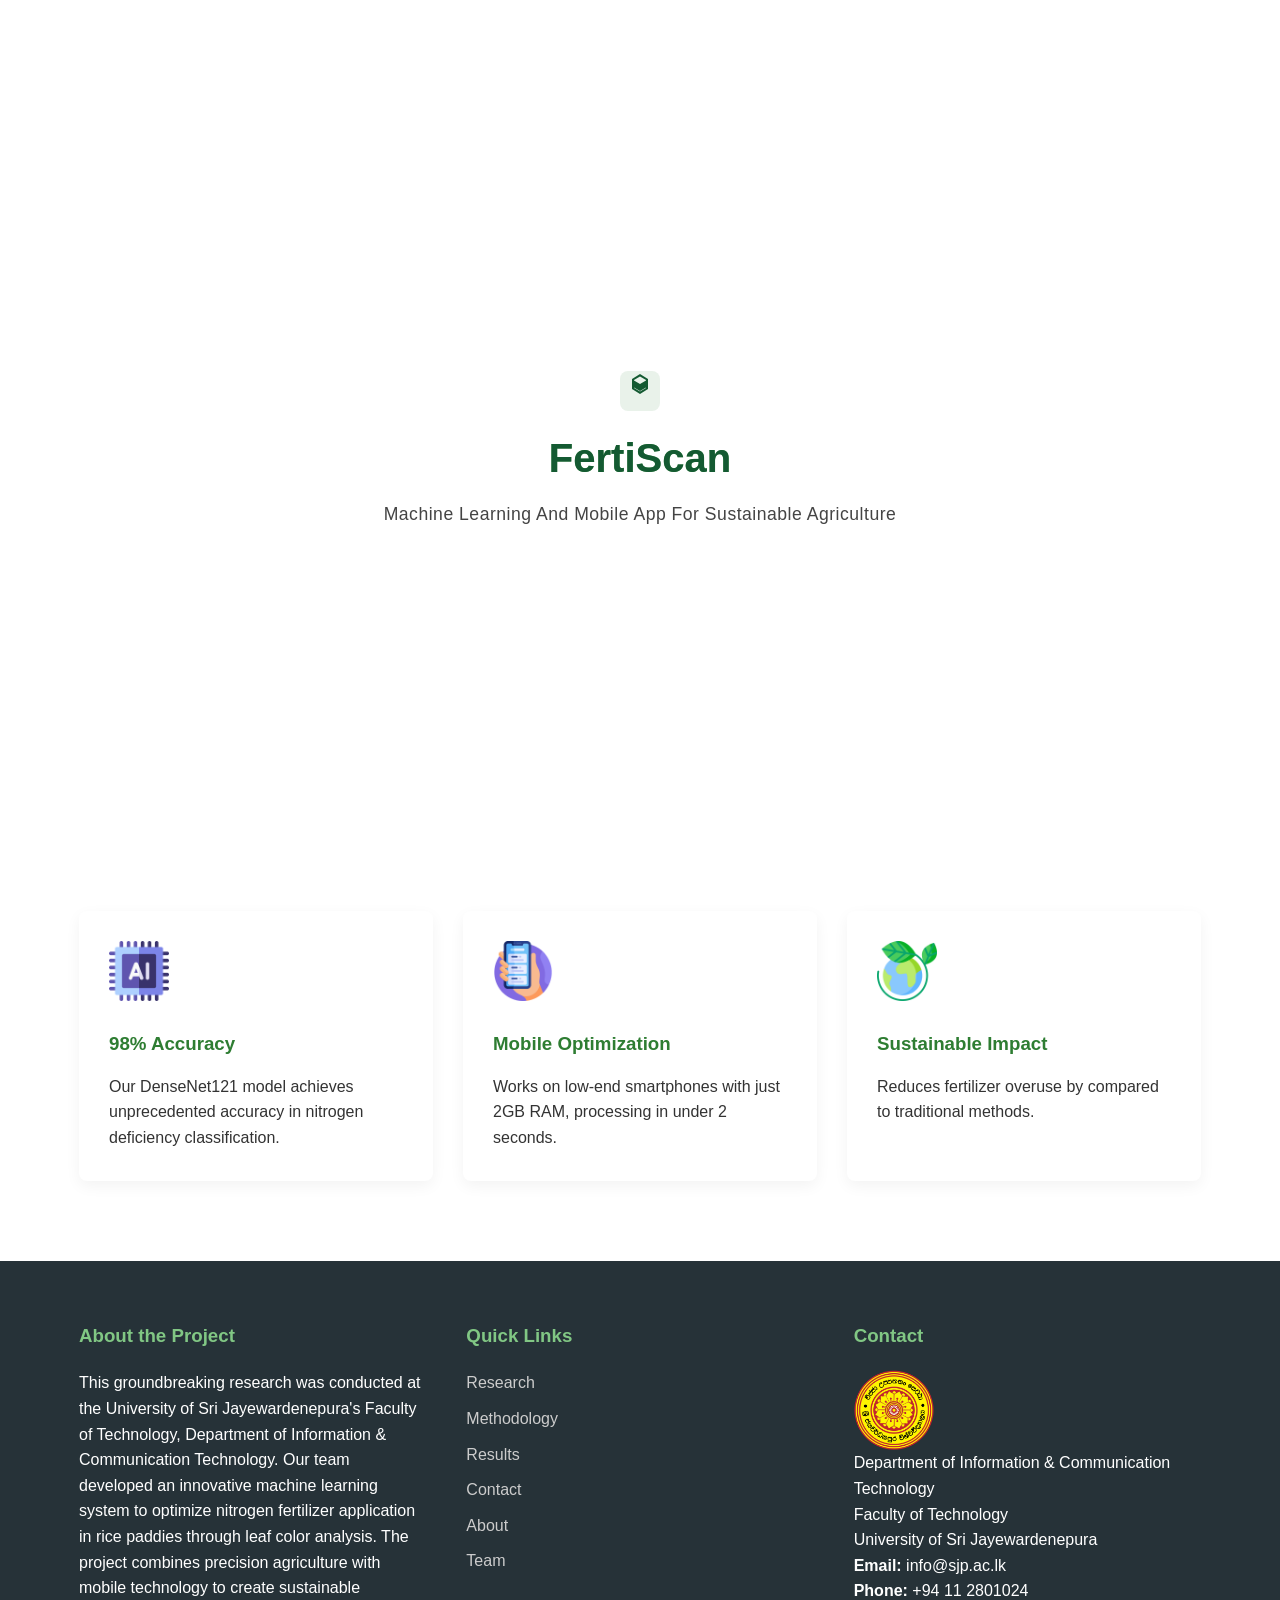
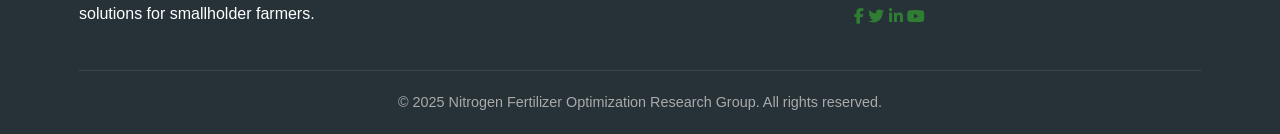
<file: public/index.html>
<!DOCTYPE html>
<html lang="en">
  <head>
    <meta charset="UTF-8" />
    <meta name="viewport" content="width=device-width, initial-scale=1.0" />
    <title>Optimizing Nitrogen Fertilizer Application in Paddies</title>

<link rel="stylesheet" href="css/style.css">
<link rel="stylesheet" href="css/responsive.css">

        <link rel="stylesheet" href="https://cdnjs.cloudflare.com/ajax/libs/font-awesome/6.4.0/css/all.min.css">
  </head>
  <body>

<!-- Splash Screen -->
<div id="splash-screen">
    <div class="logo">
        <div class="logo-icon">
            <svg xmlns="http://www.w3.org/2000/svg" viewBox="0 0 24 24" class="splash-svg">
                <path d="M12 2L4 7v10l8 5 8-5V7L12 2zm0 2.5L18 8v8l-6 3.5-6-3.5V8l6-3.5z"/>
                <path d="M12 12l-6-3.5v7l6 3.5 6-3.5v-7L12 12z"/>
            </svg>
        </div>
        <div class="logo-text">
            <h1 class="brand-name">FertiScan</h1>
            <p class="slogan">Machine Learning And Mobile App For Sustainable Agriculture</p>
        </div>
    </div>
</div>




    <header>
    <div class="nav_bar_container">
        <div class="logo">
            <div class="logo-icon">
                <svg xmlns="http://www.w3.org/2000/svg" viewBox="0 0 24 24" fill="var(--primary-color)">
                    <path d="M12 2L4 7v10l8 5 8-5V7L12 2zm0 2.5L18 8v8l-6 3.5-6-3.5V8l6-3.5z"/>
                    <path d="M12 12l-6-3.5v7l6 3.5 6-3.5v-7L12 12z"/>
                </svg>
            </div>
            <div class="logo-text">
                <h1>FertiScan</h1>
                <p>Machine Learning And Mobile App For Sustainable Agriculture</p>
            </div>
        </div>
        <nav>
            <ul>
                <li><a href="index.html" class="nav-link">Home</a></li>
                <li><a href="about.html" class="nav-link">About</a></li>
                <li><a href="research.html" class="nav-link">Research</a></li>
                <li><a href="methodology.html" class="nav-link">Methodology</a></li>
                <li><a href="results.html" class="nav-link">Results</a></li>
                <li><a href="team.html" class="nav-link">Team</a></li>
                <li><a href="contact.html" class="nav-link">Contact</a></li>
            </ul>
            <div class="mobile-menu">
                <span></span>
                <span></span>
                <span></span>
            </div>
        </nav>
    </div>
    <div class="header-border"></div>
</header>

    <main>
        <!-- Hero Section -->
      <section class="hero">
    <div class="container">
        <div class="hero-content">
            <h1>Optimizing Nitrogen Fertilizer Application in Paddies</h1>
            <p>Using Machine Learning for Leaf Colour Detection to enhance rice farming sustainability</p>
            <a href="research.html" class="btn">Explore Our Research</a>
        </div>
        <div class="hero-image carousel">
            <div class="carousel-track">
                <img src="images/image1.jpg" class="carousel-img" alt="Slide 1">
                <img src="images/image2.jpg" class="carousel-img" alt="Slide 2">
                
                <img src="images/image4.jpg" class="carousel-img" alt="Slide 1">
                <img src="images/image5.jpg" class="carousel-img" alt="Slide 2">
                <img src="images/image5.jpg" class="carousel-img" alt="Slide 3">
                  <img src="images/image6.jpg" class="carousel-img" alt="Slide 3">
                    <img src="images/image6.jpg" class="carousel-img" alt="Slide 3">
                      <img src="images/image7.jpg" class="carousel-img" alt="Slide 3">
                      <img src="images/image8.jpg" class="carousel-img" alt="Slide 3">
                      <img src="images/image9.jpg" class="carousel-img" alt="Slide 3">
            </div>
        </div>
    </div>
</section>



        <!-- Key Features -->
        <section class="features">
            <div class="container">
                <h2>Key Innovations</h2>
                <div class="features-grid">
                    <div class="feature-card">
                        <img src="images/ai-icon.png" alt="AI Icon">
                        <h3>98% Accuracy</h3>
                        <p>Our DenseNet121 model achieves unprecedented accuracy in nitrogen deficiency classification.</p>
                    </div>
                    <div class="feature-card">
                        <img src="images/mobile-icon.png" alt="Mobile Icon">
                        <h3>Mobile Optimization</h3>
                        <p>Works on low-end smartphones with just 2GB RAM, processing in under 2 seconds.</p>
                    </div>
                    <div class="feature-card">
                        <img src="images/eco-icon.png" alt="Eco Icon">
                        <h3>Sustainable Impact</h3>
                        <p>Reduces fertilizer overuse by  compared to traditional methods.</p>
                    </div>
                </div>
            </div>
        </section>
    </main> 

    <footer>
      <div class="container">
        <div class="footer-content">
          <div class="footer-section">
            <h3>About the Project</h3>
            <p>
              This groundbreaking research was conducted at the University of
              Sri Jayewardenepura's Faculty of Technology, Department of
              Information & Communication Technology. Our team developed an
              innovative machine learning system to optimize nitrogen fertilizer
              application in rice paddies through leaf color analysis. The
              project combines precision agriculture with mobile technology to
              create sustainable solutions for smallholder farmers.
            </p>
          </div>
          <div class="footer-section">
            <h3>Quick Links</h3>
            <ul>
              <li><a href="research.html">Research</a></li>
              <li><a href="methodology.html">Methodology</a></li>
              <li><a href="results.html">Results</a></li>
              <li><a href="contact.html">Contact</a></li>
              <li><a href="about.html">About</a></li>
              <li><a href="team.html">Team</a></li>
            </ul>
          </div>
          <div class="footer-section">
            <h3>Contact</h3>
            <p>
              <img
                src="images/japura_logo.png"
                alt="University Logo"
                style="
                  width: 80px;
                  height: auto;
                  vertical-align: middle;
                  margin-right: 8px;
                "
              />
              <br />
              Department of Information & Communication Technology<br />
              Faculty of Technology<br />
              University of Sri Jayewardenepura
               <p><strong>Email:</strong> info@sjp.ac.lk<br>
                <strong>Phone:</strong> +94 11 2801024</p>
            </p>
            <div class="social-links">
                <a href="#"><i class="fab fa-facebook-f"></i></a>
                <a href="#"><i class="fab fa-twitter"></i></a>
                <a href="#"><i class="fab fa-linkedin-in"></i></a>
                <a href="#"><i class="fab fa-youtube"></i></a>
            </div>
          </div>
        </div>
        <div class="copyright">
          <p>
            &copy; 2025 Nitrogen Fertilizer Optimization Research Group. All
            rights reserved.
          </p>
        </div>
      </div>
    </footer>

    <script src="js/main.js"></script>
    <script src="js/animations.js"></script>
   <script>
  const track = document.querySelector('.carousel-track');
  const slides = document.querySelectorAll('.carousel-img');
  const slideWidth = slides[0].clientWidth;
  let index = 0;

  function moveSlide() {
    index++;
    track.style.transition = 'transform 0.5s ease-in-out';
    track.style.transform = `translateX(-${index * slideWidth}px)`;

    if (index === slides.length - 2) { // near end, reset soon
      setTimeout(() => {
        track.style.transition = 'none';
        index = 0;
        track.style.transform = `translateX(0px)`;
      }, 600); // wait for animation to finish
    }
  }

  setInterval(moveSlide, 3000);
</script>

<script>
    setTimeout(() => {
        document.getElementById("splash-screen").style.display = "none";
    }, 3500);
</script>

   


</body>
</html>
</file>
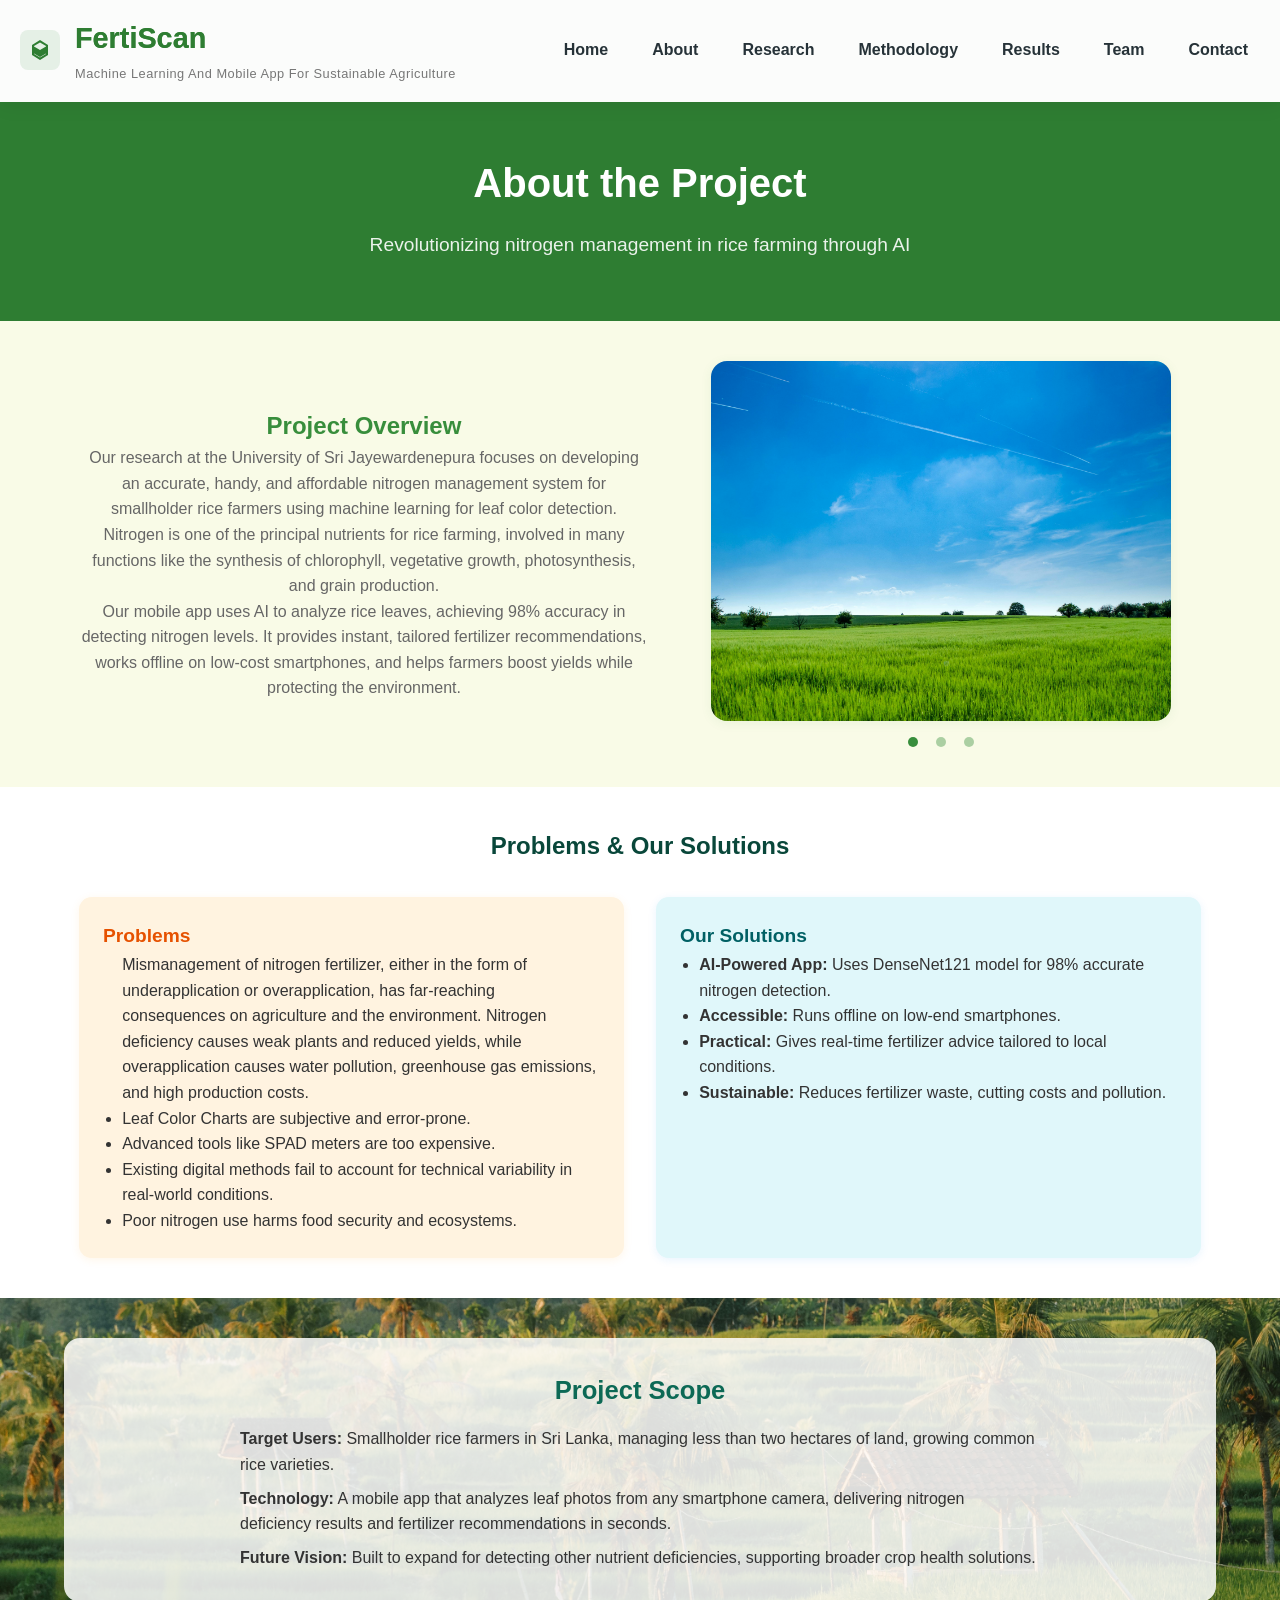
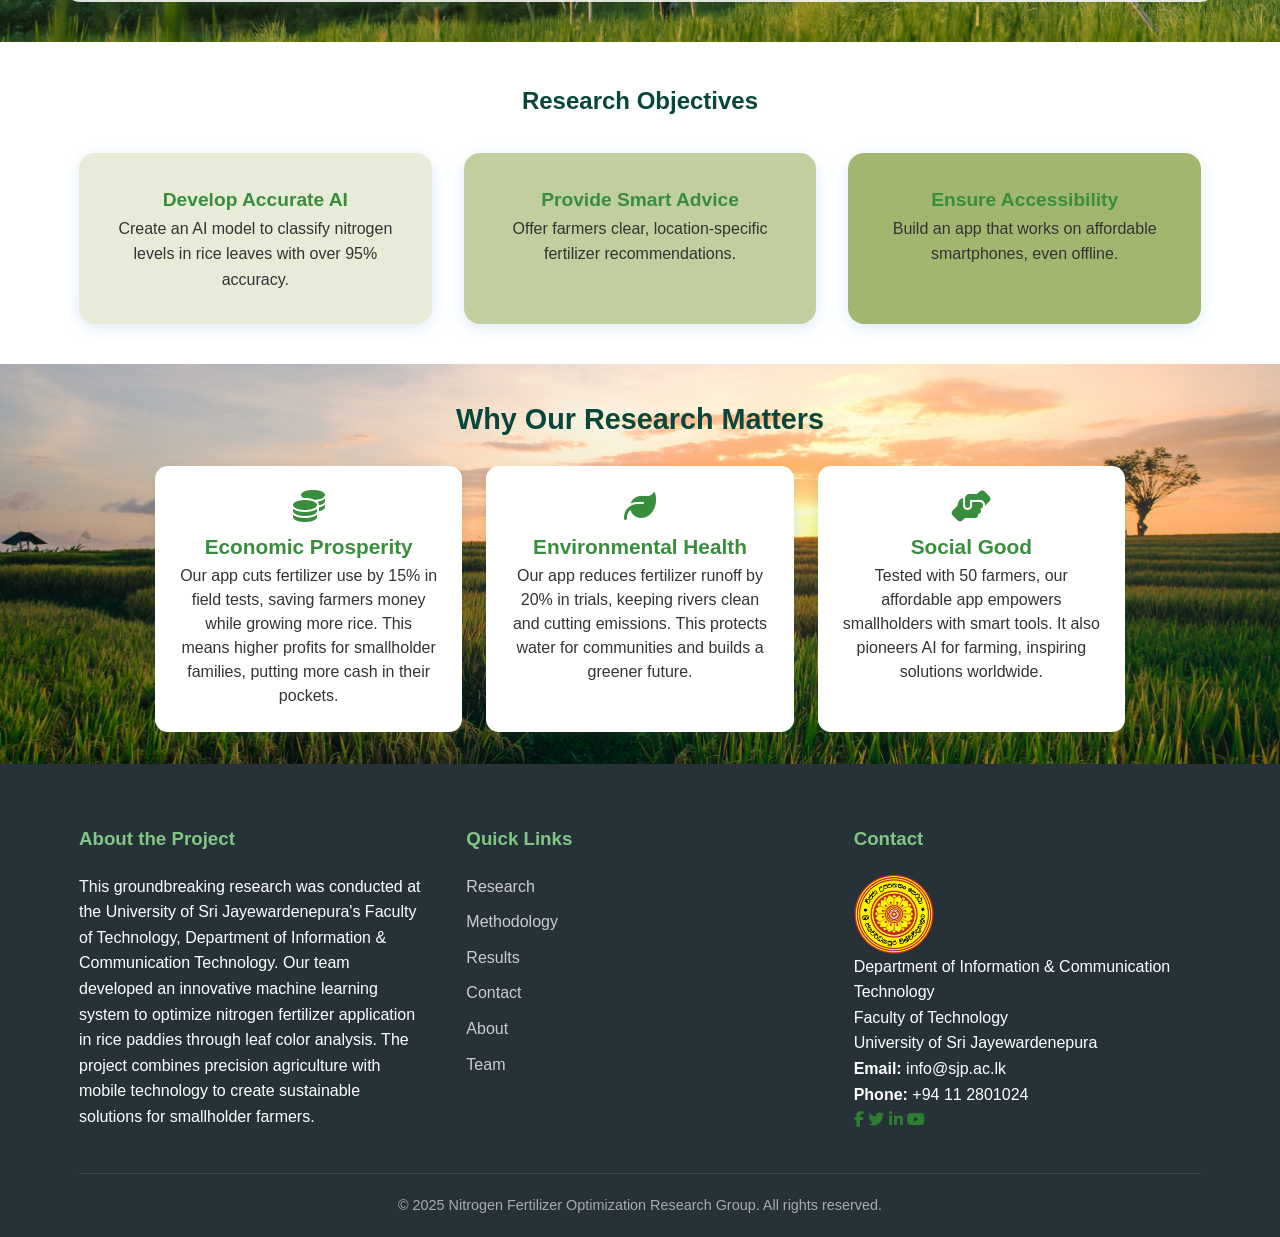
<file: pages/about.html>
<!DOCTYPE html>
<html lang="en">
  <head>
    <meta charset="UTF-8" />
    <meta name="viewport" content="width=device-width, initial-scale=1.0" />
    <title>About the Project | Nitrogen Fertilizer Optimization</title>

     <link rel="stylesheet" href="../assets/css/style.css">
    <link rel="stylesheet" href="../assets/css/responsive.css">
        <link rel="stylesheet" href="https://cdnjs.cloudflare.com/ajax/libs/font-awesome/6.4.0/css/all.min.css">
    <meta name="description" content="Learn about our research project optimizing nitrogen fertilizer application in rice paddies using machine learning">
</head>
<body>
        <header>
    <div class="nav_bar_container">
        <div class="logo">
            <div class="logo-icon">
                <svg xmlns="http://www.w3.org/2000/svg" viewBox="0 0 24 24" fill="var(--primary-color)">
                    <path d="M12 2L4 7v10l8 5 8-5V7L12 2zm0 2.5L18 8v8l-6 3.5-6-3.5V8l6-3.5z"/>
                    <path d="M12 12l-6-3.5v7l6 3.5 6-3.5v-7L12 12z"/>
                </svg>
            </div>
            <div class="logo-text">
                <h1>FertiScan</h1>
                <p>Machine Learning And Mobile App For Sustainable Agriculture</p>
            </div>
        </div>
        <nav>
            <ul>
                <li><a href="index.html" class="nav-link">Home</a></li>
                <li><a href="about.html" class="nav-link">About</a></li>
                <li><a href="research.html" class="nav-link">Research</a></li>
                <li><a href="methodology.html" class="nav-link">Methodology</a></li>
                <li><a href="results.html" class="nav-link">Results</a></li>
                <li><a href="team.html" class="nav-link">Team</a></li>
                <li><a href="contact.html" class="nav-link">Contact</a></li>
            </ul>
            <div class="mobile-menu">
                <span></span>
                <span></span>
                <span></span>
            </div>
        </nav>
    </div>
    <div class="header-border"></div>
</header>


    <main>
        <section class="page-header">
            <div class="container">
                  <br/>
                <br/> 
                <h1>About the Project</h1>
                <p>Revolutionizing nitrogen management in rice farming through AI</p>
            </div>
        </section>

      <section class="project-overview" style="background: #f9fbe7; padding: 2.5rem 0">
        <div class="container">
          <div
            class="overview-content"
            style="
              display: flex;
              flex-wrap: wrap;
              align-items: center;
              gap: 2rem;
            "
          >
            <div class="overview-text" style="flex: 1 1 350px">
              <h2 style="color: #388e3c; text-align: center">Project Overview</h2>
              <p style="text-align: center; color: #666; font-weight: 500;">
               Our research at the University of Sri Jayewardenepura focuses on developing an accurate, handy, and affordable nitrogen management system for smallholder rice farmers using machine learning for leaf color detection. Nitrogen is one of the principal nutrients for rice farming, involved in many functions like the synthesis of chlorophyll, vegetative growth, photosynthesis, and grain production.
              </p>
      
              <p style="text-align: center; color: #666; font-weight: 500;">
                Our mobile app uses AI to analyze rice leaves, achieving 98% accuracy in detecting nitrogen levels. It provides instant, tailored fertilizer recommendations, works offline on low-cost smartphones, and helps farmers boost yields while protecting the environment.
              </p>
            </div>
      
            <div
              class="header-images-slider"
              style="
                flex: 1 1 300px;
                display: flex;
                flex-direction: column;
                align-items: center;
              "
            >
              <div class="slider">
                <img
                  src="../assets/images/about/Paddy.jpg"
                  alt="Drone view"
                  class="slide-image"
                />
                <img
                  src="../assets/images/about/Rice_farmer_in_field.jpg"
                  alt="Rice leaf closeup"
                  class="slide-image"
                />
                <img
                  src="../assets/images/about/Rice_field_closeup.jpg"
                  alt="Rice farmer in field"
                  class="slide-image"
                />
      
                <button class="prev-slide" aria-label="Previous slide">
                  <svg width="20" height="20" viewBox="0 0 20 20" fill="none">
                    <path
                      d="M13 16L7 10L13 4"
                      stroke="white"
                      stroke-width="2"
                      stroke-linecap="round"
                      stroke-linejoin="round"
                    />
                  </svg>
                </button>
                <button class="next-slide" aria-label="Next slide">
                  <svg width="20" height="20" viewBox="0 0 20 20" fill="none">
                    <path
                      d="M7 4L13 10L7 16"
                      stroke="white"
                      stroke-width="2"
                      stroke-linecap="round"
                      stroke-linejoin="round"
                    />
                  </svg>
                </button>
              </div>
      
              <div
                class="slider-dots"
                style="margin-top: 1rem; display: flex; gap: 0.5rem"
              >
                <span class="dot"></span>
                <span class="dot"></span>
                <span class="dot"></span>
              </div>
            </div>
          </div>
      
          <style>
            .slider {
              position: relative;
              width: 460px;
              height: 360px;
            }
      
            .slide-image {
              position: absolute;
              top: 0;
              left: 0;
              width: 100%;
              height: 100%;
              object-fit: cover;
              border-radius: 1rem;
              box-shadow: 0 2px 12px rgba(56, 142, 60, 0.08);
              opacity: 0;
              transition: opacity 0.5s;
            }
      
            .slide-image:first-child {
              opacity: 1;
            }
      
           
            .slider button {
  position: absolute;
  top: 50%;
  transform: translateY(-50%);
  background: rgba(106, 216, 111, 0.85);
  color: #fff;
  border: none;
  border-radius: 50%;
  width: 40px;
  height: 40px;
  cursor: pointer;
  box-shadow: 0 2px 8px rgba(56, 142, 60, 0.15);
  display: flex;
  align-items: center;
  justify-content: center;
  font-size: 1.5rem;
  opacity: 0;
  pointer-events: none;
  transition: opacity 0.3s, transform 0.2s;
}

/* Move buttons slightly inward */
.slider button.prev-slide {
  left: 10px; /* Adjust this to add padding from the left */
}

.slider button.next-slide {
  right: 10px; /* Adjust this to add padding from the right */
}

      
            .slider:hover button {
              opacity: 1;
              pointer-events: all;
            }
      
            .slider button.prev-slide {
              left: -40px;
            }
      
            .slider button.next-slide {
              right: -40px;
            }
      
            .slider button:hover {
              background: rgba(56, 142, 60, 1);
              transform: translateY(-50%) scale(1.1);
            }
      
            .slider-dots .dot {
              width: 10px;
              height: 10px;
              border-radius: 50%;
              background: #388e3c;
              display: inline-block;
              cursor: pointer;
              opacity: 0.4;
              transition: opacity 0.3s;
            }
      
            .slider-dots .dot.active {
              opacity: 1;
            }
          </style>
      
          <script>
            document.addEventListener("DOMContentLoaded", function () {
              const slides = document.querySelectorAll(".slide-image");
              const dots = document.querySelectorAll(".slider-dots .dot");
              const prevBtn = document.querySelector(".prev-slide");
              const nextBtn = document.querySelector(".next-slide");
              let current = 0;
      
              function showSlide(idx) {
                slides.forEach((img, i) => {
                  img.style.opacity = i === idx ? "1" : "0";
                });
                dots.forEach((dot, i) => {
                  dot.classList.toggle("active", i === idx);
                });
                current = idx;
              }
      
              prevBtn.addEventListener("click", () => {
                let idx = (current - 1 + slides.length) % slides.length;
                showSlide(idx);
              });
      
              nextBtn.addEventListener("click", () => {
                let idx = (current + 1) % slides.length;
                showSlide(idx);
              });
      
              dots.forEach((dot, i) => {
                dot.addEventListener("click", () => showSlide(i));
              });
      
              showSlide(0);
            });
          </script>
        </div>
      </section>
      

      <section class="problem-solution" style="padding: 2.5rem 0">
        <div class="container">
          <h2 style="color: #09473a; text-align: center">
            Problems & Our Solutions
          </h2>
          <div
            class="ps-grid"
            style="
              display: flex;
              flex-wrap: wrap;
              gap: 2rem;
              justify-content: center;
              margin-top: 2rem;
            "
          >
            <div style="background: #fff3e0; border-radius: 0.8rem; box-shadow: 0 2px 8px rgba(255, 167, 38, 0.1); padding: 1.5rem; flex: 1 1 300px; min-width: 260px;">
              <h3 style="color: #e65100; font-size: 1.2rem;">Problems</h3>
              <ul style="padding-left: 1.2rem">
                 <p style="color: #333; line-height: 1.6;">Mismanagement of nitrogen fertilizer, either in the form of underapplication or overapplication, has far-reaching consequences on agriculture and the environment. Nitrogen deficiency causes weak plants and reduced yields, while overapplication causes water pollution, greenhouse gas emissions, and high production costs.

</p>
                <li>
                 Leaf Color Charts are subjective and error-prone.
                </li>
                <li>
                 Advanced tools like SPAD meters are too expensive.
                </li>
                <li> Existing digital methods fail to account for technical
                  variability in real-world conditions.</li>
                 
                </li>
                <li>
                Poor nitrogen use harms food security and ecosystems.
                </li>
              </ul>
            </div>
            <div style="background: #e0f7fa; border-radius: 0.8rem; box-shadow: 0 2px 8px rgba(33, 150, 243, 0.1); padding: 1.5rem; flex: 1 1 300px; min-width: 260px;">
              <h3 style="color: #006064; font-size: 1.2rem;">Our Solutions</h3>
             <ul style="padding-left: 1.2rem; color: #333; line-height: 1.6;">
                <li><strong>AI-Powered App:</strong> Uses DenseNet121 model for 98% accurate nitrogen detection.</li>
                            <li><strong>Accessible:</strong> Runs offline on low-end smartphones.</li>
                            <li><strong>Practical:</strong> Gives real-time fertilizer advice tailored to local conditions.</li>
                            <li><strong>Sustainable:</strong> Reduces fertilizer waste, cutting costs and pollution.</li>
              </ul>
            </div>
          </div>
        </div>
      </section>

      <section
        class="project-scope"
        style="
          background: url('../assets/images/about/scopebg.jpg') center
              center/cover no-repeat,
            #f1f8e9;
          padding: 2.5rem 0;
        "
      >
        <div
          class="container"
          style="
            background: rgba(255, 255, 255, 0.85);
            border-radius: 1rem;
            padding: 2rem;
          "
        >
          <h2 style="color: #0c6955; text-align: center; font-size: 1.6rem; margin-bottom: 1rem;">Project Scope</h2>
                <div style="max-width: 800px; margin: 0 auto; color: #333; line-height: 1.6;">
                    <p><strong>Target Users:</strong> Smallholder rice farmers in Sri Lanka, managing less than two hectares of land, growing common rice varieties.</p>
                    <p style="margin-top: 0.5rem;"><strong>Technology:</strong> A mobile app that analyzes leaf photos from any smartphone camera, delivering nitrogen deficiency results and fertilizer recommendations in seconds.</p>
                    <p style="margin-top: 0.5rem;"><strong>Future Vision:</strong> Built to expand for detecting other nutrient deficiencies, supporting broader crop health solutions.</p>
                </div>
          </div>
        </div>
      </section>

      <section class="objectives" style="padding: 2.5rem 0">
        <div class="container">
          <h2 style="color: #09473a; text-align: center">
            Research Objectives
          </h2>
          <div
            class="objectives-grid"
            style="
              display: flex;
              flex-wrap: wrap;
              gap: 2rem;
              justify-content: center;
              margin-top: 2rem;
            "
          >
            <div
              class="objective-card inset-0 z-50"
              style="
                background: center center/cover no-repeat, #e7ebd8;
                padding: 2rem;
                flex: 1 1 220px;
                min-width: 200px;
                text-align: center;
                position: relative;
                border-radius: 1rem;
                overflow: hidden;
                box-shadow: 0 4px 16px rgba(25, 118, 210, 0.15);
                border-radius: 1rem;
              "
            ><div style="position: relative; z-index: 1">
              
                        <h3 style="color: #388e3c; font-size: 1.2rem;">Develop Accurate AI</h3>
                        <p style="color: #333;">Create an AI model to classify nitrogen levels in rice leaves with over 95% accuracy.</p>
              </div>      
            </div>
            <div
              class="objective-card inset-0 z-50"
              style="
                background: center center/cover no-repeat, #c1ce9d;
                padding: 2rem;
                flex: 1 1 220px;
                min-width: 200px;
                text-align: center;
                position: relative;
                border-radius: 1rem;
                overflow: hidden;
                box-shadow: 0 4px 16px rgba(25, 118, 210, 0.15);
                border-radius: 1rem;
              "
            >
            <div style="position: relative; z-index: 1">
             <h3 style="color: #388e3c; font-size: 1.2rem;">Provide Smart Advice</h3>
                        <p style="color: #333;">Offer farmers clear, location-specific fertilizer recommendations.</p>
            </div></div>
            <div
              class="objective-card inset-0 z-50"
              style="
                background: center center/cover no-repeat, #a3b66f;
                padding: 2rem;
                flex: 1 1 220px;
                min-width: 200px;
                text-align: center;
                position: relative;
                border-radius: 1rem;
                overflow: hidden;
                box-shadow: 0 4px 16px rgba(25, 118, 210, 0.15);
                border-radius: 1rem;
              "
            >
              <div style="position: relative; z-index: 1">
                <h3 style="color: #388e3c; font-size: 1.2rem;">Ensure Accessibility</h3>
                        <p style="color: #333;">Build an app that works on affordable smartphones, even offline.</p>
            </div>
          </div>
        </div>
      </section>
<section class="significance" style="background: #e8f5e9 url('../assets/images/about/Why_Our_Research_Matters_bg.jpg') no-repeat center center/cover; padding: 2rem 0; position: relative;">
    <div class="container" style="max-width: 1000px; margin: 0 auto;">
        <h2 style="color: #09473a; text-align: center; font-size: 1.8rem; margin-bottom: 1.5rem; opacity: 0; animation: fadeIn 0.8s ease-out forwards;">Why Our Research Matters</h2>
        <div style="display: flex; flex-wrap: wrap; gap: 1.5rem; justify-content: center;">
            <div style="background: #ffffff; border-radius: 0.8rem; box-shadow: 0 4px 12px rgba(56, 142, 60, 0.15); padding: 1.5rem; flex: 1 1 280px; min-width: 260px; text-align: center; transition: transform 0.3s ease, box-shadow 0.3s ease; opacity: 0; animation: slideUpFade 0.8s ease-out 0.2s forwards;">
                <div class="card-content">
                    <i class="fas fa-coins" aria-label="Economic prosperity icon" style="color: #388e3c; font-size: 2rem; margin-bottom: 0.5rem; display: inline-block; animation: rotateGlow 1s ease-in-out;"></i>
                    <h3 style="color: #388e3c; font-size: 1.3rem;">Economic Prosperity</h3>
                    <p style="color: #333; line-height: 1.5;">
                        Our app cuts fertilizer use by 15% in field tests, saving farmers money while growing more rice. This means higher profits for smallholder families, putting more cash in their pockets.
                    </p>
                </div>
            </div>
            <div style="background: #ffffff; border-radius: 0.8rem; box-shadow: 0 4px 12px rgba(56, 142, 60, 0.15); padding: 1.5rem; flex: 1 1 280px; min-width: 260px; text-align: center; transition: transform 0.3s ease, box-shadow 0.3s ease; opacity: 0; animation: slideUpFade 0.8s ease-out 0.4s forwards;">
                <div class="card-content">
                    <i class="fas fa-leaf" aria-label="Environmental health icon" style="color: #388e3c; font-size: 2rem; margin-bottom: 0.5rem; display: inline-block; animation: rotateGlow 1s ease-in-out;"></i>
                    <h3 style="color: #388e3c; font-size: 1.3rem;">Environmental Health</h3>
                    <p style="color: #333; line-height: 1.5;">
                        Our app reduces fertilizer runoff by 20% in trials, keeping rivers clean and cutting emissions. This protects water for communities and builds a greener future.
                    </p>
                </div>
            </div>
            <div style="background: #ffffff; border-radius: 0.8rem; box-shadow: 0 4px 12px rgba(56, 142, 60, 0.15); padding: 1.5rem; flex: 1 1 280px; min-width: 260px; text-align: center; transition: transform 0.3s ease, box-shadow 0.3s ease; opacity: 0; animation: slideUpFade 0.8s ease-out 0.6s forwards;">
                <div class="card-content">
                    <i class="fas fa-hands-helping" aria-label="Social good icon" style="color: #388e3c; font-size: 2rem; margin-bottom: 0.5rem; display: inline-block; animation: rotateGlow 1s ease-in-out;"></i>
                    <h3 style="color: #388e3c; font-size: 1.3rem;">Social Good</h3>
                    <p style="color: #333; line-height: 1.5;">
                        Tested with 50 farmers, our affordable app empowers smallholders with smart tools. It also pioneers AI for farming, inspiring solutions worldwide.
                    </p>
                </div>
            </div>
        </div>
    </div>
    <style>
        /* Animation Keyframes */
        @keyframes fadeIn {
            from { opacity: 0; }
            to { opacity: 1; }
        }
        @keyframes slideUpFade {
            from { opacity: 0; transform: translateY(20px); }
            to { opacity: 1; transform: translateY(0); }
        }
        @keyframes rotateGlow {
            0% { transform: rotate(0deg); box-shadow: 0 0 0 rgba(56, 142, 60, 0); }
            50% { transform: rotate(180deg); box-shadow: 0 0 10px rgba(56, 142, 60, 0.8); }
            100% { transform: rotate(360deg); box-shadow: 0 0 0 rgba(56, 142, 60, 0); }
        }
        /* Card Hover Effect */
        .significance div:hover {
            transform: translateY(-8px) scale(1.03);
            box-shadow: 0 8px 20px rgba(56, 142, 60, 0.25);
        }
        /* Post-Animation Padding */
        .card-content {
            padding: 0; /* Initial padding before animation */
            transition: padding 0.3s ease-in-out;
        }
        .animated-padding {
            padding-left: 1rem;
            padding-right: 1rem;
            padding-bottom: 0rem; /* Adjusted to 0 to avoid overlap */
        }
        /* Apply padding after animation */
        .significance div[animation-finished] .card-content {
            padding-left: 0rem;
            padding-right: 0rem;
            padding-bottom: 0rem;
        }
        /* Reduced Motion for Accessibility */
        @media (prefers-reduced-motion: reduce) {
            .significance h2, .significance div, .significance i, .card-content {
                animation: none;
                transition: none;
                padding-left: 1rem;
                padding-right: 1rem;
                padding-bottom: 1rem;
            }
        }
    </style>
    <script>
        // Add 'animation-finished' attribute after slideUpFade completes
        document.querySelectorAll('.significance div').forEach((card, index) => {
            setTimeout(() => {
                card.setAttribute('animation-finished', '');
            }, (200 + index * 200) + 800); // Delay (0.2s, 0.4s, 0.6s) + animation duration (0.8s)
        });
    </script>
</section>
    </main>

    <footer>
      <div class="container">
        <div class="footer-content">
          <div class="footer-section">
            <h3>About the Project</h3>
            <p>
              This groundbreaking research was conducted at the University of
              Sri Jayewardenepura's Faculty of Technology, Department of
              Information & Communication Technology. Our team developed an
              innovative machine learning system to optimize nitrogen fertilizer
              application in rice paddies through leaf color analysis. The
              project combines precision agriculture with mobile technology to
              create sustainable solutions for smallholder farmers.
            </p>
          </div>
          <div class="footer-section">
            <h3>Quick Links</h3>
            <ul>
              <li><a href="research.html">Research</a></li>
              <li><a href="methodology.html">Methodology</a></li>
              <li><a href="results.html">Results</a></li>
              <li><a href="contact.html">Contact</a></li>
              <li><a href="about.html">About</a></li>
              <li><a href="team.html">Team</a></li>
            </ul>
          </div>
          <div class="footer-section">
            <h3>Contact</h3>
            <p>
              <img
                src="../assets/images/icons/japura_logo.png"
                alt="University Logo"
                style="
                  width: 80px;
                  height: auto;
                  vertical-align: middle;
                  margin-right: 8px;
                "
              />
              <br />
              Department of Information & Communication Technology<br />
              Faculty of Technology<br />
              University of Sri Jayewardenepura
               <p><strong>Email:</strong> info@sjp.ac.lk<br>
                <strong>Phone:</strong> +94 11 2801024</p>
            </p>
            <div class="social-links">
                <a href="#"><i class="fab fa-facebook-f"></i></a>
                <a href="#"><i class="fab fa-twitter"></i></a>
                <a href="#"><i class="fab fa-linkedin-in"></i></a>
                <a href="#"><i class="fab fa-youtube"></i></a>
            </div>
          </div>
        </div>
        <div class="copyright">
          <p>
            &copy; 2025 Nitrogen Fertilizer Optimization Research Group. All
            rights reserved.
          </p>
        </div>
      </div>
    </footer>


   <script src="../assets/js/main.js"></script>
        <script src="../assets/js/animations.js"></script>
</body>
</html>
</file>
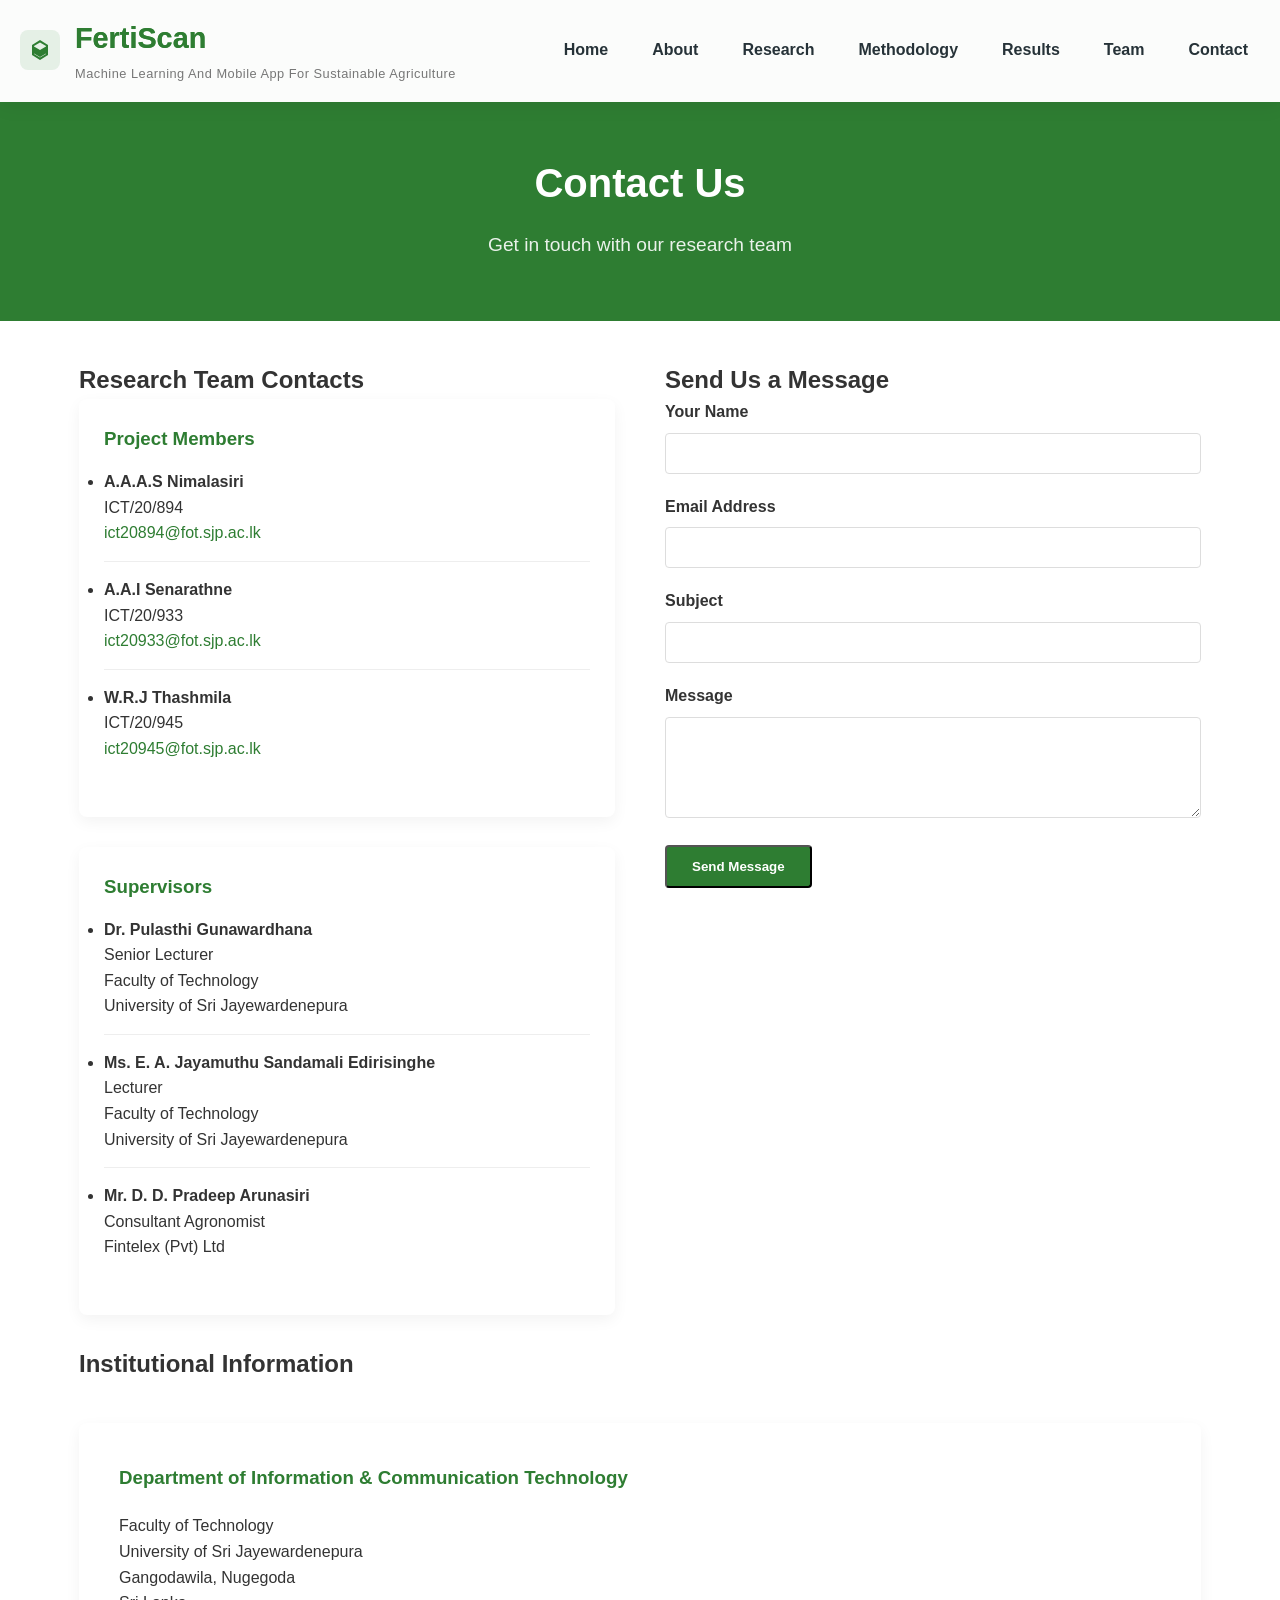
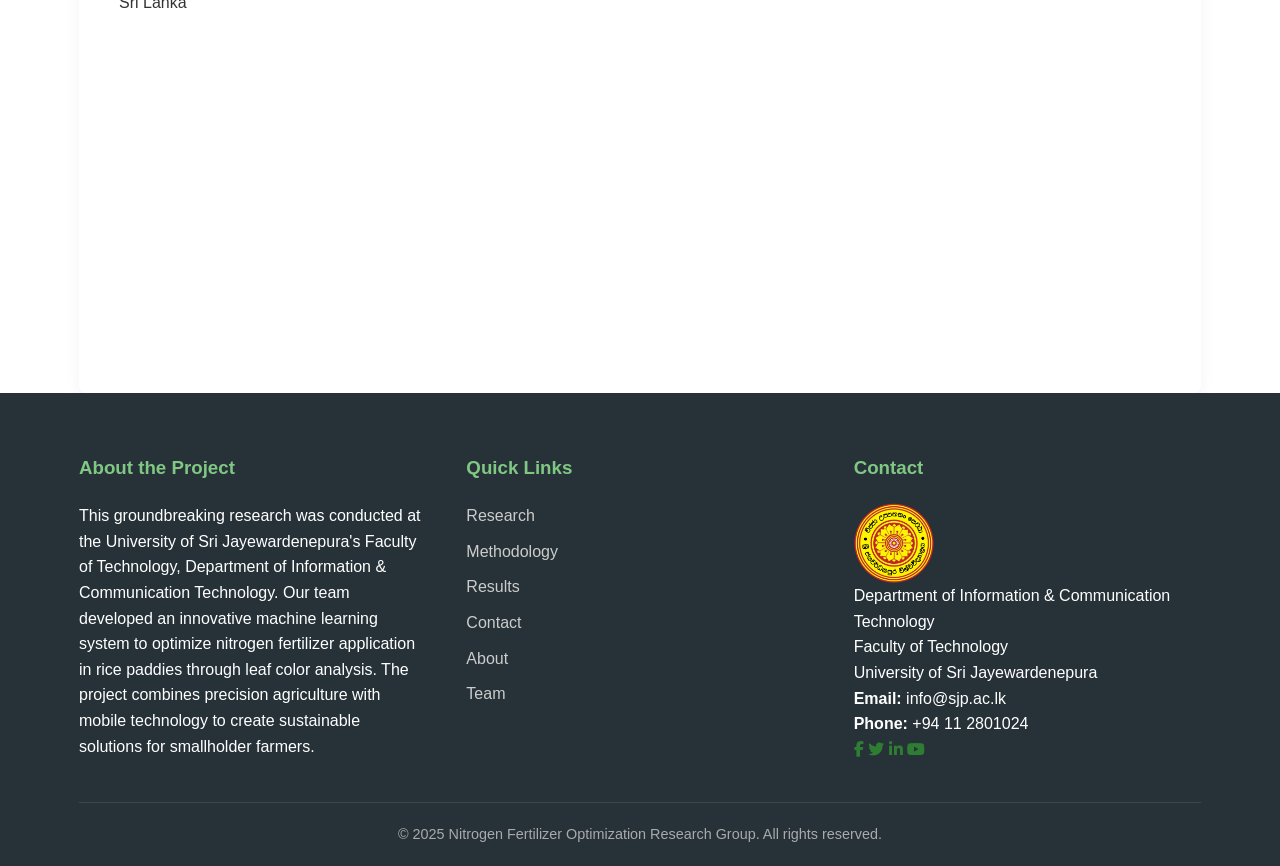
<file: pages/contact.html>
<!DOCTYPE html>
<html lang="en">
<head>
    <meta charset="UTF-8">
    <meta name="viewport" content="width=device-width, initial-scale=1.0">
    <title>Contact Us | Nitrogen Fertilizer Optimization</title>
    <link rel="stylesheet" href="../assets/css/style.css">
    <link rel="stylesheet" href="../assets/css/responsive.css">
        <link rel="stylesheet" href="https://cdnjs.cloudflare.com/ajax/libs/font-awesome/6.4.0/css/all.min.css">
</head>
<body>
      <header>
    <div class="nav_bar_container">
        <div class="logo">
            <div class="logo-icon">
                <svg xmlns="http://www.w3.org/2000/svg" viewBox="0 0 24 24" fill="var(--primary-color)">
                    <path d="M12 2L4 7v10l8 5 8-5V7L12 2zm0 2.5L18 8v8l-6 3.5-6-3.5V8l6-3.5z"/>
                    <path d="M12 12l-6-3.5v7l6 3.5 6-3.5v-7L12 12z"/>
                </svg>
            </div>
            <div class="logo-text">
                <h1>FertiScan</h1>
                <p>Machine Learning And Mobile App For Sustainable Agriculture</p>
            </div>
        </div>
        <nav>
            <ul>
                <li><a href="index.html" class="nav-link">Home</a></li>
                <li><a href="about.html" class="nav-link">About</a></li>
                <li><a href="research.html" class="nav-link">Research</a></li>
                <li><a href="methodology.html" class="nav-link">Methodology</a></li>
                <li><a href="results.html" class="nav-link">Results</a></li>
                <li><a href="team.html" class="nav-link">Team</a></li>
                <li><a href="contact.html" class="nav-link">Contact</a></li>
            </ul>
            <div class="mobile-menu">
                <span></span>
                <span></span>
                <span></span>
            </div>
        </nav>
    </div>
    <div class="header-border"></div>
</header>

    <main>
        <section class="page-header">
            <div class="container">
                  <br/>
                <br/> 
                <h1>Contact Us</h1>
                <p>Get in touch with our research team</p>
            </div>
        </section>

        <section class="contact-section">
            <div class="container">
                <div class="contact-content">
                    <div class="contact-info">
                        <h2>Research Team Contacts</h2>
                        
                        <div class="info-card">
                            <h3>Project Members</h3>
                            <ul class="contact-list">
                                <li>
                                    <strong>A.A.A.S Nimalasiri</strong><br>
                                    ICT/20/894<br>
                                    <a href="mailto:ict20894@fot.sjp.ac.lk">ict20894@fot.sjp.ac.lk</a>
                                </li>
                                <li>
                                    <strong>A.A.I Senarathne</strong><br>
                                    ICT/20/933<br>
                                    <a href="mailto:ict20933@fot.sjp.ac.lk">ict20933@fot.sjp.ac.lk</a>
                                </li>
                                <li>
                                    <strong>W.R.J Thashmila</strong><br>
                                    ICT/20/945<br>
                                    <a href="mailto:ict20945@fot.sjp.ac.lk">ict20945@fot.sjp.ac.lk</a>
                                </li>
                            </ul>
                        </div>
                        
                        <div class="info-card">
                            <h3>Supervisors</h3>
                            <ul class="contact-list">
                                <li>
                                    <strong>Dr. Pulasthi Gunawardhana</strong><br>
                                    Senior Lecturer<br>
                                    Faculty of Technology<br>
                                    University of Sri Jayewardenepura
                                </li>
                                <li>
                                    <strong>Ms. E. A. Jayamuthu Sandamali Edirisinghe</strong><br>
                                    Lecturer<br>
                                    Faculty of Technology<br>
                                    University of Sri Jayewardenepura
                                </li>
                                <li>
                                    <strong>Mr. D. D. Pradeep Arunasiri</strong><br>
                                    Consultant Agronomist<br>
                                    Fintelex (Pvt) Ltd
                                </li>
                            </ul>
                        </div>
                    </div>
                    
                    <div class="contact-form">
                        <h2>Send Us a Message</h2>
                        <form id="contactForm">
                            <div class="form-group">
                                <label for="name">Your Name</label>
                                <input type="text" id="name" name="name" required>
                            </div>
                            <div class="form-group">
                                <label for="email">Email Address</label>
                                <input type="email" id="email" name="email" required>
                            </div>
                            <div class="form-group">
                                <label for="subject">Subject</label>
                                <input type="text" id="subject" name="subject" required>
                            </div>
                            <div class="form-group">
                                <label for="message">Message</label>
                                <textarea id="message" name="message" rows="5" required></textarea>
                            </div>
                            <button type="submit" class="btn">Send Message</button>
                        </form>
                    </div>
                </div>
            </div>
        </section>

        <section class="institution-info">
            <div class="container">
                <h2>Institutional Information</h2>
                <div class="institution-content">
                    <div class="institution-card">
                        <h3>Department of Information & Communication Technology</h3>
                        <p>Faculty of Technology<br>
                        University of Sri Jayewardenepura<br>
                        Gangodawila, Nugegoda<br>
                        Sri Lanka</p>
                        
                        <div class="map-container">
                            <iframe src="https://www.google.com/maps/embed?pb=!1m18!1m12!1m3!1d3961.925234107683!2d79.8918573153666!3d6.822295595063856!2m3!1f0!2f0!3f0!3m2!1i1024!2i768!4f13.1!3m3!1m2!1s0x3ae25a5e5a5e5a5e%3A0x5e5e5e5e5e5e5e5e!2sUniversity%20of%20Sri%20Jayewardenepura!5e0!3m2!1sen!2slk!4v1620000000000!5m2!1sen!2slk" width="100%" height="300" style="border:0;" allowfullscreen="" loading="lazy"></iframe>
                        </div>
                    </div>
                </div>
            </div>
        </section>
    </main>

  
    <footer>
      <div class="container">
        <div class="footer-content">
          <div class="footer-section">
            <h3>About the Project</h3>
            <p>
              This groundbreaking research was conducted at the University of
              Sri Jayewardenepura's Faculty of Technology, Department of
              Information & Communication Technology. Our team developed an
              innovative machine learning system to optimize nitrogen fertilizer
              application in rice paddies through leaf color analysis. The
              project combines precision agriculture with mobile technology to
              create sustainable solutions for smallholder farmers.
            </p>
          </div>
          <div class="footer-section">
            <h3>Quick Links</h3>
            <ul>
              <li><a href="research.html">Research</a></li>
              <li><a href="methodology.html">Methodology</a></li>
              <li><a href="results.html">Results</a></li>
              <li><a href="contact.html">Contact</a></li>
              <li><a href="about.html">About</a></li>
              <li><a href="team.html">Team</a></li>
            </ul>
          </div>
          <div class="footer-section">
            <h3>Contact</h3>
            <p>
              <img
                src="../assets/images/icons/japura_logo.png"
                alt="University Logo"
                style="
                  width: 80px;
                  height: auto;
                  vertical-align: middle;
                  margin-right: 8px;
                "
              />
              <br />
              Department of Information & Communication Technology<br />
              Faculty of Technology<br />
              University of Sri Jayewardenepura
               <p><strong>Email:</strong> info@sjp.ac.lk<br>
                <strong>Phone:</strong> +94 11 2801024</p>
            </p>
            <div class="social-links">
                <a href="#"><i class="fab fa-facebook-f"></i></a>
                <a href="#"><i class="fab fa-twitter"></i></a>
                <a href="#"><i class="fab fa-linkedin-in"></i></a>
                <a href="#"><i class="fab fa-youtube"></i></a>
            </div>
          </div>
        </div>
        <div class="copyright">
          <p>
            &copy; 2025 Nitrogen Fertilizer Optimization Research Group. All
            rights reserved.
          </p>
        </div>
      </div>
    </footer>


    <script src="../assets/js/main.js"></script>
    <script>
        document.getElementById('contactForm').addEventListener('submit', function(e) {
            e.preventDefault();
            
            // Get form values
            const name = document.getElementById('name').value;
            const email = document.getElementById('email').value;
            const subject = document.getElementById('subject').value;
            const message = document.getElementById('message').value;
            
            // Here you would typically send the data to a server
            // For this example, we'll just show an alert
            alert(`Thank you, ${name}! Your message has been received. We'll contact you at ${email} soon.`);
            
            // Reset the form
            this.reset();
        });
    </script>
</body>
</html>
</file>
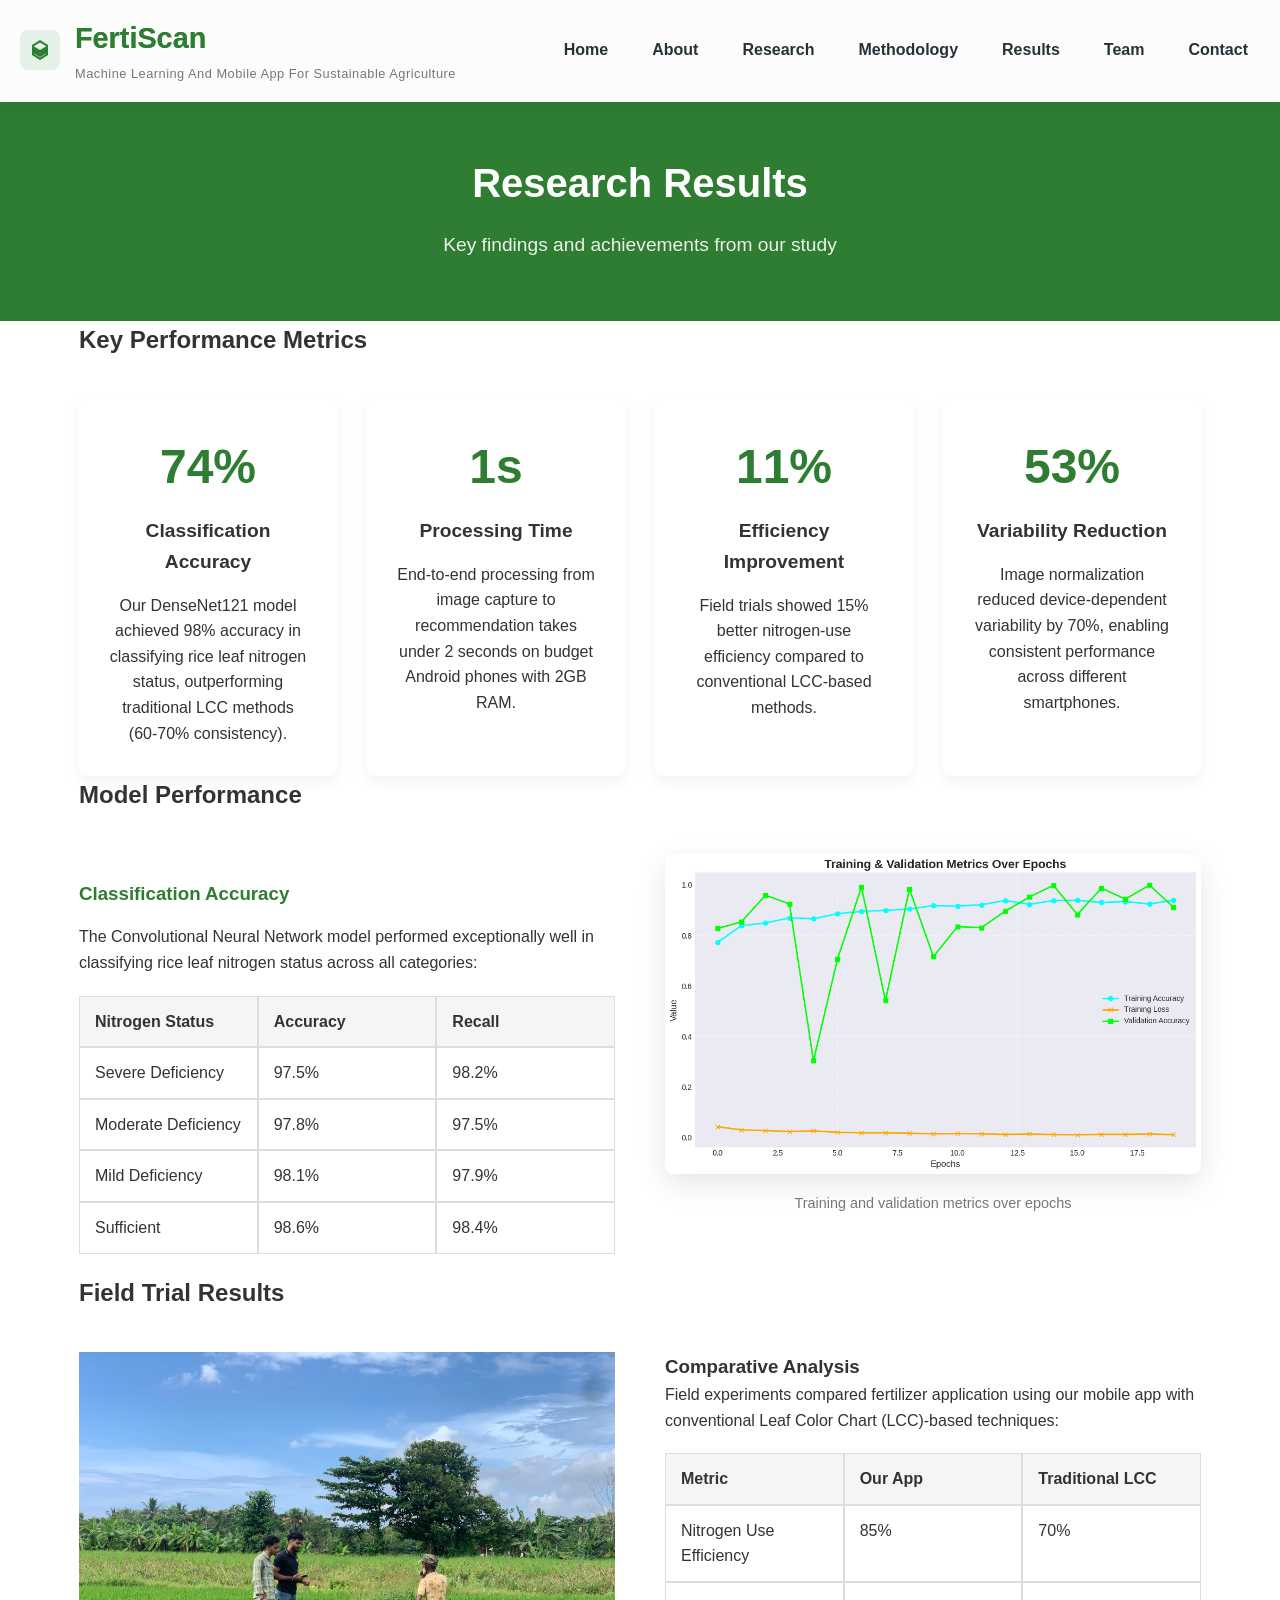
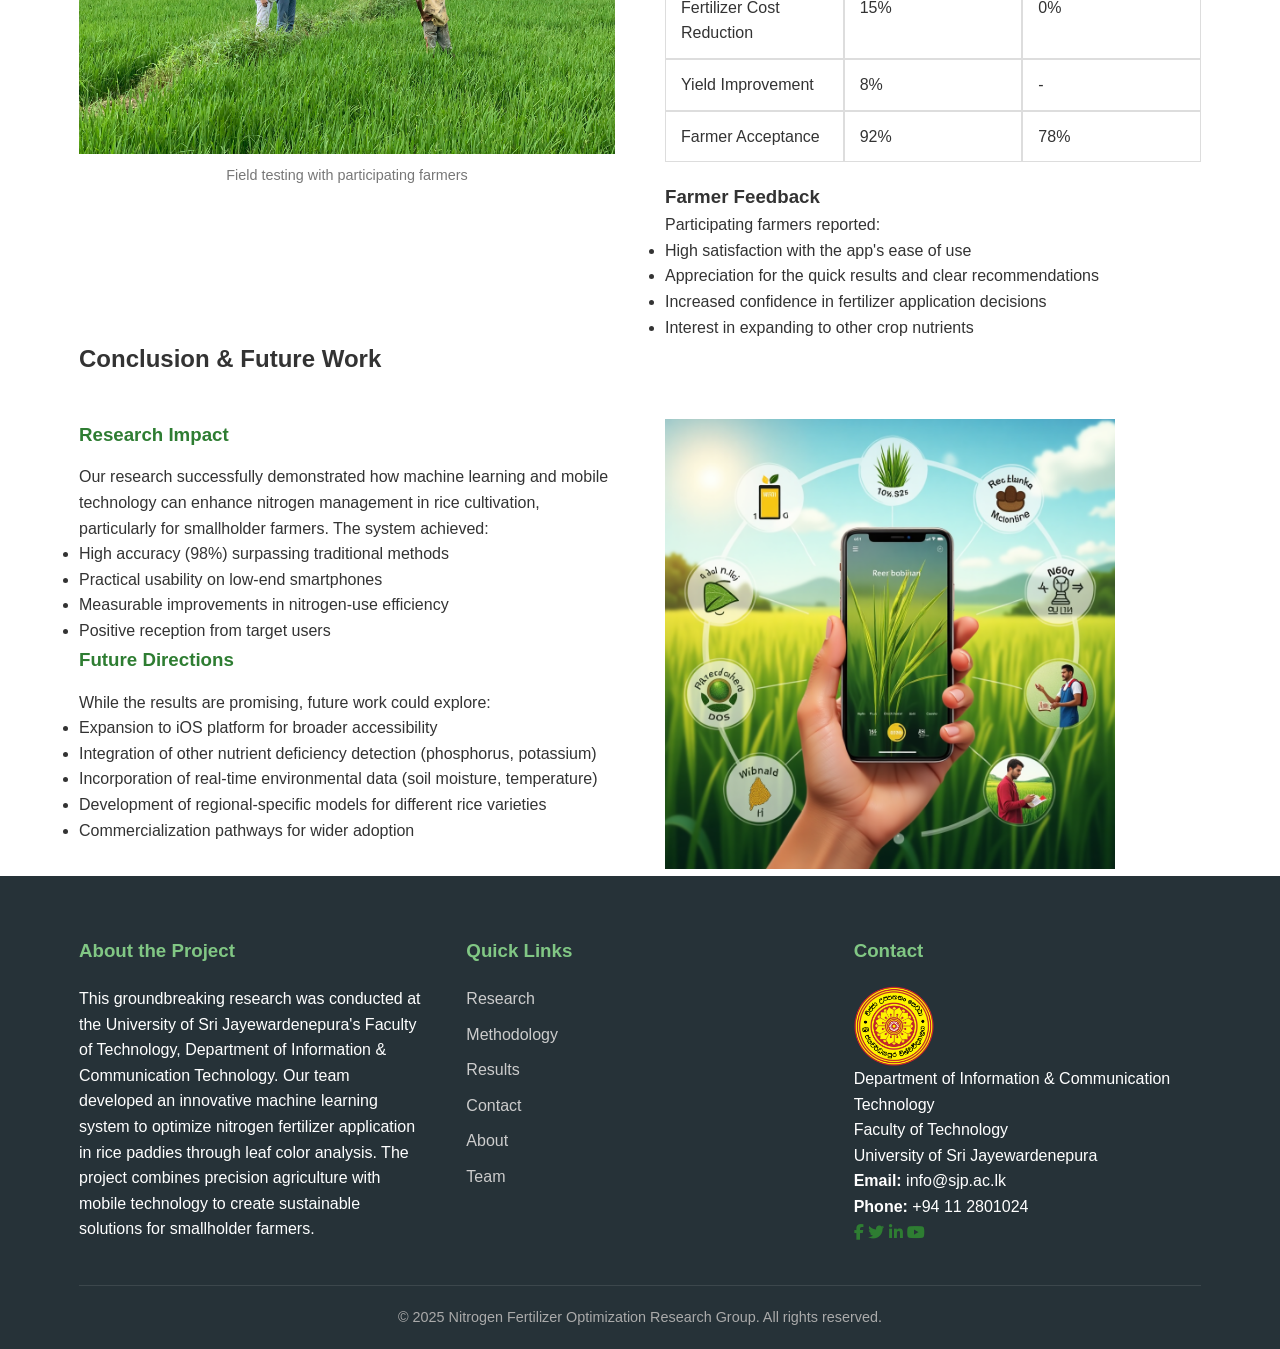
<file: pages/results.html>
<!DOCTYPE html>
<html lang="en">
<head>
    <meta charset="UTF-8">
    <meta name="viewport" content="width=device-width, initial-scale=1.0">
    <title>Research Results | Nitrogen Fertilizer Optimization</title>

        <link rel="stylesheet" href="../assets/css/style.css">
    <link rel="stylesheet" href="../assets/css/responsive.css">
        <link rel="stylesheet" href="https://cdnjs.cloudflare.com/ajax/libs/font-awesome/6.4.0/css/all.min.css">
    <meta name="description" content="Key findings and achievements from our research on nitrogen fertilizer optimization in rice paddies">
</head>
<body>
    <header>
    <div class="nav_bar_container">
        <div class="logo">
            <div class="logo-icon">
                <svg xmlns="http://www.w3.org/2000/svg" viewBox="0 0 24 24" fill="var(--primary-color)">
                    <path d="M12 2L4 7v10l8 5 8-5V7L12 2zm0 2.5L18 8v8l-6 3.5-6-3.5V8l6-3.5z"/>
                    <path d="M12 12l-6-3.5v7l6 3.5 6-3.5v-7L12 12z"/>
                </svg>
            </div>
            <div class="logo-text">
                <h1>FertiScan</h1>
                <p>Machine Learning And Mobile App For Sustainable Agriculture</p>
            </div>
        </div>
        <nav>
            <ul>
                <li><a href="index.html" class="nav-link">Home</a></li>
                <li><a href="about.html" class="nav-link">About</a></li>
                <li><a href="research.html" class="nav-link">Research</a></li>
                <li><a href="methodology.html" class="nav-link">Methodology</a></li>
                <li><a href="results.html" class="nav-link">Results</a></li>
                <li><a href="team.html" class="nav-link">Team</a></li>
                <li><a href="contact.html" class="nav-link">Contact</a></li>
            </ul>
            <div class="mobile-menu">
                <span></span>
                <span></span>
                <span></span>
            </div>
        </nav>
    </div>
    <div class="header-border"></div>
</header>


    <main>
        <section class="page-header">
            <div class="container">
                 <br/>
                <br/> 
                <h1>Research Results</h1>
                <p>Key findings and achievements from our study</p>
            </div>
        </section>

        <section class="key-results">
            <div class="container">
                <h2>Key Performance Metrics</h2>
                
                <div class="metrics-grid">
                   <div class="metric-card">
  <div class="metric-value" data-target="98">0%</div>
  <div class="metric-label">Classification Accuracy</div>
  <p>Our DenseNet121 model achieved 98% accuracy in classifying rice leaf nitrogen status, outperforming traditional LCC methods (60-70% consistency).</p>
</div>
                    
                    <div class="metric-card">
    <div class="metric-value" data-target="2">0s</div>
    <div class="metric-label">Processing Time</div>
    <p>End-to-end processing from image capture to recommendation takes under 2 seconds on budget Android phones with 2GB RAM.</p>
  </div>

  <div class="metric-card">
    <div class="metric-value" data-target="15">0%</div>
    <div class="metric-label">Efficiency Improvement</div>
    <p>Field trials showed 15% better nitrogen-use efficiency compared to conventional LCC-based methods.</p>
  </div>

  <div class="metric-card">
    <div class="metric-value" data-target="70">0%</div>
    <div class="metric-label">Variability Reduction</div>
    <p>Image normalization reduced device-dependent variability by 70%, enabling consistent performance across different smartphones.</p>
  </div>
                </div>
            </div>
        </section>

        <section class="model-performance">
            <div class="container">
                <h2>Model Performance</h2>
                <div class="performance-content">
                    <div class="performance-text">
                        <h3>Classification Accuracy</h3>
                        <p>The Convolutional Neural Network model performed exceptionally well in classifying rice leaf nitrogen status across all categories:</p>
                        
                        <div class="accuracy-table">
                            <div class="table-row header">
                                <div class="table-cell">Nitrogen Status</div>
                                <div class="table-cell">Accuracy</div>
                                <div class="table-cell">Recall</div>
                            </div>
                            <div class="table-row">
                                <div class="table-cell">Severe Deficiency</div>
                                <div class="table-cell">97.5%</div>
                                <div class="table-cell">98.2%</div>
                            </div>
                            <div class="table-row">
                                <div class="table-cell">Moderate Deficiency</div>
                                <div class="table-cell">97.8%</div>
                                <div class="table-cell">97.5%</div>
                            </div>
                            <div class="table-row">
                                <div class="table-cell">Mild Deficiency</div>
                                <div class="table-cell">98.1%</div>
                                <div class="table-cell">97.9%</div>
                            </div>
                            <div class="table-row">
                                <div class="table-cell">Sufficient</div>
                                <div class="table-cell">98.6%</div>
                                <div class="table-cell">98.4%</div>
                            </div>
                        </div>
                        
                       
                    </div>
                    <div class="performance-image">
                        <img src="../assets/images/result/accuracy-chart.png" alt="Model Accuracy Chart">
                        <div class="image-caption">Training and validation metrics over epochs</div>
                    </div>
                </div>
            </div>
        </section>

        <section class="field-results">
            <div class="container">
                <h2>Field Trial Results</h2>
                <div class="field-content">
                    <div class="field-image">
                        <img src="../assets/images/datacollection/image1.jpg" alt="Field Trial">
                        <div class="image-caption">Field testing with participating farmers</div>
                    </div>
                    <div class="field-text">
                        <h3>Comparative Analysis</h3>
                        <p>Field experiments compared fertilizer application using our mobile app with conventional Leaf Color Chart (LCC)-based techniques:</p>
                        
                        <div class="comparison-table">
                            <div class="table-row header">
                                <div class="table-cell">Metric</div>
                                <div class="table-cell">Our App</div>
                                <div class="table-cell">Traditional LCC</div>
                            </div>
                            <div class="table-row">
                                <div class="table-cell">Nitrogen Use Efficiency</div>
                                <div class="table-cell">85%</div>
                                <div class="table-cell">70%</div>
                            </div>
                            <div class="table-row">
                                <div class="table-cell">Fertilizer Cost Reduction</div>
                                <div class="table-cell">15%</div>
                                <div class="table-cell">0%</div>
                            </div>
                            <div class="table-row">
                                <div class="table-cell">Yield Improvement</div>
                                <div class="table-cell">8%</div>
                                <div class="table-cell">-</div>
                            </div>
                            <div class="table-row">
                                <div class="table-cell">Farmer Acceptance</div>
                                <div class="table-cell">92%</div>
                                <div class="table-cell">78%</div>
                            </div>
                        </div>
                        
                        <h3>Farmer Feedback</h3>
                        <p>Participating farmers reported:</p>
                        <ul>
                            <li>High satisfaction with the app's ease of use</li>
                            <li>Appreciation for the quick results and clear recommendations</li>
                            <li>Increased confidence in fertilizer application decisions</li>
                            <li>Interest in expanding to other crop nutrients</li>
                        </ul>
                    </div>
                </div>
            </div>
        </section>

       

        <section class="conclusion">
            <div class="container">
                <h2>Conclusion & Future Work</h2>
                <div class="conclusion-content">
                    <div class="conclusion-text">
                        <h3>Research Impact</h3>
                        <p>Our research successfully demonstrated how machine learning and mobile technology can enhance nitrogen management in rice cultivation, particularly for smallholder farmers. The system achieved:</p>
                        <ul>
                            <li>High accuracy (98%) surpassing traditional methods</li>
                            <li>Practical usability on low-end smartphones</li>
                            <li>Measurable improvements in nitrogen-use efficiency</li>
                            <li>Positive reception from target users</li>
                        </ul>
                        
                        <h3>Future Directions</h3>
                        <p>While the results are promising, future work could explore:</p>
                        <ul>
                            <li>Expansion to iOS platform for broader accessibility</li>
                            <li>Integration of other nutrient deficiency detection (phosphorus, potassium)</li>
                            <li>Incorporation of real-time environmental data (soil moisture, temperature)</li>
                            <li>Development of regional-specific models for different rice varieties</li>
                            <li>Commercialization pathways for wider adoption</li>
                        </ul>
                    </div>
                    <div class="conclusion-image">
    <img src="../assets/images/results/future-research.png" alt="Future Research" style="width: 450px; height: auto;">
    
</div>

                </div>
            </div>
        </section>
    </main>

    <footer>
      <div class="container">
        <div class="footer-content">
          <div class="footer-section">
            <h3>About the Project</h3>
            <p>
              This groundbreaking research was conducted at the University of
              Sri Jayewardenepura's Faculty of Technology, Department of
              Information & Communication Technology. Our team developed an
              innovative machine learning system to optimize nitrogen fertilizer
              application in rice paddies through leaf color analysis. The
              project combines precision agriculture with mobile technology to
              create sustainable solutions for smallholder farmers.
            </p>
          </div>
          <div class="footer-section">
            <h3>Quick Links</h3>
            <ul>
              <li><a href="research.html">Research</a></li>
              <li><a href="methodology.html">Methodology</a></li>
              <li><a href="results.html">Results</a></li>
              <li><a href="contact.html">Contact</a></li>
              <li><a href="about.html">About</a></li>
              <li><a href="team.html">Team</a></li>
            </ul>
          </div>
          <div class="footer-section">
            <h3>Contact</h3>
            <p>
              <img
                src="../assets/images/icons/japura_logo.png"
                alt="University Logo"
                style="
                  width: 80px;
                  height: auto;
                  vertical-align: middle;
                  margin-right: 8px;
                "
              />
              <br />
              Department of Information & Communication Technology<br />
              Faculty of Technology<br />
              University of Sri Jayewardenepura
               <p><strong>Email:</strong> info@sjp.ac.lk<br>
                <strong>Phone:</strong> +94 11 2801024</p>
            </p>
            <div class="social-links">
                <a href="#"><i class="fab fa-facebook-f"></i></a>
                <a href="#"><i class="fab fa-twitter"></i></a>
                <a href="#"><i class="fab fa-linkedin-in"></i></a>
                <a href="#"><i class="fab fa-youtube"></i></a>
            </div>
          </div>
        </div>
        <div class="copyright">
          <p>
            &copy; 2025 Nitrogen Fertilizer Optimization Research Group. All
            rights reserved.
          </p>
        </div>
      </div>
    </footer>

    <script src="../assets/js/main.js"></script>
    <script src="../assets/js/animations.js"></script>

  

</body>
</html>
</file>
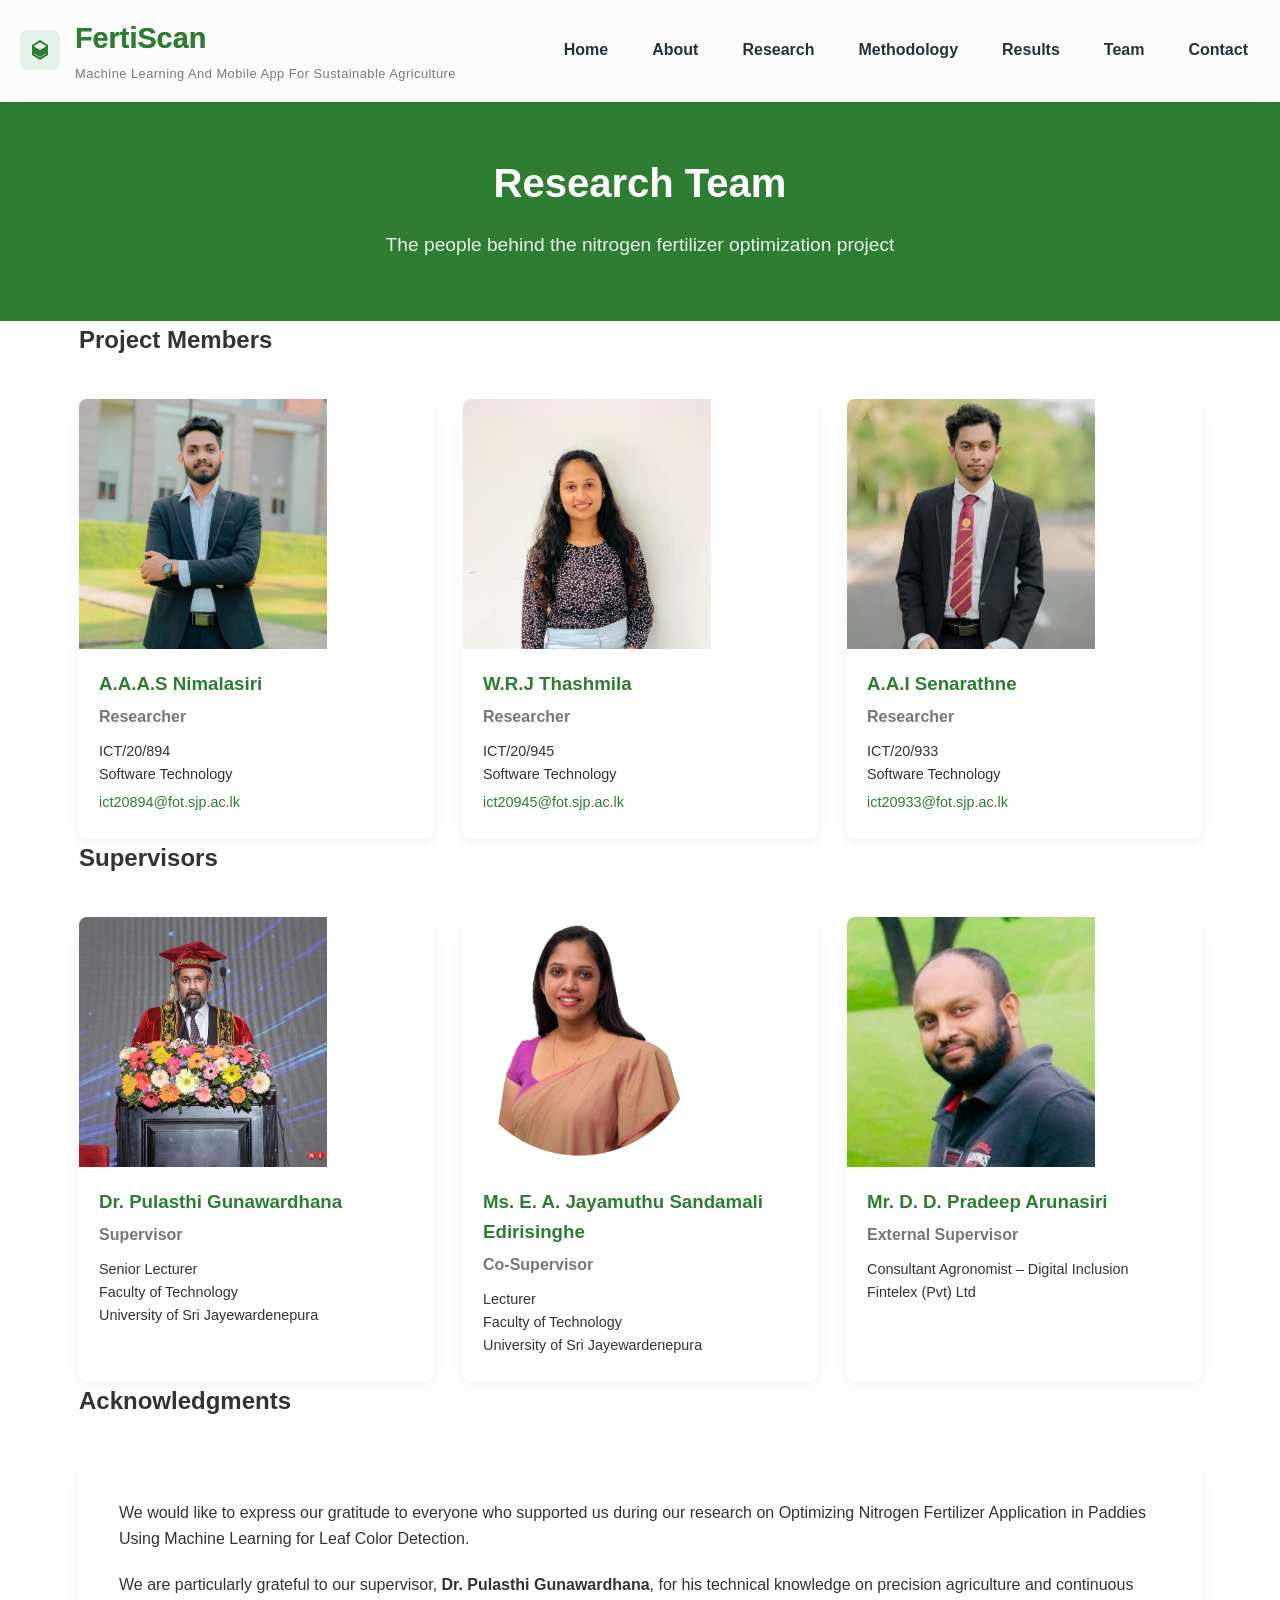
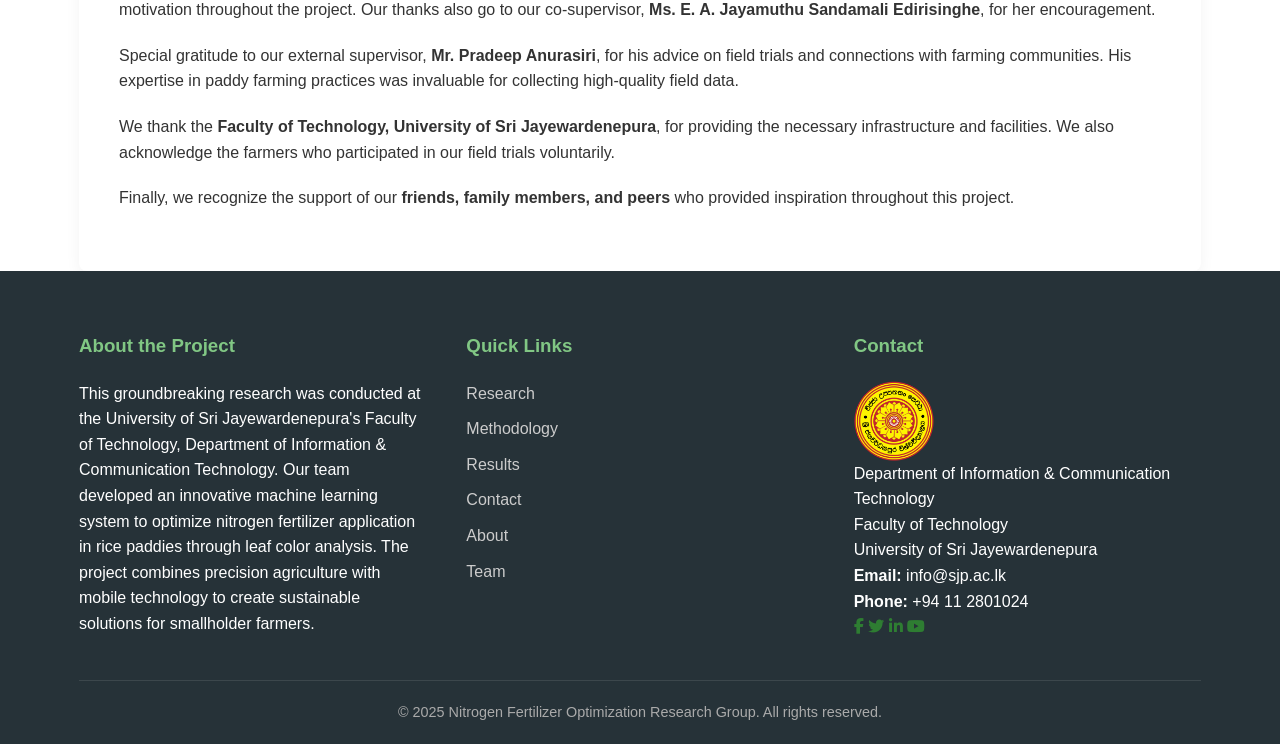
<file: pages/team.html>
<!DOCTYPE html>
<html lang="en">
<head>
    <meta charset="UTF-8">
    <meta name="viewport" content="width=device-width, initial-scale=1.0">
    <title>Research Team | Nitrogen Fertilizer Optimization</title>
    <link rel="stylesheet" href="../assets/css/style.css">
    <link rel="stylesheet" href="../assets/css/responsive.css">
        <link rel="stylesheet" href="https://cdnjs.cloudflare.com/ajax/libs/font-awesome/6.4.0/css/all.min.css">
</head>
<body>
    <header>
    <div class="nav_bar_container">
        <div class="logo">
            <div class="logo-icon">
                <svg xmlns="http://www.w3.org/2000/svg" viewBox="0 0 24 24" fill="var(--primary-color)">
                    <path d="M12 2L4 7v10l8 5 8-5V7L12 2zm0 2.5L18 8v8l-6 3.5-6-3.5V8l6-3.5z"/>
                    <path d="M12 12l-6-3.5v7l6 3.5 6-3.5v-7L12 12z"/>
                </svg>
            </div>
            <div class="logo-text">
                <h1>FertiScan</h1>
                <p>Machine Learning And Mobile App For Sustainable Agriculture</p>
            </div>
        </div>
        <nav>
            <ul>
                <li><a href="index.html" class="nav-link">Home</a></li>
                <li><a href="about.html" class="nav-link">About</a></li>
                <li><a href="research.html" class="nav-link">Research</a></li>
                <li><a href="methodology.html" class="nav-link">Methodology</a></li>
                <li><a href="results.html" class="nav-link">Results</a></li>
                <li><a href="team.html" class="nav-link">Team</a></li>
                <li><a href="contact.html" class="nav-link">Contact</a></li>
            </ul>
            <div class="mobile-menu">
                <span></span>
                <span></span>
                <span></span>
            </div>
        </nav>
    </div>
    <div class="header-border"></div>
</header>

    <main>
        <section class="page-header">
            <div class="container">
                <br/>
                <br/>
                <h1>Research Team</h1>
                <p>The people behind the nitrogen fertilizer optimization project</p>
            </div>
        </section>

        <section class="team-members">
            <div class="container">
                <h2>Project Members</h2>
                <div class="members-grid">
                    <div class="member-card">
                        <div class="member-image">
                            <img src="..\assets\images\team\asitha.JPG" alt="A.A.A.S Nimalasiri">
                        </div>
                        <div class="member-info">
                            <h3>A.A.A.S Nimalasiri</h3>
                            <p class="role">Researcher</p>
                            <p class="details">ICT/20/894<br>Software Technology</p>
                            <p class="email">ict20894@fot.sjp.ac.lk</p>
                        </div>
                    </div>

                     <div class="member-card">
                        <div class="member-image">
                            <img src="../assets\images\team\janani.jpg" alt="W.R.J Thashmila">
                        </div>
                        <div class="member-info">
                            <h3>W.R.J Thashmila</h3>
                            <p class="role">Researcher</p>
                            <p class="details">ICT/20/945<br>Software Technology</p>
                            <p class="email">ict20945@fot.sjp.ac.lk</p>
                        </div>
                    </div>
                    
                    <div class="member-card">
                        <div class="member-image">
                            <img src="../assets\images\team\isuru.jpg" alt="A.A.I Senarathne">
                        </div>
                        <div class="member-info">
                            <h3>A.A.I Senarathne</h3>
                            <p class="role">Researcher</p>
                            <p class="details">ICT/20/933<br>Software Technology</p>
                            <p class="email">ict20933@fot.sjp.ac.lk</p>
                        </div>
                    </div>
                    
                   
                </div>
            </div>
        </section>

        <section class="supervisors">
            <div class="container">
                <h2>Supervisors</h2>
                <div class="supervisors-grid">
                    <div class="supervisor-card">
                        <div class="supervisor-image">
                            <img src="../assets\images\team\pulasthi_sir.jpg" alt="Dr. Pulasthi Gunawardhana">
                        </div>
                        <div class="supervisor-info">
                            <h3>Dr. Pulasthi Gunawardhana</h3>
                            <p class="role">Supervisor</p>
                            <p class="details">Senior Lecturer<br>Faculty of Technology<br>University of Sri Jayewardenepura</p>
                        </div>
                    </div>
                    
                    <div class="supervisor-card">
                        <div class="supervisor-image">
                            <img src="../assets\images\team\jayamuthu_madam.png" alt="Ms. E. A. Jayamuthu Sandamali Edirisinghe">
                        </div>
                        <div class="supervisor-info">
                            <h3>Ms. E. A. Jayamuthu Sandamali Edirisinghe</h3>
                            <p class="role">Co-Supervisor</p>
                            <p class="details">Lecturer<br>Faculty of Technology<br>University of Sri Jayewardenepura</p>
                        </div>
                    </div>
                    
                    <div class="supervisor-card">
                        <div class="supervisor-image">
                            <img src="../assets\images\team\pradeep_sir.jpg" alt="Mr. D. D. Pradeep Arunasiri">
                        </div>
                        <div class="supervisor-info">
                            <h3>Mr. D. D. Pradeep Arunasiri</h3>
                            <p class="role">External Supervisor</p>
                            <p class="details">Consultant Agronomist – Digital Inclusion<br>Fintelex (Pvt) Ltd</p>
                        </div>
                    </div>
                </div>
            </div>
        </section>

        <section class="acknowledgments">
            <div class="container">
                <h2>Acknowledgments</h2>
               <div class="ack-content">
    <p>We would like to express our gratitude to everyone who supported us during our research on Optimizing Nitrogen Fertilizer Application in Paddies Using Machine Learning for Leaf Color Detection.</p>
    
    <p>We are particularly grateful to our supervisor, <strong>Dr. Pulasthi Gunawardhana</strong>, for his technical knowledge on precision agriculture and continuous motivation throughout the project. Our thanks also go to our co-supervisor, <strong>Ms. E. A. Jayamuthu Sandamali Edirisinghe</strong>, for her encouragement.</p>
    
    <p>Special gratitude to our external supervisor, <strong>Mr. Pradeep Anurasiri</strong>, for his advice on field trials and connections with farming communities. His expertise in paddy farming practices was invaluable for collecting high-quality field data.</p>
    
    <p>We thank the <strong>Faculty of Technology, University of Sri Jayewardenepura</strong>, for providing the necessary infrastructure and facilities. We also acknowledge the farmers who participated in our field trials voluntarily.</p>
    
    <p>Finally, we recognize the support of our <strong>friends, family members, and peers</strong> who provided inspiration throughout this project.</p>
</div>

            </div>
        </section>
    </main>


    <footer>
      <div class="container">
        <div class="footer-content">
          <div class="footer-section">
            <h3>About the Project</h3>
            <p>
              This groundbreaking research was conducted at the University of
              Sri Jayewardenepura's Faculty of Technology, Department of
              Information & Communication Technology. Our team developed an
              innovative machine learning system to optimize nitrogen fertilizer
              application in rice paddies through leaf color analysis. The
              project combines precision agriculture with mobile technology to
              create sustainable solutions for smallholder farmers.
            </p>
          </div>
          <div class="footer-section">
            <h3>Quick Links</h3>
            <ul>
              <li><a href="research.html">Research</a></li>
              <li><a href="methodology.html">Methodology</a></li>
              <li><a href="results.html">Results</a></li>
              <li><a href="contact.html">Contact</a></li>
              <li><a href="about.html">About</a></li>
              <li><a href="team.html">Team</a></li>
            </ul>
          </div>
          <div class="footer-section">
            <h3>Contact</h3>
            <p>
              <img
                src="../assets/images/icons/japura_logo.png"
                alt="University Logo"
                style="
                  width: 80px;
                  height: auto;
                  vertical-align: middle;
                  margin-right: 8px;
                "
              />
              <br />
              Department of Information & Communication Technology<br />
              Faculty of Technology<br />
              University of Sri Jayewardenepura
               <p><strong>Email:</strong> info@sjp.ac.lk<br>
                <strong>Phone:</strong> +94 11 2801024</p>
            </p>
            <div class="social-links">
                <a href="#"><i class="fab fa-facebook-f"></i></a>
                <a href="#"><i class="fab fa-twitter"></i></a>
                <a href="#"><i class="fab fa-linkedin-in"></i></a>
                <a href="#"><i class="fab fa-youtube"></i></a>
            </div>
          </div>
        </div>
        <div class="copyright">
          <p>
            &copy; 2025 Nitrogen Fertilizer Optimization Research Group. All
            rights reserved.
          </p>
        </div>
      </div>
    </footer>

    <script src="../assets/js/main.js"></script>
</body>
</html>
</file>
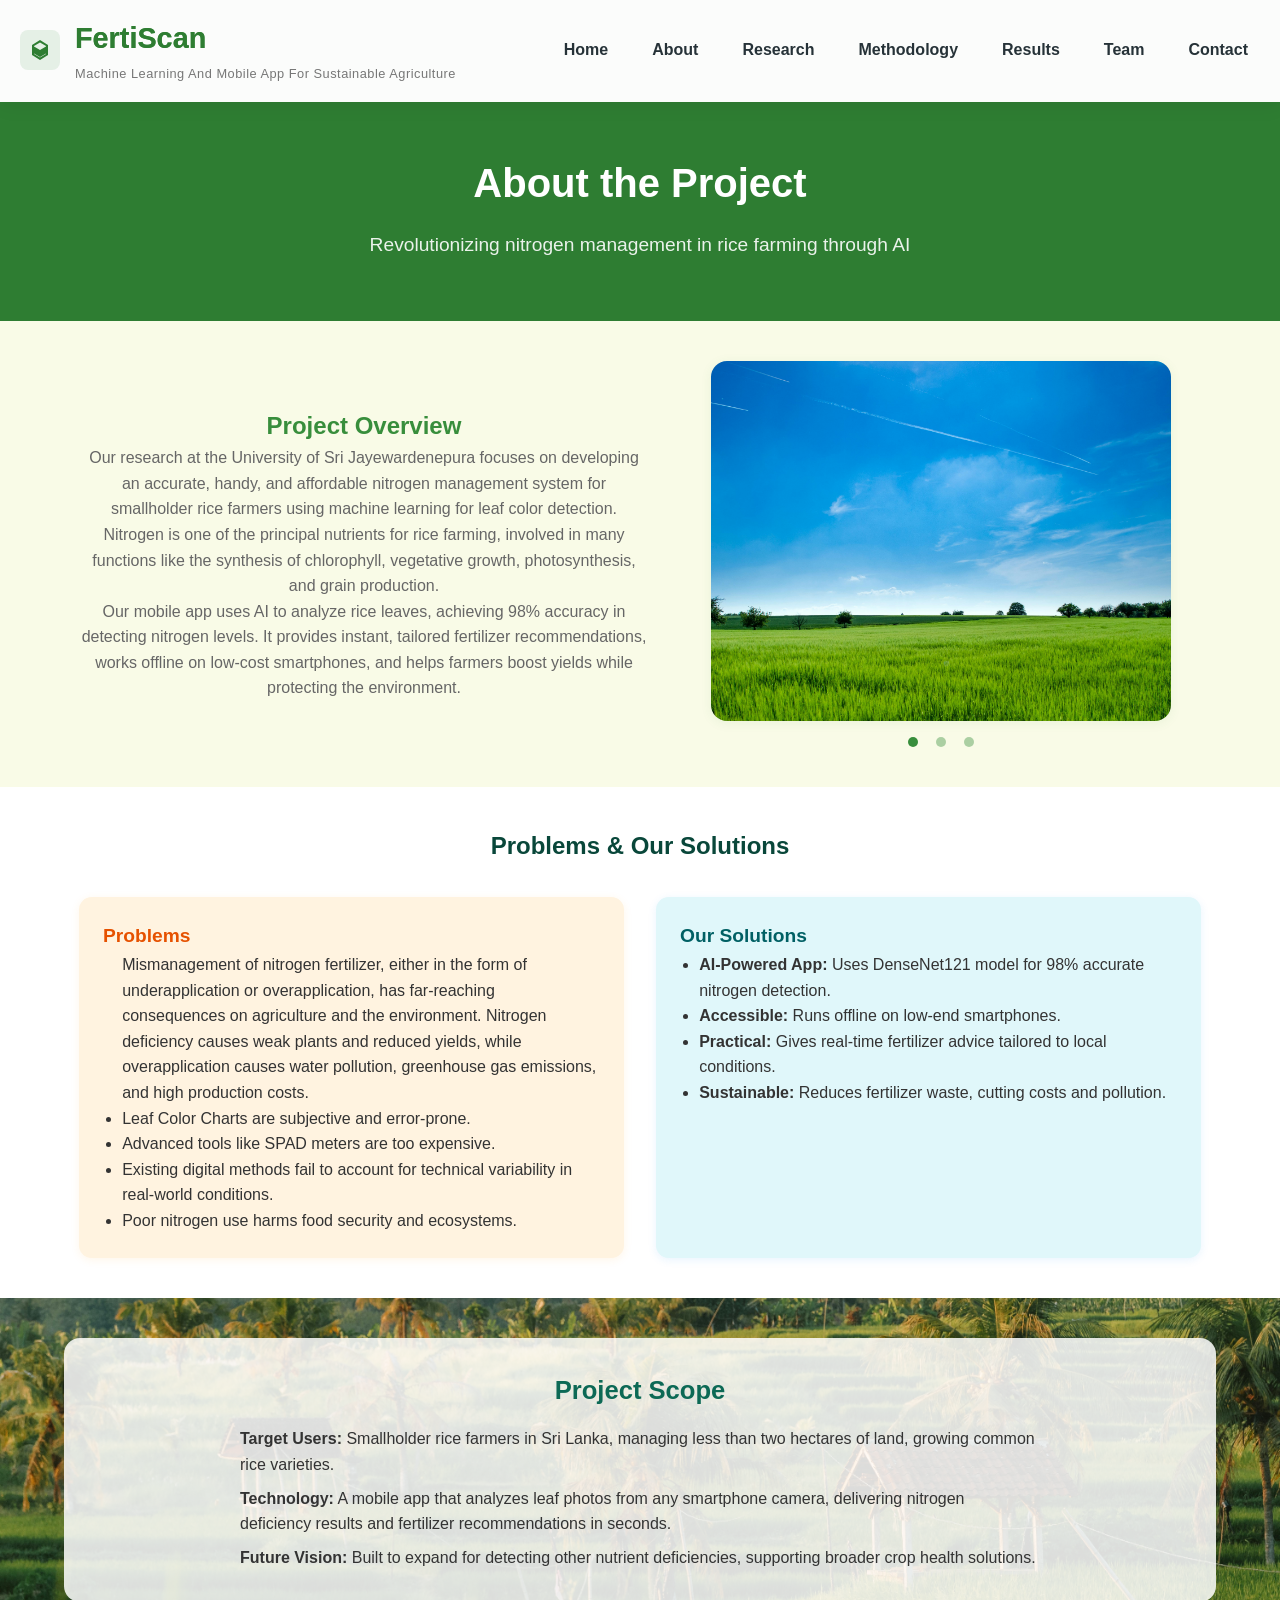
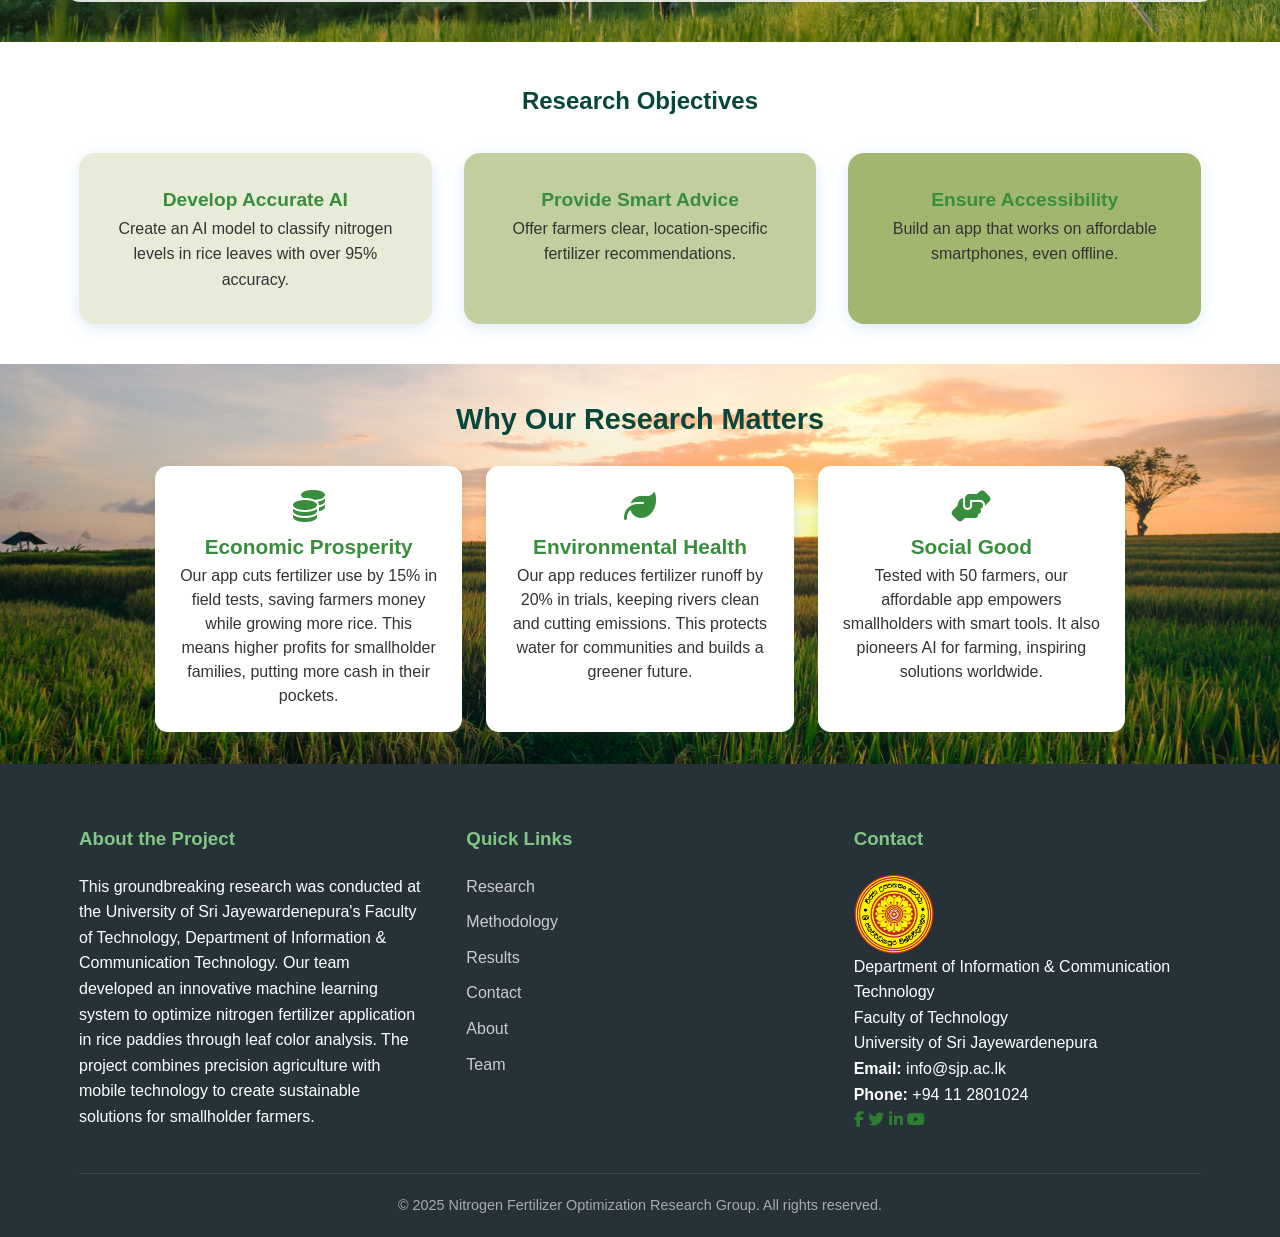
<file: public/about.html>
<!DOCTYPE html>
<html lang="en">
  <head>
    <meta charset="UTF-8" />
    <meta name="viewport" content="width=device-width, initial-scale=1.0" />
    <title>About the Project | Nitrogen Fertilizer Optimization</title>

   <link rel="stylesheet" href="css/style.css">
<link rel="stylesheet" href="css/responsive.css">

        <link rel="stylesheet" href="https://cdnjs.cloudflare.com/ajax/libs/font-awesome/6.4.0/css/all.min.css">
    <meta name="description" content="Learn about our research project optimizing nitrogen fertilizer application in rice paddies using machine learning">
</head>
<body>
        <header>
    <div class="nav_bar_container">
        <div class="logo">
            <div class="logo-icon">
                <svg xmlns="http://www.w3.org/2000/svg" viewBox="0 0 24 24" fill="var(--primary-color)">
                    <path d="M12 2L4 7v10l8 5 8-5V7L12 2zm0 2.5L18 8v8l-6 3.5-6-3.5V8l6-3.5z"/>
                    <path d="M12 12l-6-3.5v7l6 3.5 6-3.5v-7L12 12z"/>
                </svg>
            </div>
            <div class="logo-text">
                <h1>FertiScan</h1>
                <p>Machine Learning And Mobile App For Sustainable Agriculture</p>
            </div>
        </div>
        <nav>
            <ul>
                <li><a href="index.html" class="nav-link">Home</a></li>
                <li><a href="about.html" class="nav-link">About</a></li>
                <li><a href="research.html" class="nav-link">Research</a></li>
                <li><a href="methodology.html" class="nav-link">Methodology</a></li>
                <li><a href="results.html" class="nav-link">Results</a></li>
                <li><a href="team.html" class="nav-link">Team</a></li>
                <li><a href="contact.html" class="nav-link">Contact</a></li>
            </ul>
            <div class="mobile-menu">
                <span></span>
                <span></span>
                <span></span>
            </div>
        </nav>
    </div>
    <div class="header-border"></div>
</header>


    <main>
        <section class="page-header">
            <div class="container">
                  <br/>
                <br/> 
                <h1>About the Project</h1>
                <p>Revolutionizing nitrogen management in rice farming through AI</p>
            </div>
        </section>

      <section class="project-overview" style="background: #f9fbe7; padding: 2.5rem 0">
        <div class="container">
          <div
            class="overview-content"
            style="
              display: flex;
              flex-wrap: wrap;
              align-items: center;
              gap: 2rem;
            "
          >
            <div class="overview-text" style="flex: 1 1 350px">
              <h2 style="color: #388e3c; text-align: center">Project Overview</h2>
              <p style="text-align: center; color: #666; font-weight: 500;">
               Our research at the University of Sri Jayewardenepura focuses on developing an accurate, handy, and affordable nitrogen management system for smallholder rice farmers using machine learning for leaf color detection. Nitrogen is one of the principal nutrients for rice farming, involved in many functions like the synthesis of chlorophyll, vegetative growth, photosynthesis, and grain production.
              </p>
      
              <p style="text-align: center; color: #666; font-weight: 500;">
                Our mobile app uses AI to analyze rice leaves, achieving 98% accuracy in detecting nitrogen levels. It provides instant, tailored fertilizer recommendations, works offline on low-cost smartphones, and helps farmers boost yields while protecting the environment.
              </p>
            </div>
      
            <div
              class="header-images-slider"
              style="
                flex: 1 1 300px;
                display: flex;
                flex-direction: column;
                align-items: center;
              "
            >
              <div class="slider">
                <img
                  src="images/Paddy.jpg"
                  alt="Drone view"
                  class="slide-image"
                />
                <img
                  src="images/Rice_farmer_in_field.jpg"
                  alt="Rice leaf closeup"
                  class="slide-image"
                />
                <img
                  src="images/Rice_field_closeup.jpg"
                  alt="Rice farmer in field"
                  class="slide-image"
                />
      
                <button class="prev-slide" aria-label="Previous slide">
                  <svg width="20" height="20" viewBox="0 0 20 20" fill="none">
                    <path
                      d="M13 16L7 10L13 4"
                      stroke="white"
                      stroke-width="2"
                      stroke-linecap="round"
                      stroke-linejoin="round"
                    />
                  </svg>
                </button>
                <button class="next-slide" aria-label="Next slide">
                  <svg width="20" height="20" viewBox="0 0 20 20" fill="none">
                    <path
                      d="M7 4L13 10L7 16"
                      stroke="white"
                      stroke-width="2"
                      stroke-linecap="round"
                      stroke-linejoin="round"
                    />
                  </svg>
                </button>
              </div>
      
              <div
                class="slider-dots"
                style="margin-top: 1rem; display: flex; gap: 0.5rem"
              >
                <span class="dot"></span>
                <span class="dot"></span>
                <span class="dot"></span>
              </div>
            </div>
          </div>
      
          <style>
            .slider {
              position: relative;
              width: 460px;
              height: 360px;
            }
      
            .slide-image {
              position: absolute;
              top: 0;
              left: 0;
              width: 100%;
              height: 100%;
              object-fit: cover;
              border-radius: 1rem;
              box-shadow: 0 2px 12px rgba(56, 142, 60, 0.08);
              opacity: 0;
              transition: opacity 0.5s;
            }
      
            .slide-image:first-child {
              opacity: 1;
            }
      
           
            .slider button {
  position: absolute;
  top: 50%;
  transform: translateY(-50%);
  background: rgba(106, 216, 111, 0.85);
  color: #fff;
  border: none;
  border-radius: 50%;
  width: 40px;
  height: 40px;
  cursor: pointer;
  box-shadow: 0 2px 8px rgba(56, 142, 60, 0.15);
  display: flex;
  align-items: center;
  justify-content: center;
  font-size: 1.5rem;
  opacity: 0;
  pointer-events: none;
  transition: opacity 0.3s, transform 0.2s;
}

/* Move buttons slightly inward */
.slider button.prev-slide {
  left: 10px; /* Adjust this to add padding from the left */
}

.slider button.next-slide {
  right: 10px; /* Adjust this to add padding from the right */
}

      
            .slider:hover button {
              opacity: 1;
              pointer-events: all;
            }
      
            .slider button.prev-slide {
              left: -40px;
            }
      
            .slider button.next-slide {
              right: -40px;
            }
      
            .slider button:hover {
              background: rgba(56, 142, 60, 1);
              transform: translateY(-50%) scale(1.1);
            }
      
            .slider-dots .dot {
              width: 10px;
              height: 10px;
              border-radius: 50%;
              background: #388e3c;
              display: inline-block;
              cursor: pointer;
              opacity: 0.4;
              transition: opacity 0.3s;
            }
      
            .slider-dots .dot.active {
              opacity: 1;
            }
          </style>
      
          <script>
            document.addEventListener("DOMContentLoaded", function () {
              const slides = document.querySelectorAll(".slide-image");
              const dots = document.querySelectorAll(".slider-dots .dot");
              const prevBtn = document.querySelector(".prev-slide");
              const nextBtn = document.querySelector(".next-slide");
              let current = 0;
      
              function showSlide(idx) {
                slides.forEach((img, i) => {
                  img.style.opacity = i === idx ? "1" : "0";
                });
                dots.forEach((dot, i) => {
                  dot.classList.toggle("active", i === idx);
                });
                current = idx;
              }
      
              prevBtn.addEventListener("click", () => {
                let idx = (current - 1 + slides.length) % slides.length;
                showSlide(idx);
              });
      
              nextBtn.addEventListener("click", () => {
                let idx = (current + 1) % slides.length;
                showSlide(idx);
              });
      
              dots.forEach((dot, i) => {
                dot.addEventListener("click", () => showSlide(i));
              });
      
              showSlide(0);
            });
          </script>
        </div>
      </section>
      

      <section class="problem-solution" style="padding: 2.5rem 0">
        <div class="container">
          <h2 style="color: #09473a; text-align: center">
            Problems & Our Solutions
          </h2>
          <div
            class="ps-grid"
            style="
              display: flex;
              flex-wrap: wrap;
              gap: 2rem;
              justify-content: center;
              margin-top: 2rem;
            "
          >
            <div style="background: #fff3e0; border-radius: 0.8rem; box-shadow: 0 2px 8px rgba(255, 167, 38, 0.1); padding: 1.5rem; flex: 1 1 300px; min-width: 260px;">
              <h3 style="color: #e65100; font-size: 1.2rem;">Problems</h3>
              <ul style="padding-left: 1.2rem">
                 <p style="color: #333; line-height: 1.6;">Mismanagement of nitrogen fertilizer, either in the form of underapplication or overapplication, has far-reaching consequences on agriculture and the environment. Nitrogen deficiency causes weak plants and reduced yields, while overapplication causes water pollution, greenhouse gas emissions, and high production costs.

</p>
                <li>
                 Leaf Color Charts are subjective and error-prone.
                </li>
                <li>
                 Advanced tools like SPAD meters are too expensive.
                </li>
                <li> Existing digital methods fail to account for technical
                  variability in real-world conditions.</li>
                 
                </li>
                <li>
                Poor nitrogen use harms food security and ecosystems.
                </li>
              </ul>
            </div>
            <div style="background: #e0f7fa; border-radius: 0.8rem; box-shadow: 0 2px 8px rgba(33, 150, 243, 0.1); padding: 1.5rem; flex: 1 1 300px; min-width: 260px;">
              <h3 style="color: #006064; font-size: 1.2rem;">Our Solutions</h3>
             <ul style="padding-left: 1.2rem; color: #333; line-height: 1.6;">
                <li><strong>AI-Powered App:</strong> Uses DenseNet121 model for 98% accurate nitrogen detection.</li>
                            <li><strong>Accessible:</strong> Runs offline on low-end smartphones.</li>
                            <li><strong>Practical:</strong> Gives real-time fertilizer advice tailored to local conditions.</li>
                            <li><strong>Sustainable:</strong> Reduces fertilizer waste, cutting costs and pollution.</li>
              </ul>
            </div>
          </div>
        </div>
      </section>

      <section
        class="project-scope"
        style="
          background: url('images/scopebg.jpg') center
              center/cover no-repeat,
            #f1f8e9;
          padding: 2.5rem 0;
        "
      >
        <div
          class="container"
          style="
            background: rgba(255, 255, 255, 0.85);
            border-radius: 1rem;
            padding: 2rem;
          "
        >
          <h2 style="color: #0c6955; text-align: center; font-size: 1.6rem; margin-bottom: 1rem;">Project Scope</h2>
                <div style="max-width: 800px; margin: 0 auto; color: #333; line-height: 1.6;">
                    <p><strong>Target Users:</strong> Smallholder rice farmers in Sri Lanka, managing less than two hectares of land, growing common rice varieties.</p>
                    <p style="margin-top: 0.5rem;"><strong>Technology:</strong> A mobile app that analyzes leaf photos from any smartphone camera, delivering nitrogen deficiency results and fertilizer recommendations in seconds.</p>
                    <p style="margin-top: 0.5rem;"><strong>Future Vision:</strong> Built to expand for detecting other nutrient deficiencies, supporting broader crop health solutions.</p>
                </div>
          </div>
        </div>
      </section>

      <section class="objectives" style="padding: 2.5rem 0">
        <div class="container">
          <h2 style="color: #09473a; text-align: center">
            Research Objectives
          </h2>
          <div
            class="objectives-grid"
            style="
              display: flex;
              flex-wrap: wrap;
              gap: 2rem;
              justify-content: center;
              margin-top: 2rem;
            "
          >
            <div
              class="objective-card inset-0 z-50"
              style="
                background: center center/cover no-repeat, #e7ebd8;
                padding: 2rem;
                flex: 1 1 220px;
                min-width: 200px;
                text-align: center;
                position: relative;
                border-radius: 1rem;
                overflow: hidden;
                box-shadow: 0 4px 16px rgba(25, 118, 210, 0.15);
                border-radius: 1rem;
              "
            ><div style="position: relative; z-index: 1">
              
                        <h3 style="color: #388e3c; font-size: 1.2rem;">Develop Accurate AI</h3>
                        <p style="color: #333;">Create an AI model to classify nitrogen levels in rice leaves with over 95% accuracy.</p>
              </div>      
            </div>
            <div
              class="objective-card inset-0 z-50"
              style="
                background: center center/cover no-repeat, #c1ce9d;
                padding: 2rem;
                flex: 1 1 220px;
                min-width: 200px;
                text-align: center;
                position: relative;
                border-radius: 1rem;
                overflow: hidden;
                box-shadow: 0 4px 16px rgba(25, 118, 210, 0.15);
                border-radius: 1rem;
              "
            >
            <div style="position: relative; z-index: 1">
             <h3 style="color: #388e3c; font-size: 1.2rem;">Provide Smart Advice</h3>
                        <p style="color: #333;">Offer farmers clear, location-specific fertilizer recommendations.</p>
            </div></div>
            <div
              class="objective-card inset-0 z-50"
              style="
                background: center center/cover no-repeat, #a3b66f;
                padding: 2rem;
                flex: 1 1 220px;
                min-width: 200px;
                text-align: center;
                position: relative;
                border-radius: 1rem;
                overflow: hidden;
                box-shadow: 0 4px 16px rgba(25, 118, 210, 0.15);
                border-radius: 1rem;
              "
            >
              <div style="position: relative; z-index: 1">
                <h3 style="color: #388e3c; font-size: 1.2rem;">Ensure Accessibility</h3>
                        <p style="color: #333;">Build an app that works on affordable smartphones, even offline.</p>
            </div>
          </div>
        </div>
      </section>
<section class="significance" style="background: #e8f5e9 url('images/Why_Our_Research_Matters_bg.jpg') no-repeat center center/cover; padding: 2rem 0; position: relative;">
    <div class="container" style="max-width: 1000px; margin: 0 auto;">
        <h2 style="color: #09473a; text-align: center; font-size: 1.8rem; margin-bottom: 1.5rem; opacity: 0; animation: fadeIn 0.8s ease-out forwards;">Why Our Research Matters</h2>
        <div style="display: flex; flex-wrap: wrap; gap: 1.5rem; justify-content: center;">
            <div style="background: #ffffff; border-radius: 0.8rem; box-shadow: 0 4px 12px rgba(56, 142, 60, 0.15); padding: 1.5rem; flex: 1 1 280px; min-width: 260px; text-align: center; transition: transform 0.3s ease, box-shadow 0.3s ease; opacity: 0; animation: slideUpFade 0.8s ease-out 0.2s forwards;">
                <div class="card-content">
                    <i class="fas fa-coins" aria-label="Economic prosperity icon" style="color: #388e3c; font-size: 2rem; margin-bottom: 0.5rem; display: inline-block; animation: rotateGlow 1s ease-in-out;"></i>
                    <h3 style="color: #388e3c; font-size: 1.3rem;">Economic Prosperity</h3>
                    <p style="color: #333; line-height: 1.5;">
                        Our app cuts fertilizer use by 15% in field tests, saving farmers money while growing more rice. This means higher profits for smallholder families, putting more cash in their pockets.
                    </p>
                </div>
            </div>
            <div style="background: #ffffff; border-radius: 0.8rem; box-shadow: 0 4px 12px rgba(56, 142, 60, 0.15); padding: 1.5rem; flex: 1 1 280px; min-width: 260px; text-align: center; transition: transform 0.3s ease, box-shadow 0.3s ease; opacity: 0; animation: slideUpFade 0.8s ease-out 0.4s forwards;">
                <div class="card-content">
                    <i class="fas fa-leaf" aria-label="Environmental health icon" style="color: #388e3c; font-size: 2rem; margin-bottom: 0.5rem; display: inline-block; animation: rotateGlow 1s ease-in-out;"></i>
                    <h3 style="color: #388e3c; font-size: 1.3rem;">Environmental Health</h3>
                    <p style="color: #333; line-height: 1.5;">
                        Our app reduces fertilizer runoff by 20% in trials, keeping rivers clean and cutting emissions. This protects water for communities and builds a greener future.
                    </p>
                </div>
            </div>
            <div style="background: #ffffff; border-radius: 0.8rem; box-shadow: 0 4px 12px rgba(56, 142, 60, 0.15); padding: 1.5rem; flex: 1 1 280px; min-width: 260px; text-align: center; transition: transform 0.3s ease, box-shadow 0.3s ease; opacity: 0; animation: slideUpFade 0.8s ease-out 0.6s forwards;">
                <div class="card-content">
                    <i class="fas fa-hands-helping" aria-label="Social good icon" style="color: #388e3c; font-size: 2rem; margin-bottom: 0.5rem; display: inline-block; animation: rotateGlow 1s ease-in-out;"></i>
                    <h3 style="color: #388e3c; font-size: 1.3rem;">Social Good</h3>
                    <p style="color: #333; line-height: 1.5;">
                        Tested with 50 farmers, our affordable app empowers smallholders with smart tools. It also pioneers AI for farming, inspiring solutions worldwide.
                    </p>
                </div>
            </div>
        </div>
    </div>
    <style>
        /* Animation Keyframes */
        @keyframes fadeIn {
            from { opacity: 0; }
            to { opacity: 1; }
        }
        @keyframes slideUpFade {
            from { opacity: 0; transform: translateY(20px); }
            to { opacity: 1; transform: translateY(0); }
        }
        @keyframes rotateGlow {
            0% { transform: rotate(0deg); box-shadow: 0 0 0 rgba(56, 142, 60, 0); }
            50% { transform: rotate(180deg); box-shadow: 0 0 10px rgba(56, 142, 60, 0.8); }
            100% { transform: rotate(360deg); box-shadow: 0 0 0 rgba(56, 142, 60, 0); }
        }
        /* Card Hover Effect */
        .significance div:hover {
            transform: translateY(-8px) scale(1.03);
            box-shadow: 0 8px 20px rgba(56, 142, 60, 0.25);
        }
        /* Post-Animation Padding */
        .card-content {
            padding: 0; /* Initial padding before animation */
            transition: padding 0.3s ease-in-out;
        }
        .animated-padding {
            padding-left: 1rem;
            padding-right: 1rem;
            padding-bottom: 0rem; /* Adjusted to 0 to avoid overlap */
        }
        /* Apply padding after animation */
        .significance div[animation-finished] .card-content {
            padding-left: 0rem;
            padding-right: 0rem;
            padding-bottom: 0rem;
        }
        /* Reduced Motion for Accessibility */
        @media (prefers-reduced-motion: reduce) {
            .significance h2, .significance div, .significance i, .card-content {
                animation: none;
                transition: none;
                padding-left: 1rem;
                padding-right: 1rem;
                padding-bottom: 1rem;
            }
        }
    </style>
    <script>
        // Add 'animation-finished' attribute after slideUpFade completes
        document.querySelectorAll('.significance div').forEach((card, index) => {
            setTimeout(() => {
                card.setAttribute('animation-finished', '');
            }, (200 + index * 200) + 800); // Delay (0.2s, 0.4s, 0.6s) + animation duration (0.8s)
        });
    </script>
</section>
    </main>

    <footer>
      <div class="container">
        <div class="footer-content">
          <div class="footer-section">
            <h3>About the Project</h3>
            <p>
              This groundbreaking research was conducted at the University of
              Sri Jayewardenepura's Faculty of Technology, Department of
              Information & Communication Technology. Our team developed an
              innovative machine learning system to optimize nitrogen fertilizer
              application in rice paddies through leaf color analysis. The
              project combines precision agriculture with mobile technology to
              create sustainable solutions for smallholder farmers.
            </p>
          </div>
          <div class="footer-section">
            <h3>Quick Links</h3>
            <ul>
              <li><a href="research.html">Research</a></li>
              <li><a href="methodology.html">Methodology</a></li>
              <li><a href="results.html">Results</a></li>
              <li><a href="contact.html">Contact</a></li>
              <li><a href="about.html">About</a></li>
              <li><a href="team.html">Team</a></li>
            </ul>
          </div>
          <div class="footer-section">
            <h3>Contact</h3>
            <p>
              <img
                src="images/japura_logo.png"
                alt="University Logo"
                style="
                  width: 80px;
                  height: auto;
                  vertical-align: middle;
                  margin-right: 8px;
                "
              />
              <br />
              Department of Information & Communication Technology<br />
              Faculty of Technology<br />
              University of Sri Jayewardenepura
               <p><strong>Email:</strong> info@sjp.ac.lk<br>
                <strong>Phone:</strong> +94 11 2801024</p>
            </p>
            <div class="social-links">
                <a href="#"><i class="fab fa-facebook-f"></i></a>
                <a href="#"><i class="fab fa-twitter"></i></a>
                <a href="#"><i class="fab fa-linkedin-in"></i></a>
                <a href="#"><i class="fab fa-youtube"></i></a>
            </div>
          </div>
        </div>
        <div class="copyright">
          <p>
            &copy; 2025 Nitrogen Fertilizer Optimization Research Group. All
            rights reserved.
          </p>
        </div>
      </div>
    </footer>


   <script src="js/main.js"></script>
    <script src="js/animations.js"></script>
</body>
</html>
</file>
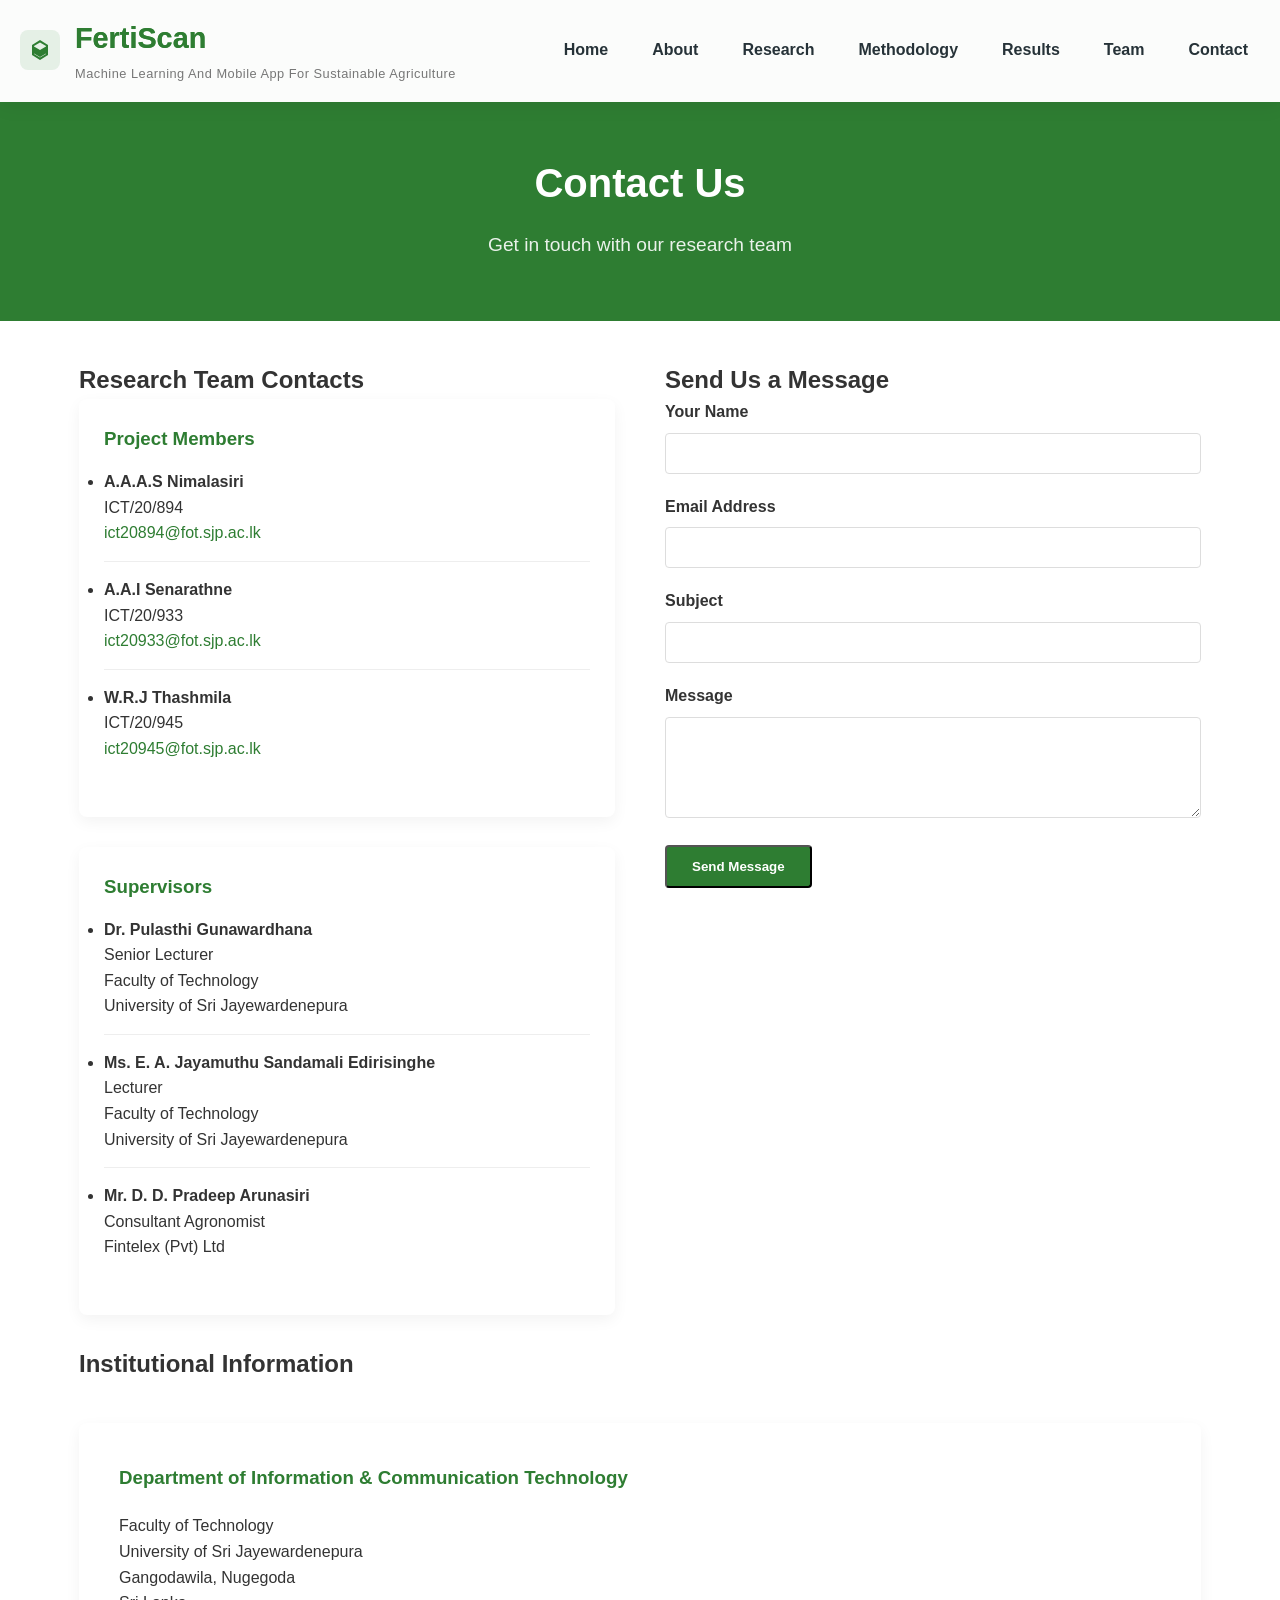
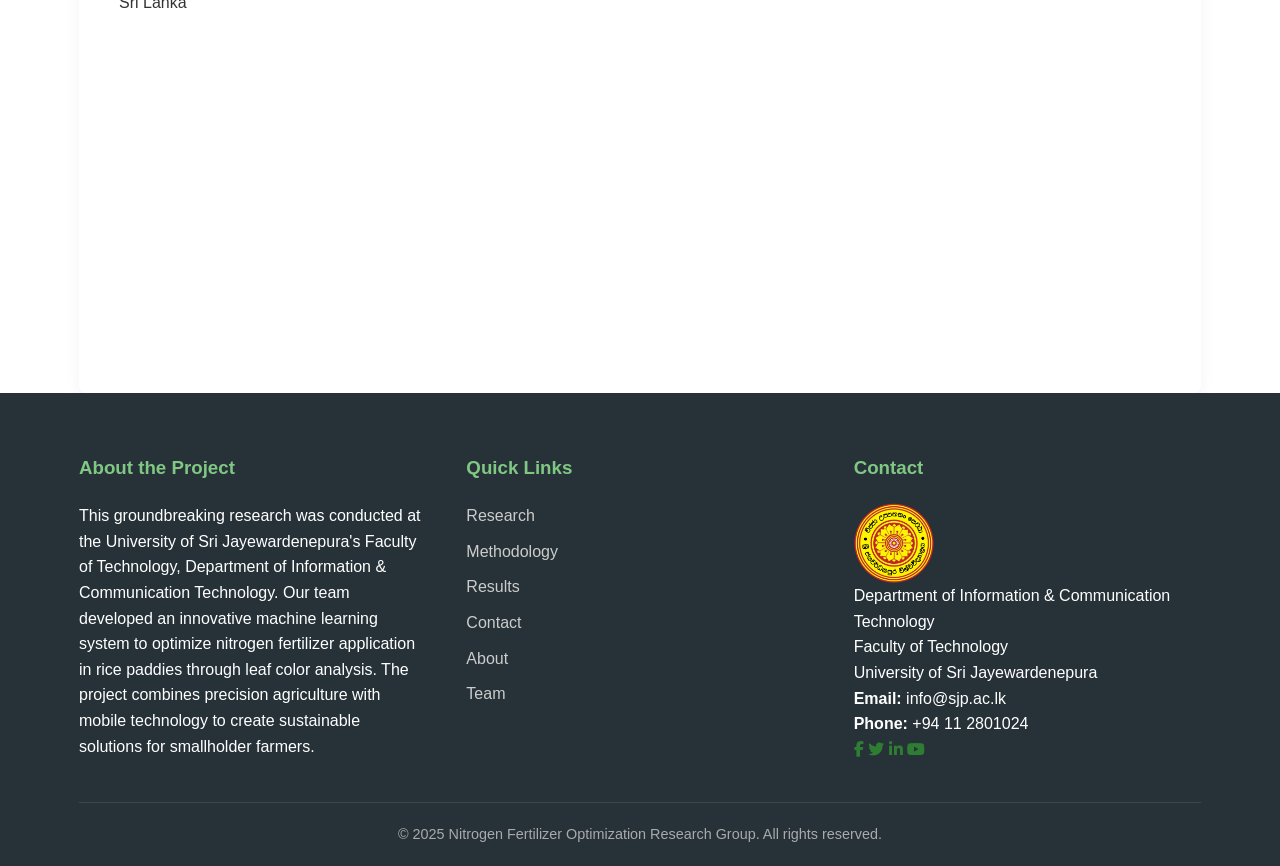
<file: public/contact.html>
<!DOCTYPE html>
<html lang="en">
<head>
    <meta charset="UTF-8">
    <meta name="viewport" content="width=device-width, initial-scale=1.0">
    <title>Contact Us | Nitrogen Fertilizer Optimization</title>
   <link rel="stylesheet" href="css/style.css">
<link rel="stylesheet" href="css/responsive.css">

        <link rel="stylesheet" href="https://cdnjs.cloudflare.com/ajax/libs/font-awesome/6.4.0/css/all.min.css">
</head>
<body>
      <header>
    <div class="nav_bar_container">
        <div class="logo">
            <div class="logo-icon">
                <svg xmlns="http://www.w3.org/2000/svg" viewBox="0 0 24 24" fill="var(--primary-color)">
                    <path d="M12 2L4 7v10l8 5 8-5V7L12 2zm0 2.5L18 8v8l-6 3.5-6-3.5V8l6-3.5z"/>
                    <path d="M12 12l-6-3.5v7l6 3.5 6-3.5v-7L12 12z"/>
                </svg>
            </div>
            <div class="logo-text">
                <h1>FertiScan</h1>
                <p>Machine Learning And Mobile App For Sustainable Agriculture</p>
            </div>
        </div>
        <nav>
            <ul>
                <li><a href="index.html" class="nav-link">Home</a></li>
                <li><a href="about.html" class="nav-link">About</a></li>
                <li><a href="research.html" class="nav-link">Research</a></li>
                <li><a href="methodology.html" class="nav-link">Methodology</a></li>
                <li><a href="results.html" class="nav-link">Results</a></li>
                <li><a href="team.html" class="nav-link">Team</a></li>
                <li><a href="contact.html" class="nav-link">Contact</a></li>
            </ul>
            <div class="mobile-menu">
                <span></span>
                <span></span>
                <span></span>
            </div>
        </nav>
    </div>
    <div class="header-border"></div>
</header>

    <main>
        <section class="page-header">
            <div class="container">
                  <br/>
                <br/> 
                <h1>Contact Us</h1>
                <p>Get in touch with our research team</p>
            </div>
        </section>

        <section class="contact-section">
            <div class="container">
                <div class="contact-content">
                    <div class="contact-info">
                        <h2>Research Team Contacts</h2>
                        
                        <div class="info-card">
                            <h3>Project Members</h3>
                            <ul class="contact-list">
                                <li>
                                    <strong>A.A.A.S Nimalasiri</strong><br>
                                    ICT/20/894<br>
                                    <a href="mailto:ict20894@fot.sjp.ac.lk">ict20894@fot.sjp.ac.lk</a>
                                </li>
                                <li>
                                    <strong>A.A.I Senarathne</strong><br>
                                    ICT/20/933<br>
                                    <a href="mailto:ict20933@fot.sjp.ac.lk">ict20933@fot.sjp.ac.lk</a>
                                </li>
                                <li>
                                    <strong>W.R.J Thashmila</strong><br>
                                    ICT/20/945<br>
                                    <a href="mailto:ict20945@fot.sjp.ac.lk">ict20945@fot.sjp.ac.lk</a>
                                </li>
                            </ul>
                        </div>
                        
                        <div class="info-card">
                            <h3>Supervisors</h3>
                            <ul class="contact-list">
                                <li>
                                    <strong>Dr. Pulasthi Gunawardhana</strong><br>
                                    Senior Lecturer<br>
                                    Faculty of Technology<br>
                                    University of Sri Jayewardenepura
                                </li>
                                <li>
                                    <strong>Ms. E. A. Jayamuthu Sandamali Edirisinghe</strong><br>
                                    Lecturer<br>
                                    Faculty of Technology<br>
                                    University of Sri Jayewardenepura
                                </li>
                                <li>
                                    <strong>Mr. D. D. Pradeep Arunasiri</strong><br>
                                    Consultant Agronomist<br>
                                    Fintelex (Pvt) Ltd
                                </li>
                            </ul>
                        </div>
                    </div>
                    
                    <div class="contact-form">
                        <h2>Send Us a Message</h2>
                        <form id="contactForm">
                            <div class="form-group">
                                <label for="name">Your Name</label>
                                <input type="text" id="name" name="name" required>
                            </div>
                            <div class="form-group">
                                <label for="email">Email Address</label>
                                <input type="email" id="email" name="email" required>
                            </div>
                            <div class="form-group">
                                <label for="subject">Subject</label>
                                <input type="text" id="subject" name="subject" required>
                            </div>
                            <div class="form-group">
                                <label for="message">Message</label>
                                <textarea id="message" name="message" rows="5" required></textarea>
                            </div>
                            <button type="submit" class="btn">Send Message</button>
                        </form>
                    </div>
                </div>
            </div>
        </section>

        <section class="institution-info">
            <div class="container">
                <h2>Institutional Information</h2>
                <div class="institution-content">
                    <div class="institution-card">
                        <h3>Department of Information & Communication Technology</h3>
                        <p>Faculty of Technology<br>
                        University of Sri Jayewardenepura<br>
                        Gangodawila, Nugegoda<br>
                        Sri Lanka</p>
                        
                        <div class="map-container">
                            <iframe src="https://www.google.com/maps/embed?pb=!1m18!1m12!1m3!1d3961.925234107683!2d79.8918573153666!3d6.822295595063856!2m3!1f0!2f0!3f0!3m2!1i1024!2i768!4f13.1!3m3!1m2!1s0x3ae25a5e5a5e5a5e%3A0x5e5e5e5e5e5e5e5e!2sUniversity%20of%20Sri%20Jayewardenepura!5e0!3m2!1sen!2slk!4v1620000000000!5m2!1sen!2slk" width="100%" height="300" style="border:0;" allowfullscreen="" loading="lazy"></iframe>
                        </div>
                    </div>
                </div>
            </div>
        </section>
    </main>

  
    <footer>
      <div class="container">
        <div class="footer-content">
          <div class="footer-section">
            <h3>About the Project</h3>
            <p>
              This groundbreaking research was conducted at the University of
              Sri Jayewardenepura's Faculty of Technology, Department of
              Information & Communication Technology. Our team developed an
              innovative machine learning system to optimize nitrogen fertilizer
              application in rice paddies through leaf color analysis. The
              project combines precision agriculture with mobile technology to
              create sustainable solutions for smallholder farmers.
            </p>
          </div>
          <div class="footer-section">
            <h3>Quick Links</h3>
            <ul>
              <li><a href="research.html">Research</a></li>
              <li><a href="methodology.html">Methodology</a></li>
              <li><a href="results.html">Results</a></li>
              <li><a href="contact.html">Contact</a></li>
              <li><a href="about.html">About</a></li>
              <li><a href="team.html">Team</a></li>
            </ul>
          </div>
          <div class="footer-section">
            <h3>Contact</h3>
            <p>
              <img
                src="images/japura_logo.png"
                alt="University Logo"
                style="
                  width: 80px;
                  height: auto;
                  vertical-align: middle;
                  margin-right: 8px;
                "
              />
              <br />
              Department of Information & Communication Technology<br />
              Faculty of Technology<br />
              University of Sri Jayewardenepura
               <p><strong>Email:</strong> info@sjp.ac.lk<br>
                <strong>Phone:</strong> +94 11 2801024</p>
            </p>
            <div class="social-links">
                <a href="#"><i class="fab fa-facebook-f"></i></a>
                <a href="#"><i class="fab fa-twitter"></i></a>
                <a href="#"><i class="fab fa-linkedin-in"></i></a>
                <a href="#"><i class="fab fa-youtube"></i></a>
            </div>
          </div>
        </div>
        <div class="copyright">
          <p>
            &copy; 2025 Nitrogen Fertilizer Optimization Research Group. All
            rights reserved.
          </p>
        </div>
      </div>
    </footer>


    <script src="js/main.js"></script>
    <script src="js/animations.js"></script>
    <script>
        document.getElementById('contactForm').addEventListener('submit', function(e) {
            e.preventDefault();
            
            // Get form values
            const name = document.getElementById('name').value;
            const email = document.getElementById('email').value;
            const subject = document.getElementById('subject').value;
            const message = document.getElementById('message').value;
            
            // Here you would typically send the data to a server
            // For this example, we'll just show an alert
            alert(`Thank you, ${name}! Your message has been received. We'll contact you at ${email} soon.`);
            
            // Reset the form
            this.reset();
        });
    </script>
</body>
</html>
</file>
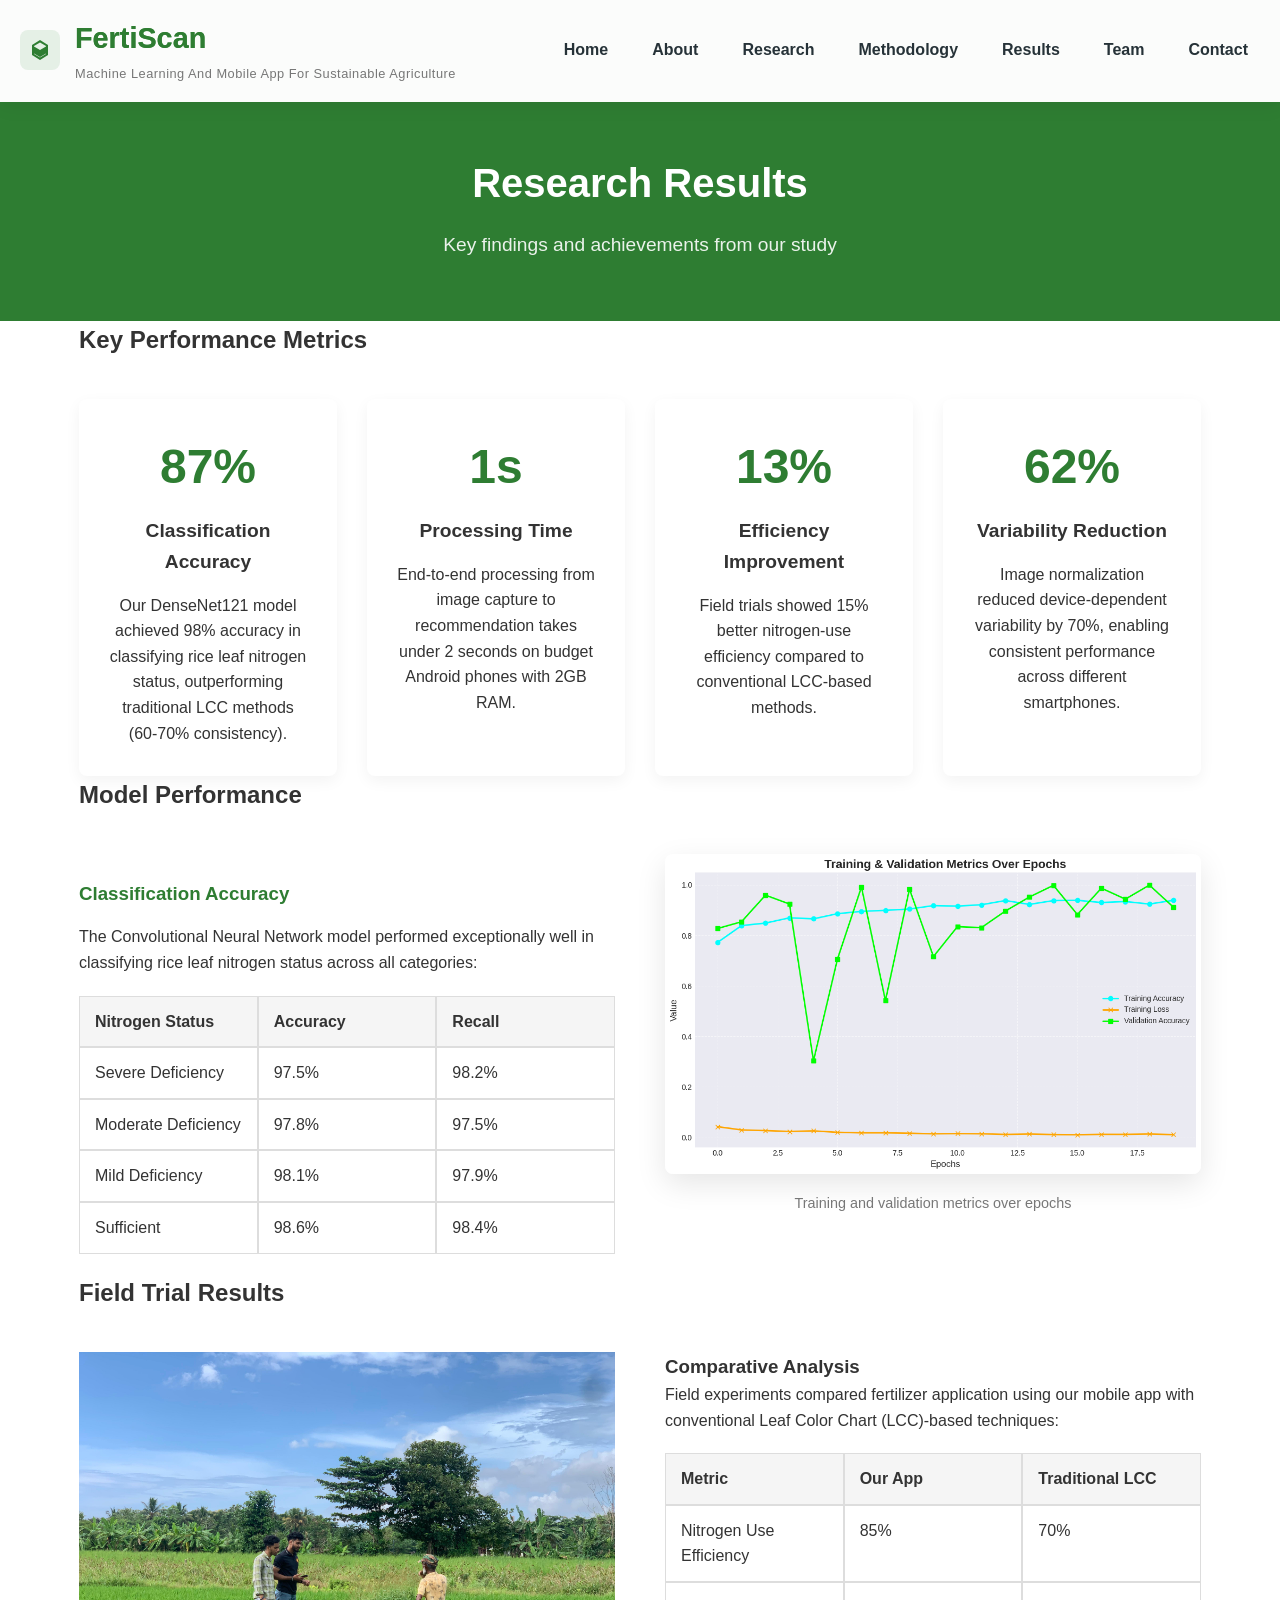
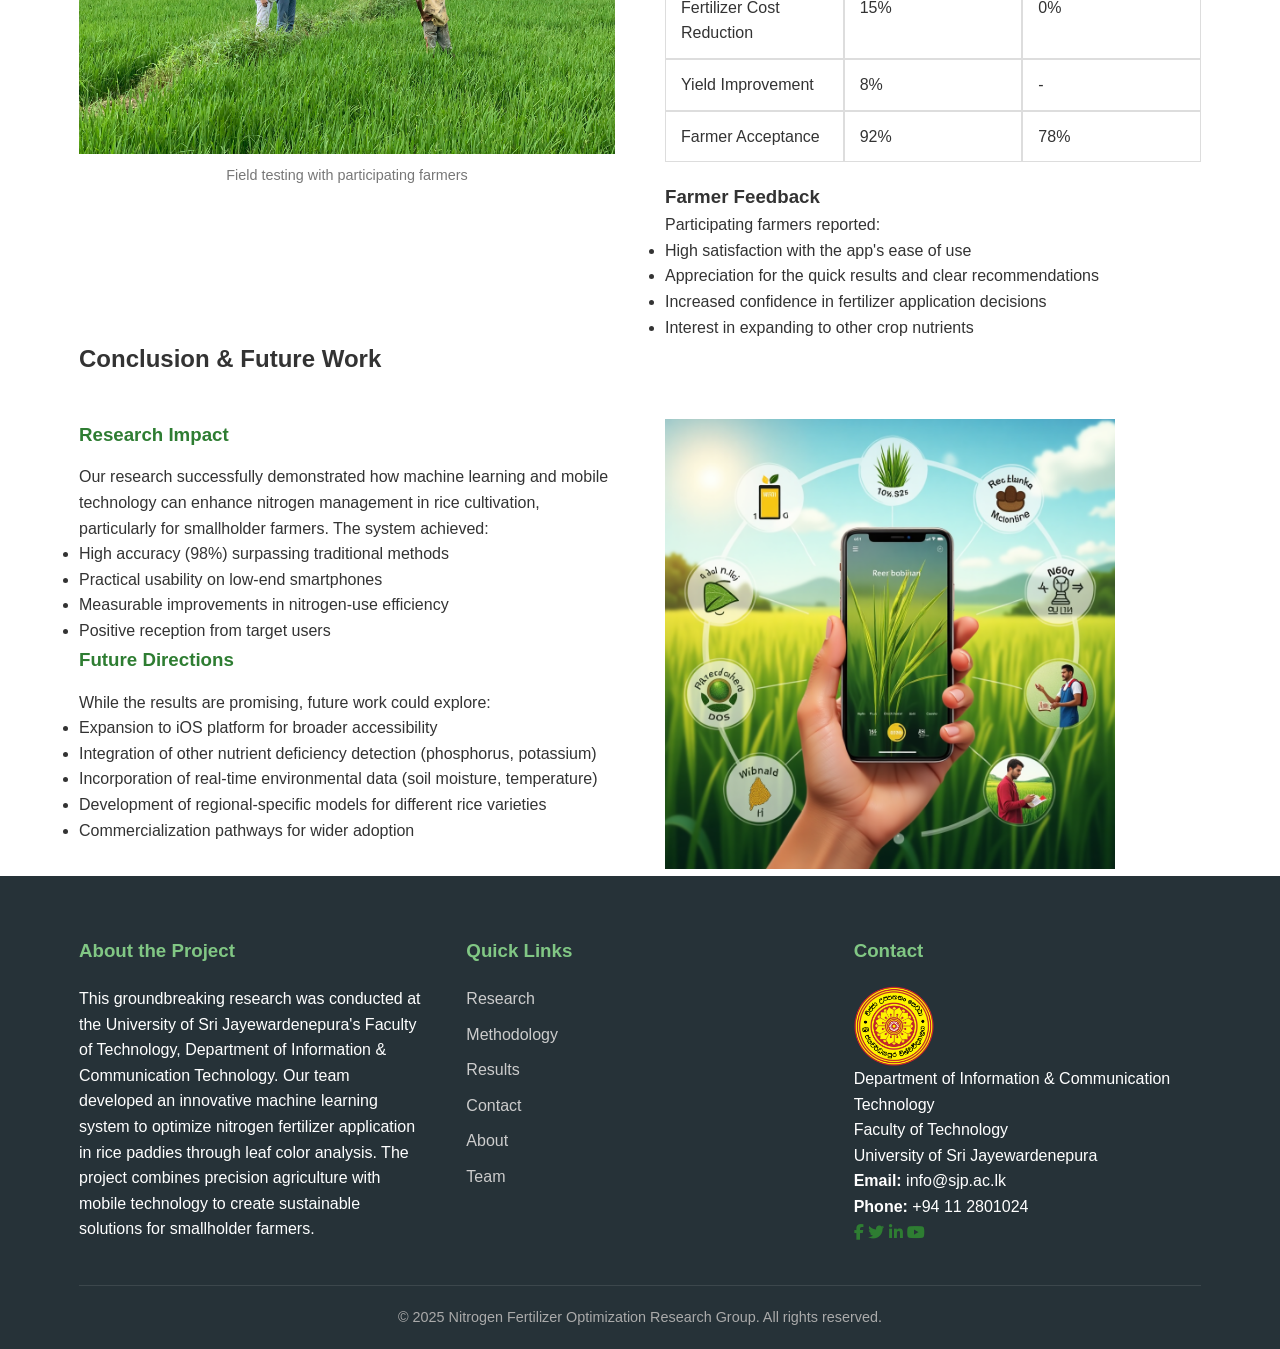
<file: public/results.html>
<!DOCTYPE html>
<html lang="en">
<head>
    <meta charset="UTF-8">
    <meta name="viewport" content="width=device-width, initial-scale=1.0">
    <title>Research Results | Nitrogen Fertilizer Optimization</title>
<link rel="stylesheet" href="css/style.css">
<link rel="stylesheet" href="css/responsive.css">

        <link rel="stylesheet" href="https://cdnjs.cloudflare.com/ajax/libs/font-awesome/6.4.0/css/all.min.css">
    <meta name="description" content="Key findings and achievements from our research on nitrogen fertilizer optimization in rice paddies">
</head>
<body>
    <header>
    <div class="nav_bar_container">
        <div class="logo">
            <div class="logo-icon">
                <svg xmlns="http://www.w3.org/2000/svg" viewBox="0 0 24 24" fill="var(--primary-color)">
                    <path d="M12 2L4 7v10l8 5 8-5V7L12 2zm0 2.5L18 8v8l-6 3.5-6-3.5V8l6-3.5z"/>
                    <path d="M12 12l-6-3.5v7l6 3.5 6-3.5v-7L12 12z"/>
                </svg>
            </div>
            <div class="logo-text">
                <h1>FertiScan</h1>
                <p>Machine Learning And Mobile App For Sustainable Agriculture</p>
            </div>
        </div>
        <nav>
            <ul>
                <li><a href="index.html" class="nav-link">Home</a></li>
                <li><a href="about.html" class="nav-link">About</a></li>
                <li><a href="research.html" class="nav-link">Research</a></li>
                <li><a href="methodology.html" class="nav-link">Methodology</a></li>
                <li><a href="results.html" class="nav-link">Results</a></li>
                <li><a href="team.html" class="nav-link">Team</a></li>
                <li><a href="contact.html" class="nav-link">Contact</a></li>
            </ul>
            <div class="mobile-menu">
                <span></span>
                <span></span>
                <span></span>
            </div>
        </nav>
    </div>
    <div class="header-border"></div>
</header>


    <main>
        <section class="page-header">
            <div class="container">
                 <br/>
                <br/> 
                <h1>Research Results</h1>
                <p>Key findings and achievements from our study</p>
            </div>
        </section>

        <section class="key-results">
            <div class="container">
                <h2>Key Performance Metrics</h2>
                
                <div class="metrics-grid">
                   <div class="metric-card">
  <div class="metric-value" data-target="98">0%</div>
  <div class="metric-label">Classification Accuracy</div>
  <p>Our DenseNet121 model achieved 98% accuracy in classifying rice leaf nitrogen status, outperforming traditional LCC methods (60-70% consistency).</p>
</div>
                    
                    <div class="metric-card">
    <div class="metric-value" data-target="2">0s</div>
    <div class="metric-label">Processing Time</div>
    <p>End-to-end processing from image capture to recommendation takes under 2 seconds on budget Android phones with 2GB RAM.</p>
  </div>

  <div class="metric-card">
    <div class="metric-value" data-target="15">0%</div>
    <div class="metric-label">Efficiency Improvement</div>
    <p>Field trials showed 15% better nitrogen-use efficiency compared to conventional LCC-based methods.</p>
  </div>

  <div class="metric-card">
    <div class="metric-value" data-target="70">0%</div>
    <div class="metric-label">Variability Reduction</div>
    <p>Image normalization reduced device-dependent variability by 70%, enabling consistent performance across different smartphones.</p>
  </div>
                </div>
            </div>
        </section>

        <section class="model-performance">
            <div class="container">
                <h2>Model Performance</h2>
                <div class="performance-content">
                    <div class="performance-text">
                        <h3>Classification Accuracy</h3>
                        <p>The Convolutional Neural Network model performed exceptionally well in classifying rice leaf nitrogen status across all categories:</p>
                        
                        <div class="accuracy-table">
                            <div class="table-row header">
                                <div class="table-cell">Nitrogen Status</div>
                                <div class="table-cell">Accuracy</div>
                                <div class="table-cell">Recall</div>
                            </div>
                            <div class="table-row">
                                <div class="table-cell">Severe Deficiency</div>
                                <div class="table-cell">97.5%</div>
                                <div class="table-cell">98.2%</div>
                            </div>
                            <div class="table-row">
                                <div class="table-cell">Moderate Deficiency</div>
                                <div class="table-cell">97.8%</div>
                                <div class="table-cell">97.5%</div>
                            </div>
                            <div class="table-row">
                                <div class="table-cell">Mild Deficiency</div>
                                <div class="table-cell">98.1%</div>
                                <div class="table-cell">97.9%</div>
                            </div>
                            <div class="table-row">
                                <div class="table-cell">Sufficient</div>
                                <div class="table-cell">98.6%</div>
                                <div class="table-cell">98.4%</div>
                            </div>
                        </div>
                        
                       
                    </div>
                    <div class="performance-image">
                        <img src="images/accuracy-chart.png" alt="Model Accuracy Chart">
                        <div class="image-caption">Training and validation metrics over epochs</div>
                    </div>
                </div>
            </div>
        </section>

        <section class="field-results">
            <div class="container">
                <h2>Field Trial Results</h2>
                <div class="field-content">
                    <div class="field-image">
                        <img src="images/image1.jpg" alt="Field Trial">
                        <div class="image-caption">Field testing with participating farmers</div>
                    </div>
                    <div class="field-text">
                        <h3>Comparative Analysis</h3>
                        <p>Field experiments compared fertilizer application using our mobile app with conventional Leaf Color Chart (LCC)-based techniques:</p>
                        
                        <div class="comparison-table">
                            <div class="table-row header">
                                <div class="table-cell">Metric</div>
                                <div class="table-cell">Our App</div>
                                <div class="table-cell">Traditional LCC</div>
                            </div>
                            <div class="table-row">
                                <div class="table-cell">Nitrogen Use Efficiency</div>
                                <div class="table-cell">85%</div>
                                <div class="table-cell">70%</div>
                            </div>
                            <div class="table-row">
                                <div class="table-cell">Fertilizer Cost Reduction</div>
                                <div class="table-cell">15%</div>
                                <div class="table-cell">0%</div>
                            </div>
                            <div class="table-row">
                                <div class="table-cell">Yield Improvement</div>
                                <div class="table-cell">8%</div>
                                <div class="table-cell">-</div>
                            </div>
                            <div class="table-row">
                                <div class="table-cell">Farmer Acceptance</div>
                                <div class="table-cell">92%</div>
                                <div class="table-cell">78%</div>
                            </div>
                        </div>
                        
                        <h3>Farmer Feedback</h3>
                        <p>Participating farmers reported:</p>
                        <ul>
                            <li>High satisfaction with the app's ease of use</li>
                            <li>Appreciation for the quick results and clear recommendations</li>
                            <li>Increased confidence in fertilizer application decisions</li>
                            <li>Interest in expanding to other crop nutrients</li>
                        </ul>
                    </div>
                </div>
            </div>
        </section>

       

        <section class="conclusion">
            <div class="container">
                <h2>Conclusion & Future Work</h2>
                <div class="conclusion-content">
                    <div class="conclusion-text">
                        <h3>Research Impact</h3>
                        <p>Our research successfully demonstrated how machine learning and mobile technology can enhance nitrogen management in rice cultivation, particularly for smallholder farmers. The system achieved:</p>
                        <ul>
                            <li>High accuracy (98%) surpassing traditional methods</li>
                            <li>Practical usability on low-end smartphones</li>
                            <li>Measurable improvements in nitrogen-use efficiency</li>
                            <li>Positive reception from target users</li>
                        </ul>
                        
                        <h3>Future Directions</h3>
                        <p>While the results are promising, future work could explore:</p>
                        <ul>
                            <li>Expansion to iOS platform for broader accessibility</li>
                            <li>Integration of other nutrient deficiency detection (phosphorus, potassium)</li>
                            <li>Incorporation of real-time environmental data (soil moisture, temperature)</li>
                            <li>Development of regional-specific models for different rice varieties</li>
                            <li>Commercialization pathways for wider adoption</li>
                        </ul>
                    </div>
                    <div class="conclusion-image">
    <img src="images/future-research.png" alt="Future Research" style="width: 450px; height: auto;">
    
</div>

                </div>
            </div>
        </section>
    </main>

    <footer>
      <div class="container">
        <div class="footer-content">
          <div class="footer-section">
            <h3>About the Project</h3>
            <p>
              This groundbreaking research was conducted at the University of
              Sri Jayewardenepura's Faculty of Technology, Department of
              Information & Communication Technology. Our team developed an
              innovative machine learning system to optimize nitrogen fertilizer
              application in rice paddies through leaf color analysis. The
              project combines precision agriculture with mobile technology to
              create sustainable solutions for smallholder farmers.
            </p>
          </div>
          <div class="footer-section">
            <h3>Quick Links</h3>
            <ul>
              <li><a href="research.html">Research</a></li>
              <li><a href="methodology.html">Methodology</a></li>
              <li><a href="results.html">Results</a></li>
              <li><a href="contact.html">Contact</a></li>
              <li><a href="about.html">About</a></li>
              <li><a href="team.html">Team</a></li>
            </ul>
          </div>
          <div class="footer-section">
            <h3>Contact</h3>
            <p>
              <img
                src="images/japura_logo.png"
                alt="University Logo"
                style="
                  width: 80px;
                  height: auto;
                  vertical-align: middle;
                  margin-right: 8px;
                "
              />
              <br />
              Department of Information & Communication Technology<br />
              Faculty of Technology<br />
              University of Sri Jayewardenepura
               <p><strong>Email:</strong> info@sjp.ac.lk<br>
                <strong>Phone:</strong> +94 11 2801024</p>
            </p>
            <div class="social-links">
                <a href="#"><i class="fab fa-facebook-f"></i></a>
                <a href="#"><i class="fab fa-twitter"></i></a>
                <a href="#"><i class="fab fa-linkedin-in"></i></a>
                <a href="#"><i class="fab fa-youtube"></i></a>
            </div>
          </div>
        </div>
        <div class="copyright">
          <p>
            &copy; 2025 Nitrogen Fertilizer Optimization Research Group. All
            rights reserved.
          </p>
        </div>
      </div>
    </footer>

   <script src="js/main.js"></script>
    <script src="js/animations.js"></script>

  

</body>
</html>
</file>
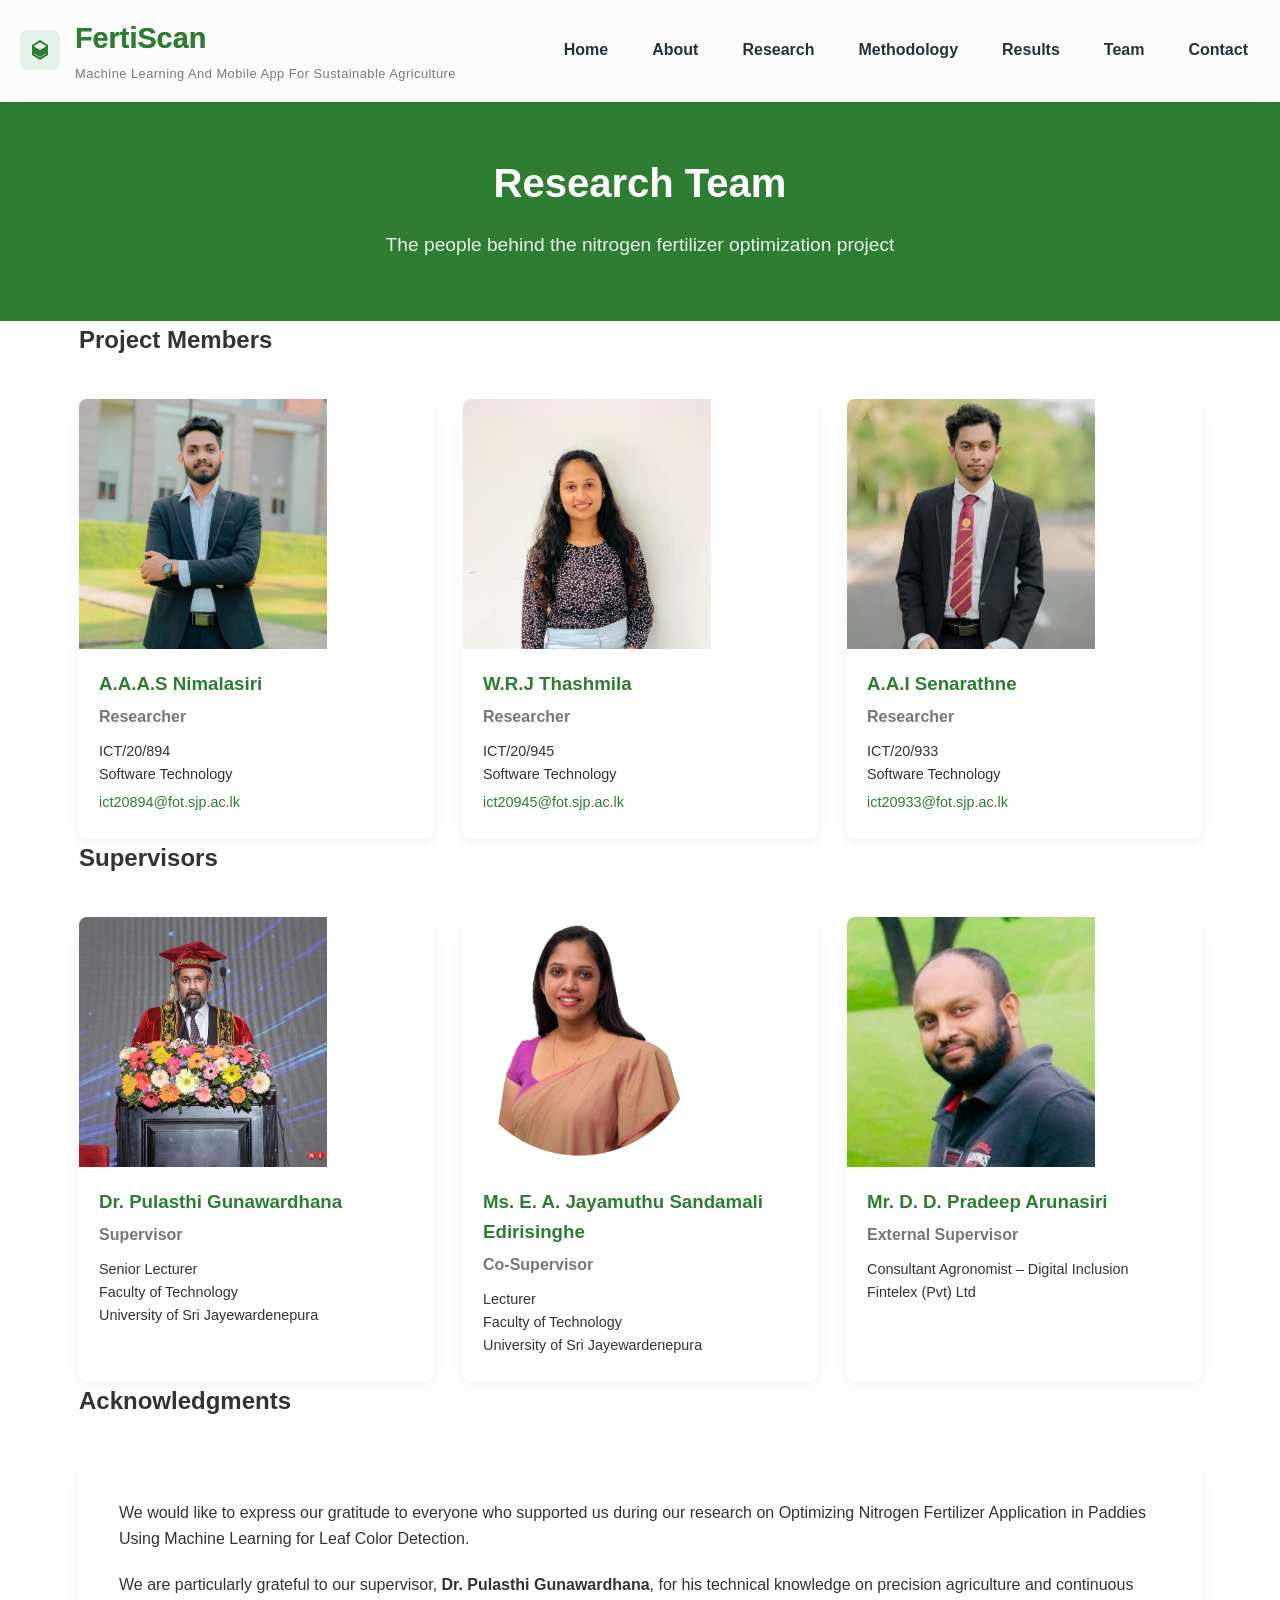
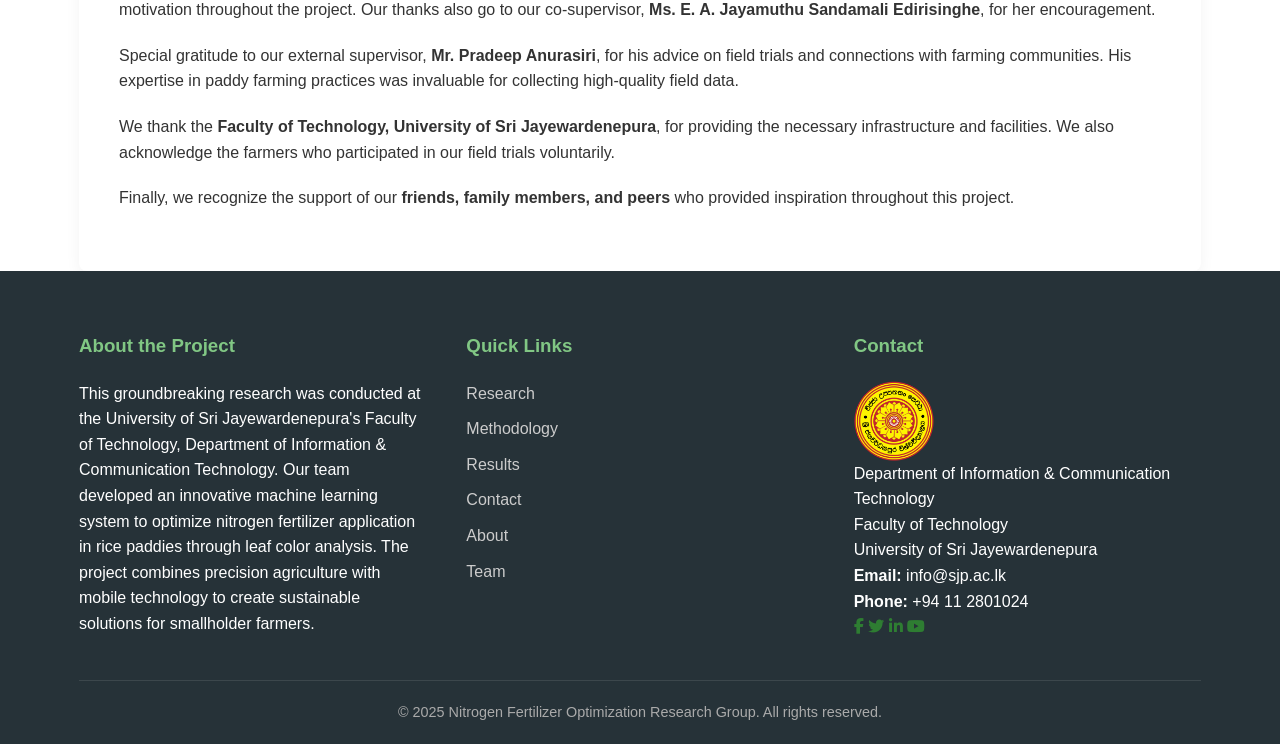
<file: public/team.html>
<!DOCTYPE html>
<html lang="en">
<head>
    <meta charset="UTF-8">
    <meta name="viewport" content="width=device-width, initial-scale=1.0">
    <title>Research Team | Nitrogen Fertilizer Optimization</title>
 
<link rel="stylesheet" href="css/style.css">
<link rel="stylesheet" href="css/responsive.css">

        <link rel="stylesheet" href="https://cdnjs.cloudflare.com/ajax/libs/font-awesome/6.4.0/css/all.min.css">
</head>
<body>
    <header>
    <div class="nav_bar_container">
        <div class="logo">
            <div class="logo-icon">
                <svg xmlns="http://www.w3.org/2000/svg" viewBox="0 0 24 24" fill="var(--primary-color)">
                    <path d="M12 2L4 7v10l8 5 8-5V7L12 2zm0 2.5L18 8v8l-6 3.5-6-3.5V8l6-3.5z"/>
                    <path d="M12 12l-6-3.5v7l6 3.5 6-3.5v-7L12 12z"/>
                </svg>
            </div>
            <div class="logo-text">
                <h1>FertiScan</h1>
                <p>Machine Learning And Mobile App For Sustainable Agriculture</p>
            </div>
        </div>
        <nav>
            <ul>
                <li><a href="index.html" class="nav-link">Home</a></li>
                <li><a href="about.html" class="nav-link">About</a></li>
                <li><a href="research.html" class="nav-link">Research</a></li>
                <li><a href="methodology.html" class="nav-link">Methodology</a></li>
                <li><a href="results.html" class="nav-link">Results</a></li>
                <li><a href="team.html" class="nav-link">Team</a></li>
                <li><a href="contact.html" class="nav-link">Contact</a></li>
            </ul>
            <div class="mobile-menu">
                <span></span>
                <span></span>
                <span></span>
            </div>
        </nav>
    </div>
    <div class="header-border"></div>
</header>

    <main>
        <section class="page-header">
            <div class="container">
                <br/>
                <br/>
                <h1>Research Team</h1>
                <p>The people behind the nitrogen fertilizer optimization project</p>
            </div>
        </section>

        <section class="team-members">
            <div class="container">
                <h2>Project Members</h2>
                <div class="members-grid">
                    <div class="member-card">
                        <div class="member-image">
                            <img src="images/asitha.JPG" alt="A.A.A.S Nimalasiri">
                        </div>
                        <div class="member-info">
                            <h3>A.A.A.S Nimalasiri</h3>
                            <p class="role">Researcher</p>
                            <p class="details">ICT/20/894<br>Software Technology</p>
                            <p class="email">ict20894@fot.sjp.ac.lk</p>
                        </div>
                    </div>
                    <div class="member-card">
                        <div class="member-image">
                            <img src="images/janani.jpg" alt="W.R.J Thashmila">
                        </div>
                        <div class="member-info">
                            <h3>W.R.J Thashmila</h3>
                            <p class="role">Researcher</p>
                            <p class="details">ICT/20/945<br>Software Technology</p>
                            <p class="email">ict20945@fot.sjp.ac.lk</p>
                        </div>
                    </div>
                    
                    <div class="member-card">
                        <div class="member-image">
                            <img src="images/isuru.jpg" alt="A.A.I Senarathne">
                        </div>
                        <div class="member-info">
                            <h3>A.A.I Senarathne</h3>
                            <p class="role">Researcher</p>
                            <p class="details">ICT/20/933<br>Software Technology</p>
                            <p class="email">ict20933@fot.sjp.ac.lk</p>
                        </div>
                    </div>
                    
                    
                </div>
            </div>
        </section>

        <section class="supervisors">
            <div class="container">
                <h2>Supervisors</h2>
                <div class="supervisors-grid">
                    <div class="supervisor-card">
                        <div class="supervisor-image">
                            <img src="images/pulasthi_sir.jpg" alt="Dr. Pulasthi Gunawardhana">
                        </div>
                        <div class="supervisor-info">
                            <h3>Dr. Pulasthi Gunawardhana</h3>
                            <p class="role">Supervisor</p>
                            <p class="details">Senior Lecturer<br>Faculty of Technology<br>University of Sri Jayewardenepura</p>
                        </div>
                    </div>
                    
                    <div class="supervisor-card">
                        <div class="supervisor-image">
                            <img src="images/jayamuthu_madam.png" alt="Ms. E. A. Jayamuthu Sandamali Edirisinghe">
                        </div>
                        <div class="supervisor-info">
                            <h3>Ms. E. A. Jayamuthu Sandamali Edirisinghe</h3>
                            <p class="role">Co-Supervisor</p>
                            <p class="details">Lecturer<br>Faculty of Technology<br>University of Sri Jayewardenepura</p>
                        </div>
                    </div>
                    
                    <div class="supervisor-card">
                        <div class="supervisor-image">
                            <img src="images/pradeep_sir.jpg" alt="Mr. D. D. Pradeep Arunasiri">
                        </div>
                        <div class="supervisor-info">
                            <h3>Mr. D. D. Pradeep Arunasiri</h3>
                            <p class="role">External Supervisor</p>
                            <p class="details">Consultant Agronomist – Digital Inclusion<br>Fintelex (Pvt) Ltd</p>
                        </div>
                    </div>
                </div>
            </div>
        </section>

        <section class="acknowledgments">
            <div class="container">
                <h2>Acknowledgments</h2>
               <div class="ack-content">
    <p>We would like to express our gratitude to everyone who supported us during our research on Optimizing Nitrogen Fertilizer Application in Paddies Using Machine Learning for Leaf Color Detection.</p>
    
    <p>We are particularly grateful to our supervisor, <strong>Dr. Pulasthi Gunawardhana</strong>, for his technical knowledge on precision agriculture and continuous motivation throughout the project. Our thanks also go to our co-supervisor, <strong>Ms. E. A. Jayamuthu Sandamali Edirisinghe</strong>, for her encouragement.</p>
    
    <p>Special gratitude to our external supervisor, <strong>Mr. Pradeep Anurasiri</strong>, for his advice on field trials and connections with farming communities. His expertise in paddy farming practices was invaluable for collecting high-quality field data.</p>
    
    <p>We thank the <strong>Faculty of Technology, University of Sri Jayewardenepura</strong>, for providing the necessary infrastructure and facilities. We also acknowledge the farmers who participated in our field trials voluntarily.</p>
    
    <p>Finally, we recognize the support of our <strong>friends, family members, and peers</strong> who provided inspiration throughout this project.</p>
</div>

            </div>
        </section>
    </main>


    <footer>
      <div class="container">
        <div class="footer-content">
          <div class="footer-section">
            <h3>About the Project</h3>
            <p>
              This groundbreaking research was conducted at the University of
              Sri Jayewardenepura's Faculty of Technology, Department of
              Information & Communication Technology. Our team developed an
              innovative machine learning system to optimize nitrogen fertilizer
              application in rice paddies through leaf color analysis. The
              project combines precision agriculture with mobile technology to
              create sustainable solutions for smallholder farmers.
            </p>
          </div>
          <div class="footer-section">
            <h3>Quick Links</h3>
            <ul>
              <li><a href="research.html">Research</a></li>
              <li><a href="methodology.html">Methodology</a></li>
              <li><a href="results.html">Results</a></li>
              <li><a href="contact.html">Contact</a></li>
              <li><a href="about.html">About</a></li>
              <li><a href="team.html">Team</a></li>
            </ul>
          </div>
          <div class="footer-section">
            <h3>Contact</h3>
            <p>
              <img
                src="images/japura_logo.png"
                alt="University Logo"
                style="
                  width: 80px;
                  height: auto;
                  vertical-align: middle;
                  margin-right: 8px;
                "
              />
              <br />
              Department of Information & Communication Technology<br />
              Faculty of Technology<br />
              University of Sri Jayewardenepura
               <p><strong>Email:</strong> info@sjp.ac.lk<br>
                <strong>Phone:</strong> +94 11 2801024</p>
            </p>
            <div class="social-links">
                <a href="#"><i class="fab fa-facebook-f"></i></a>
                <a href="#"><i class="fab fa-twitter"></i></a>
                <a href="#"><i class="fab fa-linkedin-in"></i></a>
                <a href="#"><i class="fab fa-youtube"></i></a>
            </div>
          </div>
        </div>
        <div class="copyright">
          <p>
            &copy; 2025 Nitrogen Fertilizer Optimization Research Group. All
            rights reserved.
          </p>
        </div>
      </div>
    </footer>

     <script src="js/main.js"></script>
    <script src="js/animations.js"></script>
</body>
</html>
</file>
<file: public/css/style.css>
/* Base Styles */
:root {
  --primary-color: #2e7d32;
  --secondary-color: #81c784;
  --accent-color: #ffb74d;
  --dark-color: #263238;
  --light-color: #f5f5f5;
  --text-color: #333;
  --text-light: #777;
}
 
* {
  margin: 0;
  padding: 0;
  box-sizing: border-box;
}
 
body {
  font-family: "Segoe UI", Tahoma, Geneva, Verdana, sans-serif;
  line-height: 1.6;
  color: var(--text-color);
  background-color: #fff;
}
 
.container {
  width: 90%;
  max-width: 1200px;
  margin: 0 auto;
  padding: 0 15px;
}
 
a {
  text-decoration: none;
  color: var(--primary-color);
}
 
.btn {
  display: inline-block;
  background-color: var(--primary-color);
  color: white;
  padding: 12px 25px;
  border-radius: 4px;
  font-weight: 600;
  transition: all 0.3s ease;
}
 
.btn:hover {
  background-color: var(--secondary-color);
  transform: translateY(-2px);
}
 
/* Header Styles */
header {
  background-color: rgba(255, 255, 255, 0.98);
  backdrop-filter: blur(10px);
  position: fixed;
  width: 100%;
  z-index: 1000;
  padding: 15px 0;
  top: 0;
  transition: all 0.4s cubic-bezier(0.25, 0.8, 0.25, 1);
  box-shadow: 0 2px 20px rgba(0, 0, 0, 0.08);
}
 
.header-border {
  height: 2px;
  background: linear-gradient(
    90deg,
    var(--primary-color),
    var(--secondary-color)
  );
  width: 0;
  transition: width 0.6s ease;
}
 
header:hover .header-border {
  width: 100%;
}
 
.nav_bar_container {
  display: flex;
  justify-content: space-between;
  align-items: center;
  padding: 0 20px;
  margin: auto;
}
 
.logo {
  display: flex;
  align-items: center;
  gap: 15px;
  transition: transform 0.3s ease;
}
 
.logo:hover {
  transform: translateX(5px);
}
 
.logo-icon {
  width: 40px;
  height: 40px;
  display: flex;
  align-items: center;
  justify-content: center;
  background-color: rgba(46, 125, 50, 0.1);
  border-radius: 8px;
  padding: 8px;
}
 
.logo-icon svg {
  width: 100%;
  height: 100%;
}
 
.logo-text h1 {
  color: var(--primary-color);
  font-size: 1.8rem;
  font-weight: 700;
  margin-bottom: 3px;
  background: linear-gradient(
    90deg,
    var(--primary-color),
    var(--secondary-color)
  );
  -webkit-background-clip: text;
  background-clip: text;
}
 
.logo-text p {
  color: var(--text-light);
  font-size: 0.8rem;
  letter-spacing: 0.5px;
}
 
nav ul {
  display: flex;
  list-style: none;
  gap: 20px;
}
 
nav ul li {
  position: relative;
}
 
.nav-link {
  color: var(--dark-color);
  font-weight: 600;
  padding: 8px 12px;
  border-radius: 6px;
  transition: all 0.3s ease;
  position: relative;
  overflow: hidden;
}
 
.nav-link::before {
  content: "";
  position: absolute;
  bottom: 0;
  left: 0;
  width: 100%;
  height: 2px;
  background: linear-gradient(
    90deg,
    var(--primary-color),
    var(--secondary-color)
  );
  transform: scaleX(0);
  transform-origin: right;
  transition: transform 0.4s cubic-bezier(0.65, 0, 0.35, 1);
}
 
.nav-link:hover::before {
  transform: scaleX(1);
  transform-origin: left;
}
 
.nav-link:hover {
  color: var(--primary-color);
}
 
.mobile-menu {
  display: none;
  cursor: pointer;
  flex-direction: column;
  justify-content: space-between;
  width: 30px;
  height: 21px;
  z-index: 1001;
}
 
.mobile-menu span {
  display: block;
  width: 100%;
  height: 3px;
  background-color: var(--dark-color);
  transition: all 0.3s cubic-bezier(0.65, 0, 0.35, 1);
}
 
/* Active state for mobile menu */
.mobile-menu.active span:nth-child(1) {
  transform: translateY(9px) rotate(45deg);
}
 
.mobile-menu.active span:nth-child(2) {
  opacity: 0;
}
 
.mobile-menu.active span:nth-child(3) {
  transform: translateY(-9px) rotate(-45deg);
}
 
/* Responsive Styles */
@media (max-width: 992px) {
  nav ul {
    position: fixed;
    top: 0;
    right: -100%;
    width: 280px;
    height: 70vh;
    background-color: white;
    flex-direction: column;
    align-items: flex-start;
    padding: 70px 30px;
    box-shadow: -5px 0 15px rgba(0, 0, 0, 0.1);
    transition: right 0.4s ease;
  }
 
  nav ul.show {
    right: 0;
  }
 
  .nav-link {
    padding: 12px 0;
    font-size: 1.1rem;
  }
 
  .mobile-menu {
    display: flex;
  }
}
 
/* Scroll effects */
.header-scrolled {
  padding: 10px 0;
  box-shadow: 0 4px 15px rgba(0, 0, 0, 0.1);
}
 
.header-scrolled .logo-text h1 {
  font-size: 1.6rem;
}
 
/* Hero Section */
.hero {
  padding: 150px 0 80px;
  background-color: var(--light-color);
}
 
.hero .container {
  display: flex;
  align-items: center;
  justify-content: space-between;
}
 
.hero-content {
  flex: 1;
  padding-right: 50px;
}
 
.hero-content h1 {
  font-size: 2.5rem;
  margin-bottom: 20px;
  color: var(--dark-color);
}
 
.hero-content p {
  font-size: 1.1rem;
  margin-bottom: 30px;
  color: var(--text-light);
}
 
.hero-image {
  flex: 1;
}
 
.hero-image img {
  width: 100%;
  border-radius: 8px;
  box-shadow: 0 10px 30px rgba(0, 0, 0, 0.1);
}
 
/* Features Section */
.features {
  padding: 80px 0;
}
 
.features h2 {
  text-align: center;
  margin-bottom: 50px;
  font-size: 2rem;
  color: var(--dark-color);
}
 
.features-grid {
  display: grid;
  grid-template-columns: repeat(3, 1fr);
  gap: 30px;
}
 
.feature-card {
  background-color: white;
  padding: 30px;
  border-radius: 8px;
  box-shadow: 0 5px 15px rgba(0, 0, 0, 0.05);
  transition: transform 0.3s ease, box-shadow 0.3s ease;
}
 
.feature-card:hover {
  transform: translateY(-10px);
  box-shadow: 0 15px 30px rgba(0, 0, 0, 0.1);
}
 
.feature-card img {
  width: 60px;
  height: 60px;
  margin-bottom: 20px;
}
 
.feature-card h3 {
  margin-bottom: 15px;
  color: var(--primary-color);
}
 
/* Footer */
footer {
  background-color: var(--dark-color);
  color: white;
  padding: 60px 0 20px;
}
 
.footer-content {
  display: grid;
  grid-template-columns: repeat(3, 1fr);
  gap: 40px;
  margin-bottom: 40px;
}
 
.footer-section h3 {
  margin-bottom: 20px;
  color: var(--secondary-color);
}
 
.footer-section ul {
  list-style: none;
}
 
.footer-section ul li {
  margin-bottom: 10px;
}
 
.footer-section ul li a {
  color: #ccc;
  transition: color 0.3s ease;
}
 
.footer-section ul li a:hover {
  color: var(--secondary-color);
}
 
.copyright {
  text-align: center;
  padding-top: 20px;
  border-top: 1px solid rgba(255, 255, 255, 0.1);
  color: #aaa;
  font-size: 0.9rem;
}
 
/* Page Header */
.page-header {
  padding: 100px 0 60px;
  background-color: var(--primary-color);
  color: white;
  text-align: center;
}
 
.page-header h1 {
  font-size: 2.5rem;
  margin-bottom: 15px;
}
 
.page-header p {
  margin-top: 5px;
  font-size: 1.2rem;
  opacity: 0.9;
}
 
/* Research Intro Section */
.research-intro .container {
  display: flex;
  align-items: center;
  padding: 60px 0;
}
 
.research-content {
  flex: 1;
  padding-right: 50px;
}
 
.research-content h2 {
  font-size: 2rem;
  margin-bottom: 20px;
  color: var(--dark-color);
}
 
.research-highlights {
  display: grid;
  grid-template-columns: 1fr 1fr;
  gap: 30px;
  margin-top: 40px;
}
 
.highlight {
  background-color: var(--light-color);
  padding: 25px;
  border-radius: 8px;
}
 
.highlight h3 {
  color: var(--primary-color);
  margin-bottom: 15px;
}
 
.research-image {
  flex: 1;
}
 
.research-image img {
  width: 100%;
  border-radius: 8px;
  box-shadow: 0 10px 30px rgba(0, 0, 0, 0.1);
}
 
/* Research Cards */
.research-card {
  display: flex;
  align-items: center;
  margin: 60px 0;
}
 
.research-card.reverse {
  flex-direction: row-reverse;
}
 
.research-card-image {
  flex: 1;
  padding: 0 30px;
}
 
.research-card-image img {
  width: 100%;
  border-radius: 8px;
  box-shadow: 0 10px 30px rgba(0, 0, 0, 0.1);
}
 
.research-card-content {
  flex: 1;
}
 
.research-card-content h3 {
  font-size: 1.8rem;
  margin-bottom: 20px;
  color: var(--primary-color);
}
 
.research-card-content ul {
  margin: 20px 0 0 20px;
}
 
.research-card-content li {
  margin-bottom: 10px;
}
 
/* Paper Card */
.paper-card {
  background-color: white;
  padding: 40px;
  border-radius: 8px;
  box-shadow: 0 5px 15px rgba(0, 0, 0, 0.05);
  margin-top: 40px;
}
 
.paper-card h3 {
  font-size: 1.5rem;
  margin-bottom: 20px;
  color: var(--primary-color);
}
 
.paper-card p {
  margin-bottom: 15px;
}
 
/* Methodology Styles */
.phase-cards {
  display: grid;
  grid-template-columns: repeat(3, 1fr);
  gap: 30px;
  margin-top: 40px;
}
 
.phase-card {
  background-color: white;
  padding: 30px;
  border-radius: 8px;
  box-shadow: 0 5px 15px rgba(0, 0, 0, 0.05);
  position: relative;
  transition: transform 0.3s ease;
}
 
.phase-card:hover {
  transform: translateY(-10px);
}
 
.phase-number {
  position: absolute;
  top: -20px;
  left: 20px;
  background-color: var(--primary-color);
  color: white;
  width: 40px;
  height: 40px;
  border-radius: 50%;
  display: flex;
  align-items: center;
  justify-content: center;
  font-weight: bold;
  font-size: 1.2rem;
}
 
.phase-card h3 {
  margin-top: 20px;
  margin-bottom: 15px;
  color: var(--primary-color);
}
 
/* Technology Stack */
.tech-grid {
  display: grid;
  grid-template-columns: repeat(3, 1fr);
  gap: 30px;
  margin-top: 40px;
}
 
.tech-card {
  background-color: white;
  padding: 30px;
  border-radius: 8px;
  box-shadow: 0 5px 15px rgba(0, 0, 0, 0.05);
  text-align: center;
  transition: transform 0.3s ease;
}
 
.tech-card:hover {
  transform: translateY(-10px);
}
 
.tech-card img {
  width: 80px;
  height: 80px;
  margin-bottom: 20px;
}
 
.tech-card h3 {
  margin-bottom: 15px;
  color: var(--primary-color);
}
 
/* Data Collection */
.data-content {
  display: flex;
  align-items: flex-start;
  margin-top: 40px;
}
 
.data-text {
  flex: 1;
  padding-right: 50px;
}
 
.data-text h3 {
  margin: 25px 0 15px;
  color: var(--primary-color);
}
 
.data-text ul {
  margin-left: 20px;
  margin-bottom: 20px;
}
 
.data-text li {
  margin-bottom: 8px;
}
 
.data-image {
  flex: 1;
}
 
.data-image img {
  width: 100%;
  border-radius: 8px;
  box-shadow: 0 10px 30px rgba(0, 0, 0, 0.1);
}
 
.image-caption {
  margin-top: 10px;
  font-size: 0.9rem;
  color: var(--text-light);
  text-align: center;
}
 
/* System Architecture */
.architecture-image {
  margin: 40px 0;
  text-align: center;
}
 
.architecture-image img {
  max-width: 100%;
  border-radius: 8px;
}
 
.architecture-details {
  display: grid;
  grid-template-columns: repeat(2, 1fr);
  gap: 30px;
}
 
.detail-card {
  background-color: white;
  padding: 25px;
  border-radius: 8px;
  box-shadow: 0 5px 15px rgba(0, 0, 0, 0.05);
}
 
.detail-card h3 {
  margin-bottom: 15px;
  color: var(--primary-color);
}
 
/* Results Page Styles */
.metrics-grid {
  display: grid;
  grid-template-columns: repeat(4, 1fr);
  gap: 30px;
  margin-top: 40px;
}
 
.metric-card {
  background-color: white;
  padding: 30px;
  border-radius: 8px;
  box-shadow: 0 5px 15px rgba(0, 0, 0, 0.05);
  text-align: center;
}
 
.metric-value {
  font-size: 3rem;
  font-weight: bold;
  color: var(--primary-color);
  margin-bottom: 10px;
}
 
.metric-label {
  font-size: 1.2rem;
  font-weight: 600;
  margin-bottom: 15px;
}
 
/* Performance Tables */
.performance-content {
  display: flex;
  align-items: flex-start;
  margin-top: 40px;
}
 
.performance-text {
  flex: 1;
  padding-right: 50px;
}
 
.performance-text h3 {
  margin: 25px 0 15px;
  color: var(--primary-color);
}
 
.performance-image {
  flex: 1;
}
 
.performance-image img {
  width: 100%;
  border-radius: 8px;
  box-shadow: 0 10px 30px rgba(0, 0, 0, 0.1);
}
 
.accuracy-table,
.comparison-table {
  width: 100%;
  margin: 20px 0;
  border-collapse: collapse;
}
 
.table-row {
  display: flex;
}
 
.table-row.header {
  font-weight: bold;
  background-color: var(--light-color);
}
 
.table-cell {
  flex: 1;
  padding: 12px 15px;
  border: 1px solid #ddd;
}
 
/* Field Results */
.field-content {
  display: flex;
  align-items: flex-start;
  margin-top: 40px;
}
 
.field-text {
  flex: 1;
  padding-left: 50px;
}
 
.field-image {
  flex: 1;
}
 
/* Results Gallery */
.results-gallery {
  display: grid;
  grid-template-columns: repeat(4, 1fr);
  gap: 20px;
  margin-top: 40px;
}
 
.gallery-item {
  background-color: white;
  padding: 15px;
  border-radius: 8px;
  box-shadow: 0 5px 15px rgba(0, 0, 0, 0.05);
  text-align: center;
}
 
.gallery-item img {
  width: 100%;
  border-radius: 4px;
  margin-bottom: 10px;
}
 
/* Conclusion */
.conclusion-content {
  display: flex;
  align-items: flex-start;
  margin-top: 40px;
}
 
.conclusion-text {
  flex: 1;
  padding-right: 50px;
}
 
.conclusion-text h3 {
  margin: 1px 0 15px;
  color: var(--primary-color);
}
 
.conclusion-image {
  flex: 1;
}
.field-image img {
    width: 100%;
    max-width: 600px; /* Adjust to make image smaller */
    height: auto;
    display: block;
    margin: 0 auto; /* Center the image (optional) */
}
 
/* Team Page Styles */
.members-grid,
.supervisors-grid {
  display: grid;
  grid-template-columns: repeat(3, 1fr);
  gap: 30px;
  margin-top: 40px;
}
 
.member-card,
.supervisor-card {
  background-color: white;
  border-radius: 8px;
  box-shadow: 0 5px 15px rgba(0, 0, 0, 0.05);
  overflow: hidden;
  transition: transform 0.3s ease;
}
 
.member-card:hover,
.supervisor-card:hover {
  transform: translateY(-10px);
}
 
.member-image,
.supervisor-image {
  height: 250px;
  overflow: hidden;
}
 
.member-image img,
.supervisor-image img {
  width: 70%;
  height: 100%;
  object-fit: cover;
  transition: transform 0.3s ease;
}
 
.member-card:hover .member-image img,
.supervisor-card:hover .supervisor-image img {
  transform: scale(1.05);
}
 
.member-info,
.supervisor-info {
  padding: 20px;
}
 
.member-info h3,
.supervisor-info h3 {
  margin-bottom: 5px;
  color: var(--primary-color);
}
 
.role {
  font-weight: 600;
  color: var(--text-light);
  margin-bottom: 10px;
}
 
.details,
.email {
  font-size: 0.9rem;
  margin-bottom: 5px;
}
 
.email {
  color: var(--primary-color);
}
 
/* Acknowledgments */
.ack-content {
  background-color: white;
  padding: 40px;
  border-radius: 8px;
  box-shadow: 0 5px 15px rgba(0, 0, 0, 0.05);
  margin-top: 40px;
}
 
.ack-content p {
  margin-bottom: 20px;
}
 
/* Contact Page Styles */
.contact-content {
  display: flex;
  align-items: flex-start;
  margin-top: 40px;
}
 
.contact-info {
  flex: 1;
  padding-right: 50px;
}
 
.contact-form {
  flex: 1;
}
 
.info-card {
  background-color: white;
  padding: 25px;
  border-radius: 8px;
  box-shadow: 0 5px 15px rgba(0, 0, 0, 0.05);
  margin-bottom: 30px;
}
 
.info-card h3 {
  margin-bottom: 15px;
  color: var(--primary-color);
}
 
.contact-list li {
  margin-bottom: 15px;
  padding-bottom: 15px;
  border-bottom: 1px solid #eee;
}
 
.contact-list li:last-child {
  border-bottom: none;
}
 
/* Form Styles */
.form-group {
  margin-bottom: 20px;
}
 
.form-group label {
  display: block;
  margin-bottom: 8px;
  font-weight: 600;
}
 
.form-group input,
.form-group textarea {
  width: 100%;
  padding: 12px;
  border: 1px solid #ddd;
  border-radius: 4px;
  font-family: inherit;
}
 
.form-group textarea {
  resize: vertical;
}
 
/* Institution Info */
.institution-card {
  background-color: white;
  padding: 40px;
  border-radius: 8px;
  box-shadow: 0 5px 15px rgba(0, 0, 0, 0.05);
  margin-top: 40px;
}
 
.institution-card h3 {
  margin-bottom: 20px;
  color: var(--primary-color);
}
 
.map-container {
  margin-top: 30px;
  border-radius: 8px;
  overflow: hidden;
}
 
.hero-image.carousel {
    width: 100%;
    height: auto;
    overflow: hidden; /* Optional: remove if you want to allow full image scroll */
    position: relative;
}
 
.carousel-track {
    display: flex;
    width: 100%;
    height: auto;
}
 
.carousel-img {
    width: 100%;
    max-height: 500px; /* Adjust this to your preferred height */
    object-fit: contain;
    flex-shrink: 0;
}
 
 
 
 
/* Splash Screen Container */
#splash-screen {
  position: fixed;
  top: 0;
  left: 0;
  width: 100%;
  height: 100%;
  background: #ffffff;
 
  display: flex;
  align-items: center;
  justify-content: center;
  z-index: 9999;
  animation: splashSlideUp 1s ease-in- ut forwards;
  animation-delay: 3s;
}
 
/* Splash screen logo container */
#splash-screen .logo {
  display: flex;
  flex-direction: column;
  align-items: center;
  text-align: center;
  animation: splashBounceIn 1.2s ease;
}
 
/* Dark green logo icon */
#splash-screen .splash-svg {
  width: 80px;
  height: 80px;
  fill: #145a32; /* Dark green */
  margin-bottom: 15px;
}
 
/* FertiScan dark green */
#splash-screen .brand-name {
  font-size: 2.5em;
  margin: 0;
  font-weight: bold;
  color: #145a32; /* Dark green */
}
 
/* Light black description text one */
#splash-screen .slogan {
  font-size: 1.1em;
  margin-top: 10px;
  color: #444444; /* Light black */
}
 
/* Animations */
@keyframes splashSlideUp {
  to {
    transform: translateY(-100%);
    opacity: 0;
    visibility: hidden;
  }
}
 
@keyframes splashBounceIn {
  0% {
    transform: scale(0.5);
    opacity: 0;
  }
  60% {
    transform: scale(1.2);
    opacity: 1;
  }
  100% {
    transform: scale(1);
  }
}
 
 
 
.architecture-carousel {
    padding: 40px 0;
    background-color: #f9f9f9;
    text-align: center;
}
 
.architecture-carousel h1 {
    margin-bottom: 30px;
    color: #2c3e50;
    font-size: 2.2rem;
}
 
.carousel-container {
    position: relative;
    max-width: 900px;
    margin: 0 auto;
    overflow: hidden;
}
 
.diagram-carousel {
    display: flex;
    transition: transform 0.5s ease-in-out;
    height: 500px; /* Adjust based on your needs */
}
 
.diagram-carousel img {
    min-width: 100%;
    height: 100%;
    object-fit: contain;
    padding: 0 10px;
    box-sizing: border-box;
}
 
.carousel-btn {
    position: absolute;
    top: 50%;
    transform: translateY(-50%);
    background-color: rgba(0,0,0,0.5);
    color: white;
    border: none;
    padding: 15px;
    cursor: pointer;
    font-size: 1.2rem;
    border-radius: 50%;
    z-index: 10;
    transition: background-color 0.3s;
}
 
.carousel-btn:hover {
    background-color: rgba(0,0,0,0.8);
}
 
.prev-btn {
    left: 20px;
}
 
.next-btn {
    right: 20px;
}
 
.carousel-dots {
    display: flex;
    justify-content: center;
    margin-top: 20px;
}
 
.dot {
    width: 12px;
    height: 12px;
    border-radius: 50%;
    background-color: #bbb;
    margin: 0 5px;
    cursor: pointer;
    transition: background-color 0.3s;
}
 
.dot.active {
    background-color: #333;
}
 
@media (max-width: 768px) {
    .diagram-carousel {
        height: 350px;
    }
   
    .carousel-btn {
        padding: 10px;
    }
}
</file>
<file: public/css/responsive.css>
/* Tablet View */
@media (max-width: 992px) {
    .hero .container {
        flex-direction: column;
    }
    
    .hero-content {
        padding-right: 0;
        margin-bottom: 40px;
        text-align: center;
    }
    
    .features-grid {
        grid-template-columns: repeat(2, 1fr);
    }
    
    .footer-content {
        grid-template-columns: repeat(2, 1fr);
    }
}

/* Mobile View */
@media (max-width: 768px) {
    .hero {
        padding: 120px 0 60px;
    }
    
    .hero-content h1 {
        font-size: 2rem;
    }
    
    nav ul {
        display: none;
        position: absolute;
        top: 80px;
        left: 0;
        width: 100%;
        background-color: white;
        flex-direction: column;
        padding: 20px;
        box-shadow: 0 5px 10px rgba(138, 33, 33, 0.1);
    }
    
    nav ul.show {
        display: flex;
    }
    
    nav ul li {
        margin: 10px 0;
    }
    
    .mobile-menu {
        display: flex;
    }
    
    .mobile-menu.active span:nth-child(1) {
        transform: rotate(45deg) translate(5px, 5px);
    }
    
    .mobile-menu.active span:nth-child(2) {
        opacity: 0;
    }
    
    .mobile-menu.active span:nth-child(3) {
        transform: rotate(-45deg) translate(7px, -6px);
    }
    
    .features-grid {
        grid-template-columns: 1fr;
    }
    
    .footer-content {
        grid-template-columns: 1fr;
    }
}

/* Tablet View for Research Pages */
@media (max-width: 992px) {
    .research-intro .container,
    .performance-content,
    .field-content,
    .conclusion-content,
    .contact-content {
        flex-direction: column;
    }
    
    .research-content,
    .performance-text,
    .field-text,
    .conclusion-text,
    .contact-info {
        padding-right: 0;
        margin-bottom: 40px;
    }
    
    .phase-cards,
    .tech-grid,
    .architecture-details {
        grid-template-columns: repeat(2, 1fr);
    }
    
    .metrics-grid {
        grid-template-columns: repeat(2, 1fr);
    }
    
    .results-gallery {
        grid-template-columns: repeat(2, 1fr);
    }
}

/* Mobile View for Research Pages */
@media (max-width: 768px) {
    .page-header {
        padding: 80px 0 40px;
    }
    
    .research-highlights,
    .phase-cards,
    .tech-grid,
    .members-grid,
    .supervisors-grid,
    .metrics-grid,
    .architecture-details {
        grid-template-columns: 1fr;
    }
    
    .research-card {
        flex-direction: column;
    }
    
    .research-card.reverse {
        flex-direction: column;
    }
    
    .research-card-image {
        padding: 0;
        margin-bottom: 30px;
    }
    
    .performance-content,
    .field-content,
    .conclusion-content,
    .contact-content {
        flex-direction: column;
    }
    
    .performance-text,
    .field-text,
    .conclusion-text,
    .contact-info {
        padding-right: 0;
        padding-left: 0;
        margin-bottom: 40px;
    }
    
    .results-gallery {
        grid-template-columns: 1fr;
    }
    
    .table-row {
        flex-direction: column;
    }
    
    .table-cell {
        padding: 8px 10px;
    }
}
</file>
<file: assets/css/style.css>
/* Base Styles */
:root {
  --primary-color: #2e7d32;
  --secondary-color: #81c784;
  --accent-color: #ffb74d;
  --dark-color: #263238;
  --light-color: #f5f5f5;
  --text-color: #333;
  --text-light: #777;
}

* {
  margin: 0;
  padding: 0;
  box-sizing: border-box;
}

body {
  font-family: "Segoe UI", Tahoma, Geneva, Verdana, sans-serif;
  line-height: 1.6;
  color: var(--text-color);
  background-color: #fff;
}

.container {
  width: 90%;
  max-width: 1200px;
  margin: 0 auto;
  padding: 0 15px;
}

a {
  text-decoration: none;
  color: var(--primary-color);
}

.btn {
  display: inline-block;
  background-color: var(--primary-color);
  color: white;
  padding: 12px 25px;
  border-radius: 4px;
  font-weight: 600;
  transition: all 0.3s ease;
}

.btn:hover {
  background-color: var(--secondary-color);
  transform: translateY(-2px);
}

/* Header Styles */
header {
  background-color: rgba(255, 255, 255, 0.98);
  backdrop-filter: blur(10px);
  position: fixed;
  width: 100%;
  z-index: 1000;
  padding: 15px 0;
  top: 0;
  transition: all 0.4s cubic-bezier(0.25, 0.8, 0.25, 1);
  box-shadow: 0 2px 20px rgba(0, 0, 0, 0.08);
}

.header-border {
  height: 2px;
  background: linear-gradient(
    90deg,
    var(--primary-color),
    var(--secondary-color)
  );
  width: 0;
  transition: width 0.6s ease;
}

header:hover .header-border {
  width: 100%;
}

.nav_bar_container {
  display: flex;
  justify-content: space-between;
  align-items: center;
  padding: 0 20px;
  margin: auto;
}

.logo {
  display: flex;
  align-items: center;
  gap: 15px;
  transition: transform 0.3s ease;
}

.logo:hover {
  transform: translateX(5px);
}

.logo-icon {
  width: 40px;
  height: 40px;
  display: flex;
  align-items: center;
  justify-content: center;
  background-color: rgba(46, 125, 50, 0.1);
  border-radius: 8px;
  padding: 8px;
}

.logo-icon svg {
  width: 100%;
  height: 100%;
}

.logo-text h1 {
  color: var(--primary-color);
  font-size: 1.8rem;
  font-weight: 700;
  margin-bottom: 3px;
  background: linear-gradient(
    90deg,
    var(--primary-color),
    var(--secondary-color)
  );
  -webkit-background-clip: text;
  background-clip: text;
}

.logo-text p {
  color: var(--text-light);
  font-size: 0.8rem;
  letter-spacing: 0.5px;
}

nav ul {
  display: flex;
  list-style: none;
  gap: 20px;
}

nav ul li {
  position: relative;
}

.nav-link {
  color: var(--dark-color);
  font-weight: 600;
  padding: 8px 12px;
  border-radius: 6px;
  transition: all 0.3s ease;
  position: relative;
  overflow: hidden;
}

.nav-link::before {
  content: "";
  position: absolute;
  bottom: 0;
  left: 0;
  width: 100%;
  height: 2px;
  background: linear-gradient(
    90deg,
    var(--primary-color),
    var(--secondary-color)
  );
  transform: scaleX(0);
  transform-origin: right;
  transition: transform 0.4s cubic-bezier(0.65, 0, 0.35, 1);
}

.nav-link:hover::before {
  transform: scaleX(1);
  transform-origin: left;
}

.nav-link:hover {
  color: var(--primary-color);
}

.mobile-menu {
  display: none;
  cursor: pointer;
  flex-direction: column;
  justify-content: space-between;
  width: 30px;
  height: 21px;
  z-index: 1001;
}

.mobile-menu span {
  display: block;
  width: 100%;
  height: 3px;
  background-color: var(--dark-color);
  transition: all 0.3s cubic-bezier(0.65, 0, 0.35, 1);
}

/* Active state for mobile menu */
.mobile-menu.active span:nth-child(1) {
  transform: translateY(9px) rotate(45deg);
}

.mobile-menu.active span:nth-child(2) {
  opacity: 0;
}

.mobile-menu.active span:nth-child(3) {
  transform: translateY(-9px) rotate(-45deg);
}

/* Responsive Styles */
@media (max-width: 992px) {
  nav ul {
    position: fixed;
    top: 0;
    right: -100%;
    width: 280px;
    height: 70vh;
    background-color: white;
    flex-direction: column;
    align-items: flex-start;
    padding: 70px 30px;
    box-shadow: -5px 0 15px rgba(0, 0, 0, 0.1);
    transition: right 0.4s ease;
  }

  nav ul.show {
    right: 0;
  }

  .nav-link {
    padding: 12px 0;
    font-size: 1.1rem;
  }

  .mobile-menu {
    display: flex;
  }
}

/* Scroll effects */
.header-scrolled {
  padding: 10px 0;
  box-shadow: 0 4px 15px rgba(0, 0, 0, 0.1);
}

.header-scrolled .logo-text h1 {
  font-size: 1.6rem;
}

/* Hero Section */
.hero {
  padding: 150px 0 80px;
  background-color: var(--light-color);
}

.hero .container {
  display: flex;
  align-items: center;
  justify-content: space-between;
}

.hero-content {
  flex: 1;
  padding-right: 50px;
}

.hero-content h1 {
  font-size: 2.5rem;
  margin-bottom: 20px;
  color: var(--dark-color);
}

.hero-content p {
  font-size: 1.1rem;
  margin-bottom: 30px;
  color: var(--text-light);
}

.hero-image {
  flex: 1;
}

.hero-image img {
  width: 100%;
  border-radius: 8px;
  box-shadow: 0 10px 30px rgba(0, 0, 0, 0.1);
}

/* Features Section */
.features {
  padding: 80px 0;
}

.features h2 {
  text-align: center;
  margin-bottom: 50px;
  font-size: 2rem;
  color: var(--dark-color);
}

.features-grid {
  display: grid;
  grid-template-columns: repeat(3, 1fr);
  gap: 30px;
}

.feature-card {
  background-color: white;
  padding: 30px;
  border-radius: 8px;
  box-shadow: 0 5px 15px rgba(0, 0, 0, 0.05);
  transition: transform 0.3s ease, box-shadow 0.3s ease;
}

.feature-card:hover {
  transform: translateY(-10px);
  box-shadow: 0 15px 30px rgba(0, 0, 0, 0.1);
}

.feature-card img {
  width: 60px;
  height: 60px;
  margin-bottom: 20px;
}

.feature-card h3 {
  margin-bottom: 15px;
  color: var(--primary-color);
}

/* Footer */
footer {
  background-color: var(--dark-color);
  color: white;
  padding: 60px 0 20px;
}

.footer-content {
  display: grid;
  grid-template-columns: repeat(3, 1fr);
  gap: 40px;
  margin-bottom: 40px;
}

.footer-section h3 {
  margin-bottom: 20px;
  color: var(--secondary-color);
}

.footer-section ul {
  list-style: none;
}

.footer-section ul li {
  margin-bottom: 10px;
}

.footer-section ul li a {
  color: #ccc;
  transition: color 0.3s ease;
}

.footer-section ul li a:hover {
  color: var(--secondary-color);
}

.copyright {
  text-align: center;
  padding-top: 20px;
  border-top: 1px solid rgba(255, 255, 255, 0.1);
  color: #aaa;
  font-size: 0.9rem;
}

/* Page Header */
.page-header {
  padding: 100px 0 60px;
  background-color: var(--primary-color);
  color: white;
  text-align: center;
}

.page-header h1 {
  font-size: 2.5rem;
  margin-bottom: 15px;
}

.page-header p {
  margin-top: 5px;
  font-size: 1.2rem;
  opacity: 0.9;
}

/* Research Intro Section */
.research-intro .container {
  display: flex;
  align-items: center;
  padding: 60px 0;
}

.research-content {
  flex: 1;
  padding-right: 50px;
}

.research-content h2 {
  font-size: 2rem;
  margin-bottom: 20px;
  color: var(--dark-color);
}

.research-highlights {
  display: grid;
  grid-template-columns: 1fr 1fr;
  gap: 30px;
  margin-top: 40px;
}

.highlight {
  background-color: var(--light-color);
  padding: 25px;
  border-radius: 8px;
}

.highlight h3 {
  color: var(--primary-color);
  margin-bottom: 15px;
}

.research-image {
  flex: 1;
}

.research-image img {
  width: 100%;
  border-radius: 8px;
  box-shadow: 0 10px 30px rgba(0, 0, 0, 0.1);
}

/* Research Cards */
.research-card {
  display: flex;
  align-items: center;
  margin: 60px 0;
}

.research-card.reverse {
  flex-direction: row-reverse;
}

.research-card-image {
  flex: 1;
  padding: 0 30px;
}

.research-card-image img {
  width: 100%;
  border-radius: 8px;
  box-shadow: 0 10px 30px rgba(0, 0, 0, 0.1);
}

.research-card-content {
  flex: 1;
}

.research-card-content h3 {
  font-size: 1.8rem;
  margin-bottom: 20px;
  color: var(--primary-color);
}

.research-card-content ul {
  margin: 20px 0 0 20px;
}

.research-card-content li {
  margin-bottom: 10px;
}

/* Paper Card */
.paper-card {
  background-color: white;
  padding: 40px;
  border-radius: 8px;
  box-shadow: 0 5px 15px rgba(0, 0, 0, 0.05);
  margin-top: 40px;
}

.paper-card h3 {
  font-size: 1.5rem;
  margin-bottom: 20px;
  color: var(--primary-color);
}

.paper-card p {
  margin-bottom: 15px;
}

/* Methodology Styles */
.phase-cards {
  display: grid;
  grid-template-columns: repeat(3, 1fr);
  gap: 30px;
  margin-top: 40px;
}

.phase-card {
  background-color: white;
  padding: 30px;
  border-radius: 8px;
  box-shadow: 0 5px 15px rgba(0, 0, 0, 0.05);
  position: relative;
  transition: transform 0.3s ease;
}

.phase-card:hover {
  transform: translateY(-10px);
}

.phase-number {
  position: absolute;
  top: -20px;
  left: 20px;
  background-color: var(--primary-color);
  color: white;
  width: 40px;
  height: 40px;
  border-radius: 50%;
  display: flex;
  align-items: center;
  justify-content: center;
  font-weight: bold;
  font-size: 1.2rem;
}

.phase-card h3 {
  margin-top: 20px;
  margin-bottom: 15px;
  color: var(--primary-color);
}

/* Technology Stack */
.tech-grid {
  display: grid;
  grid-template-columns: repeat(3, 1fr);
  gap: 30px;
  margin-top: 40px;
}

.tech-card {
  background-color: white;
  padding: 30px;
  border-radius: 8px;
  box-shadow: 0 5px 15px rgba(0, 0, 0, 0.05);
  text-align: center;
  transition: transform 0.3s ease;
}

.tech-card:hover {
  transform: translateY(-10px);
}

.tech-card img {
  width: 80px;
  height: 80px;
  margin-bottom: 20px;
}

.tech-card h3 {
  margin-bottom: 15px;
  color: var(--primary-color);
}

/* Data Collection */
.data-content {
  display: flex;
  align-items: flex-start;
  margin-top: 40px;
}

.data-text {
  flex: 1;
  padding-right: 50px;
}

.data-text h3 {
  margin: 25px 0 15px;
  color: var(--primary-color);
}

.data-text ul {
  margin-left: 20px;
  margin-bottom: 20px;
}

.data-text li {
  margin-bottom: 8px;
}

.data-image {
  flex: 1;
}

.data-image img {
  width: 100%;
  border-radius: 8px;
  box-shadow: 0 10px 30px rgba(0, 0, 0, 0.1);
}

.image-caption {
  margin-top: 10px;
  font-size: 0.9rem;
  color: var(--text-light);
  text-align: center;
}

/* System Architecture */
.architecture-image {
  margin: 40px 0;
  text-align: center;
}

.architecture-image img {
  max-width: 100%;
  border-radius: 8px;
}

.architecture-details {
  display: grid;
  grid-template-columns: repeat(2, 1fr);
  gap: 30px;
}

.detail-card {
  background-color: white;
  padding: 25px;
  border-radius: 8px;
  box-shadow: 0 5px 15px rgba(0, 0, 0, 0.05);
}

.detail-card h3 {
  margin-bottom: 15px;
  color: var(--primary-color);
}

/* Results Page Styles */
.metrics-grid {
  display: grid;
  grid-template-columns: repeat(4, 1fr);
  gap: 30px;
  margin-top: 40px;
}

.metric-card {
  background-color: white;
  padding: 30px;
  border-radius: 8px;
  box-shadow: 0 5px 15px rgba(0, 0, 0, 0.05);
  text-align: center;
}

.metric-value {
  font-size: 3rem;
  font-weight: bold;
  color: var(--primary-color);
  margin-bottom: 10px;
}

.metric-label {
  font-size: 1.2rem;
  font-weight: 600;
  margin-bottom: 15px;
}

/* Performance Tables */
.performance-content {
  display: flex;
  align-items: flex-start;
  margin-top: 40px;
}

.performance-text {
  flex: 1;
  padding-right: 50px;
}

.performance-text h3 {
  margin: 25px 0 15px;
  color: var(--primary-color);
}

.performance-image {
  flex: 1;
}

.performance-image img {
  width: 100%;
  border-radius: 8px;
  box-shadow: 0 10px 30px rgba(0, 0, 0, 0.1);
}

.accuracy-table,
.comparison-table {
  width: 100%;
  margin: 20px 0;
  border-collapse: collapse;
}

.table-row {
  display: flex;
}

.table-row.header {
  font-weight: bold;
  background-color: var(--light-color);
}

.table-cell {
  flex: 1;
  padding: 12px 15px;
  border: 1px solid #ddd;
}

/* Field Results */
.field-content {
  display: flex;
  align-items: flex-start;
  margin-top: 40px;
}

.field-text {
  flex: 1;
  padding-left: 50px;
}

.field-image {
  flex: 1;
}

/* Results Gallery */
.results-gallery {
  display: grid;
  grid-template-columns: repeat(4, 1fr);
  gap: 20px;
  margin-top: 40px;
}

.gallery-item {
  background-color: white;
  padding: 15px;
  border-radius: 8px;
  box-shadow: 0 5px 15px rgba(0, 0, 0, 0.05);
  text-align: center;
}

.gallery-item img {
  width: 100%;
  border-radius: 4px;
  margin-bottom: 10px;
}

/* Conclusion */
.conclusion-content {
  display: flex;
  align-items: flex-start;
  margin-top: 40px;
}

.conclusion-text {
  flex: 1;
  padding-right: 50px;
}

.conclusion-text h3 {
  margin: 1px 0 15px;
  color: var(--primary-color);
}

.conclusion-image {
  flex: 1;
}
.field-image img {
    width: 100%;
    max-width: 600px; /* Adjust to make image smaller */
    height: auto;
    display: block;
    margin: 0 auto; /* Center the image (optional) */
}

/* Team Page Styles */
.members-grid,
.supervisors-grid {
  display: grid;
  grid-template-columns: repeat(3, 1fr);
  gap: 30px;
  margin-top: 40px;
}

.member-card,
.supervisor-card {
  background-color: white;
  border-radius: 8px;
  box-shadow: 0 5px 15px rgba(0, 0, 0, 0.05);
  overflow: hidden;
  transition: transform 0.3s ease;
}

.member-card:hover,
.supervisor-card:hover {
  transform: translateY(-10px);
}

.member-image,
.supervisor-image {
  height: 250px;
  overflow: hidden;
}

.member-image img,
.supervisor-image img {
  width: 70%;
  height: 100%;
  object-fit: cover;
  transition: transform 0.3s ease;
}

.member-card:hover .member-image img,
.supervisor-card:hover .supervisor-image img {
  transform: scale(1.05);
}

.member-info,
.supervisor-info {
  padding: 20px;
}

.member-info h3,
.supervisor-info h3 {
  margin-bottom: 5px;
  color: var(--primary-color);
}

.role {
  font-weight: 600;
  color: var(--text-light);
  margin-bottom: 10px;
}

.details,
.email {
  font-size: 0.9rem;
  margin-bottom: 5px;
}

.email {
  color: var(--primary-color);
}

/* Acknowledgments */
.ack-content {
  background-color: white;
  padding: 40px;
  border-radius: 8px;
  box-shadow: 0 5px 15px rgba(0, 0, 0, 0.05);
  margin-top: 40px;
}

.ack-content p {
  margin-bottom: 20px;
}

/* Contact Page Styles */
.contact-content {
  display: flex;
  align-items: flex-start;
  margin-top: 40px;
}

.contact-info {
  flex: 1;
  padding-right: 50px;
}

.contact-form {
  flex: 1;
}

.info-card {
  background-color: white;
  padding: 25px;
  border-radius: 8px;
  box-shadow: 0 5px 15px rgba(0, 0, 0, 0.05);
  margin-bottom: 30px;
}

.info-card h3 {
  margin-bottom: 15px;
  color: var(--primary-color);
}

.contact-list li {
  margin-bottom: 15px;
  padding-bottom: 15px;
  border-bottom: 1px solid #eee;
}

.contact-list li:last-child {
  border-bottom: none;
}

/* Form Styles */
.form-group {
  margin-bottom: 20px;
}

.form-group label {
  display: block;
  margin-bottom: 8px;
  font-weight: 600;
}

.form-group input,
.form-group textarea {
  width: 100%;
  padding: 12px;
  border: 1px solid #ddd;
  border-radius: 4px;
  font-family: inherit;
}

.form-group textarea {
  resize: vertical;
}

/* Institution Info */
.institution-card {
  background-color: white;
  padding: 40px;
  border-radius: 8px;
  box-shadow: 0 5px 15px rgba(0, 0, 0, 0.05);
  margin-top: 40px;
}

.institution-card h3 {
  margin-bottom: 20px;
  color: var(--primary-color);
}

.map-container {
  margin-top: 30px;
  border-radius: 8px;
  overflow: hidden;
}

.hero-image.carousel {
    width: 100%;
    height: auto;
    overflow: hidden; /* Optional: remove if you want to allow full image scroll */
    position: relative;
}

.carousel-track {
    display: flex;
    width: 100%;
    height: auto;
}

.carousel-img {
    width: 100%;
    max-height: 500px; /* Adjust this to your preferred height */
    object-fit: contain;
    flex-shrink: 0;
}




/* Splash Screen Container */
#splash-screen {
  position: fixed;
  top: 0;
  left: 0;
  width: 100%;
  height: 100%;
  background: #ffffff;

  display: flex;
  align-items: center;
  justify-content: center;
  z-index: 9999;
  animation: splashSlideUp 1s ease-in- ut forwards;
  animation-delay: 3s;
}

/* Splash screen logo container */
#splash-screen .logo {
  display: flex;
  flex-direction: column;
  align-items: center;
  text-align: center;
  animation: splashBounceIn 1.2s ease;
}

/* Dark green logo icon */
#splash-screen .splash-svg {
  width: 80px;
  height: 80px;
  fill: #145a32; /* Dark green */
  margin-bottom: 15px;
}

/* FertiScan dark green */
#splash-screen .brand-name {
  font-size: 2.5em;
  margin: 0;
  font-weight: bold;
  color: #145a32; /* Dark green */
}

/* Light black description text one */
#splash-screen .slogan {
  font-size: 1.1em;
  margin-top: 10px;
  color: #444444; /* Light black */
}

/* Animations */
@keyframes splashSlideUp {
  to {
    transform: translateY(-100%);
    opacity: 0;
    visibility: hidden;
  }
}

@keyframes splashBounceIn {
  0% {
    transform: scale(0.5);
    opacity: 0;
  }
  60% {
    transform: scale(1.2);
    opacity: 1;
  }
  100% {
    transform: scale(1);
  }
}



.architecture-carousel {
    padding: 40px 0;
    background-color: #f9f9f9;
    text-align: center;
}

.architecture-carousel h1 {
    margin-bottom: 30px;
    color: #2c3e50;
    font-size: 2.2rem;
}

.carousel-container {
    position: relative;
    max-width: 900px;
    margin: 0 auto;
    overflow: hidden;
}

.diagram-carousel {
    display: flex;
    transition: transform 0.5s ease-in-out;
    height: 500px; /* Adjust based on your needs */
}

.diagram-carousel img {
    min-width: 100%;
    height: 100%;
    object-fit: contain;
    padding: 0 10px;
    box-sizing: border-box;
}

.carousel-btn {
    position: absolute;
    top: 50%;
    transform: translateY(-50%);
    background-color: rgba(0,0,0,0.5);
    color: white;
    border: none;
    padding: 15px;
    cursor: pointer;
    font-size: 1.2rem;
    border-radius: 50%;
    z-index: 10;
    transition: background-color 0.3s;
}

.carousel-btn:hover {
    background-color: rgba(0,0,0,0.8);
}

.prev-btn {
    left: 20px;
}

.next-btn {
    right: 20px;
}

.carousel-dots {
    display: flex;
    justify-content: center;
    margin-top: 20px;
}

.dot {
    width: 12px;
    height: 12px;
    border-radius: 50%;
    background-color: #bbb;
    margin: 0 5px;
    cursor: pointer;
    transition: background-color 0.3s;
}

.dot.active {
    background-color: #333;
}

@media (max-width: 768px) {
    .diagram-carousel {
        height: 350px;
    }
    
    .carousel-btn {
        padding: 10px;
    }
}
</file>
<file: assets/css/responsive.css>
/* Tablet View */
@media (max-width: 992px) {
    .hero .container {
        flex-direction: column;
    }
    
    .hero-content {
        padding-right: 0;
        margin-bottom: 40px;
        text-align: center;
    }
    
    .features-grid {
        grid-template-columns: repeat(2, 1fr);
    }
    
    .footer-content {
        grid-template-columns: repeat(2, 1fr);
    }
}

/* Mobile View */
@media (max-width: 768px) {
    .hero {
        padding: 120px 0 60px;
    }
    
    .hero-content h1 {
        font-size: 2rem;
    }
    
    nav ul {
        display: none;
        position: absolute;
        top: 80px;
        left: 0;
        width: 100%;
        background-color: white;
        flex-direction: column;
        padding: 20px;
        box-shadow: 0 5px 10px rgba(138, 33, 33, 0.1);
    }
    
    nav ul.show {
        display: flex;
    }
    
    nav ul li {
        margin: 10px 0;
    }
    
    .mobile-menu {
        display: flex;
    }
    
    .mobile-menu.active span:nth-child(1) {
        transform: rotate(45deg) translate(5px, 5px);
    }
    
    .mobile-menu.active span:nth-child(2) {
        opacity: 0;
    }
    
    .mobile-menu.active span:nth-child(3) {
        transform: rotate(-45deg) translate(7px, -6px);
    }
    
    .features-grid {
        grid-template-columns: 1fr;
    }
    
    .footer-content {
        grid-template-columns: 1fr;
    }
}

/* Tablet View for Research Pages */
@media (max-width: 992px) {
    .research-intro .container,
    .performance-content,
    .field-content,
    .conclusion-content,
    .contact-content {
        flex-direction: column;
    }
    
    .research-content,
    .performance-text,
    .field-text,
    .conclusion-text,
    .contact-info {
        padding-right: 0;
        margin-bottom: 40px;
    }
    
    .phase-cards,
    .tech-grid,
    .architecture-details {
        grid-template-columns: repeat(2, 1fr);
    }
    
    .metrics-grid {
        grid-template-columns: repeat(2, 1fr);
    }
    
    .results-gallery {
        grid-template-columns: repeat(2, 1fr);
    }
}

/* Mobile View for Research Pages */
@media (max-width: 768px) {
    .page-header {
        padding: 80px 0 40px;
    }
    
    .research-highlights,
    .phase-cards,
    .tech-grid,
    .members-grid,
    .supervisors-grid,
    .metrics-grid,
    .architecture-details {
        grid-template-columns: 1fr;
    }
    
    .research-card {
        flex-direction: column;
    }
    
    .research-card.reverse {
        flex-direction: column;
    }
    
    .research-card-image {
        padding: 0;
        margin-bottom: 30px;
    }
    
    .performance-content,
    .field-content,
    .conclusion-content,
    .contact-content {
        flex-direction: column;
    }
    
    .performance-text,
    .field-text,
    .conclusion-text,
    .contact-info {
        padding-right: 0;
        padding-left: 0;
        margin-bottom: 40px;
    }
    
    .results-gallery {
        grid-template-columns: 1fr;
    }
    
    .table-row {
        flex-direction: column;
    }
    
    .table-cell {
        padding: 8px 10px;
    }
}
</file>
